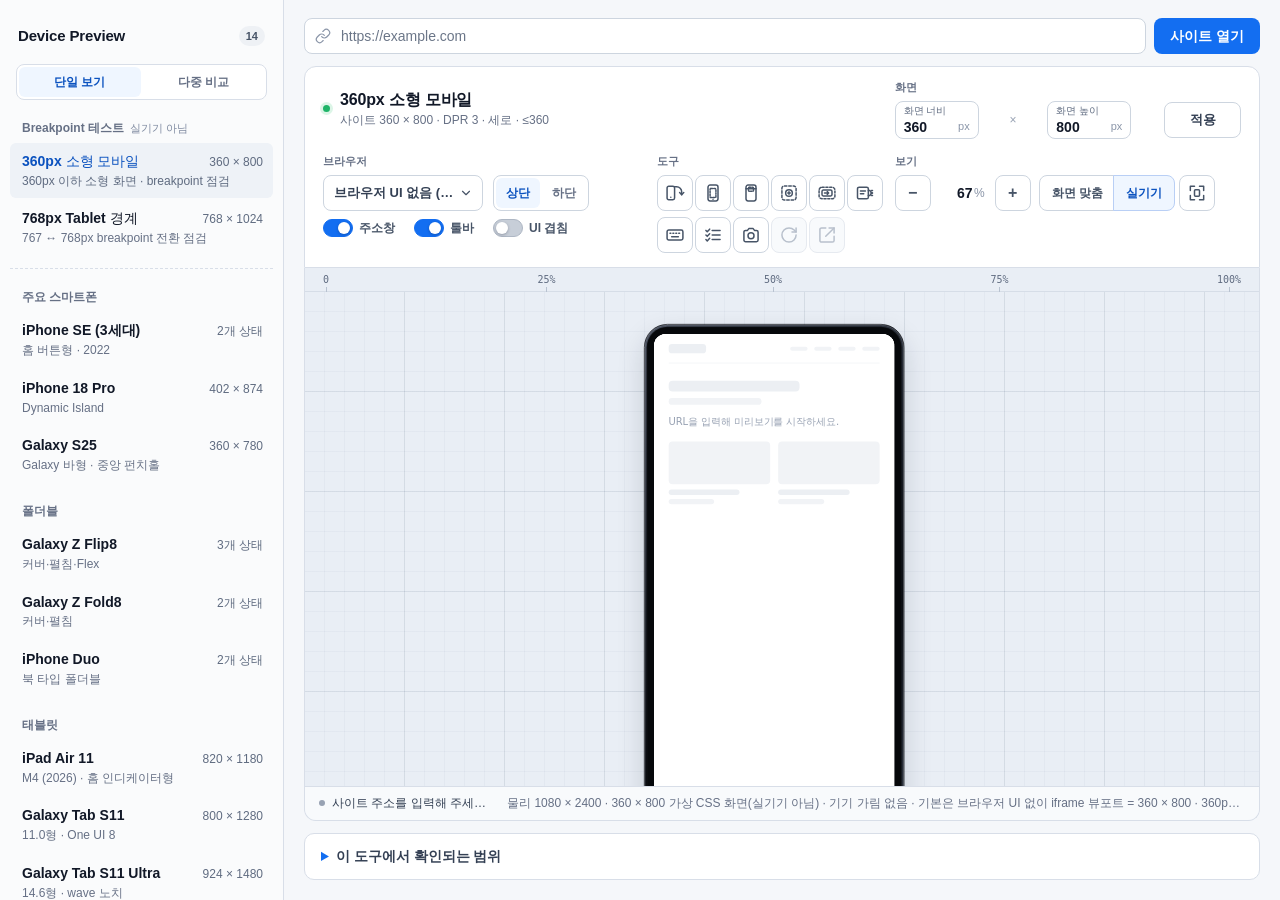
<file: index.html>
<!DOCTYPE html>
<html lang="ko">
<head>
  <meta charset="UTF-8">
  <meta name="viewport" content="width=device-width, initial-scale=1.0">
  <meta name="description" content="사이트를 여러 모바일·폴더블 CSS 뷰포트에서 확인하는 반응형 퍼블리싱 테스트 도구">
  <meta name="theme-color" content="#111827">
  <title>반응형 테스트랩</title>
  <link rel="icon" type="image/svg+xml" href="favicon.svg">
  <link rel="stylesheet" href="./styles.css">
</head>
<body>
  <a class="skip_link" href="#previewMain">미리보기 영역으로 건너뛰기</a>
  <div class="app_shell">
    <div class="workspace">
      <aside class="device_panel" aria-labelledby="deviceTitle">
        <!-- 좌측 패널 머리 = 제품명(이전 상단 header 의 브랜드). 패널 이름 "테스트 기기" 는 aside 의 접근성 이름으로만 유지 -->
        <div class="panel_head">
          <h1 class="brand_name">Device Preview</h1>
          <h2 class="sr_only" id="deviceTitle">테스트 기기</h2>
          <span class="device_count" id="deviceCount">0</span>
        </div>
        <!-- 보기 모드: 단일 보기(버튼 목록) / 다중 비교(체크박스 목록, 최대 4개) -->
        <fieldset class="mode_controls" id="viewModeControls">
          <legend class="sr_only">보기 모드</legend>
          <label><input type="radio" name="viewMode" value="single" checked><span>단일 보기</span></label>
          <label><input type="radio" name="viewMode" value="compare"><span>다중 비교</span></label>
        </fieldset>

        <!-- 기기 목록은 app.js 의 devices 데이터로 렌더링됩니다. 단일 보기는 button, 다중 비교는 checkbox 로 렌더링. -->
        <nav class="device_nav" id="deviceNav" aria-label="기기 프리셋"></nav>
      </aside>

      <main class="preview_main" id="previewMain">
        <!-- 작업 영역 첫 줄 = 사이트 주소(이전 상단 header 의 URL 폼). 오류 문구는 이 줄 아래에 뜬다 -->
        <div class="site_bar">
          <form class="site_form" id="siteForm" novalidate>
            <label class="sr_only" for="siteUrl">테스트할 사이트 주소</label>
            <span class="url_icon" aria-hidden="true">
              <svg viewBox="0 0 24 24"><path d="M10 13a5 5 0 0 0 7.54.54l3-3a5 5 0 0 0-7.07-7.07l-1.72 1.71M14 11a5 5 0 0 0-7.54-.54l-3 3a5 5 0 0 0 7.07 7.07l1.71-1.71"/></svg>
            </span>
            <input type="url" id="siteUrl" placeholder="https://example.com" autocomplete="url" spellcheck="false" aria-describedby="urlHelp urlError">
            <button type="submit" class="btn_primary">사이트 열기</button>
          </form>
          <p class="sr_only" id="urlHelp">주소에 프로토콜이 없으면 HTTPS로 연결합니다.</p>
          <p class="form_error" id="urlError" role="alert" hidden></p>
        </div>
        <!-- 실행 환경 경고: 부모 문서의 classic 스크롤바 폭이 0 이 아닐 때만 JS 가 hidden 해제(정상 overlay 환경에서는 공간 없음) -->
        <p class="env_notice" id="envNotice" role="status" hidden>
          <span id="envNoticeText"></span>
          <a href="#envHelp" class="env_notice_link" id="envNoticeLink">실행 방법</a>
        </p>
        <section class="control_panel" aria-label="미리보기 설정">
          <div class="current_device">
            <span class="state_dot" aria-hidden="true"></span>
            <div>
              <strong id="currentDevice">360px 소형 모바일</strong>
              <span id="currentMeta">360 × 800 · 세로</span>
            </div>
          </div>

          <!-- 접힘/펼침 상태. 단일 보기에서 고를 상태가 하나뿐인 기기는 그룹 전체를 숨긴다(2026-11-09, 다중 비교의 "카드별 설정" 안내는 그대로). -->
          <fieldset class="fold_controls is_single" id="foldControls">
            <legend>화면 상태</legend>
            <div class="state_list" id="stateList"><span class="state_single">단일 화면</span></div>
          </fieldset>

          <!-- 그룹 제목(.ctrl_title) 은 시각 표시용 — 그룹 이름은 role="group" 의 aria-label 이 전달하므로 aria-hidden 으로 중복 낭독을 막는다 -->
          <div class="size_controls" role="group" aria-label="화면">
            <span class="ctrl_title" aria-hidden="true">화면</span>
            <div class="size_field">
              <label for="viewportWidth">화면 너비</label>
              <input type="number" id="viewportWidth" min="240" max="2560" step="1" value="390" inputmode="numeric">
              <span>px</span>
            </div>
            <span class="size_cross" aria-hidden="true">×</span>
            <div class="size_field">
              <label for="viewportHeight">화면 높이</label>
              <input type="number" id="viewportHeight" min="240" max="2560" step="1" value="844" inputmode="numeric">
              <span>px</span>
            </div>
            <button type="button" class="btn_apply" id="applySize">적용</button>
          </div>

          <!-- 브라우저 UI: 1행 브라우저 선택 · 주소창 위치, 2행 주소창 · 툴바 · UI 겹침 (grid-area 로 배치, DOM 순서는 탭 순서) -->
          <div class="browser_controls" role="group" aria-label="브라우저">
            <span class="ctrl_title" aria-hidden="true">브라우저</span>
            <label class="sr_only" for="browserSelect">브라우저 종류</label>
            <select class="browser_select" id="browserSelect"></select>
            <!-- Safari 상세 설정(2026-11-09): 실측 viewport 데이터가 있는 Safari(iPhone 18 Pro) · iPhone Duo 측면 레이아웃에서만 보인다(기존 safariControls 표시 조건 그대로). 아래 #safariControls 를 popover 로 연다 -->
            <button type="button" class="icon_btn safari_detail_btn" id="safariDetailBtn" aria-label="Safari 상세 설정" title="Safari 상세 설정 — 탭 레이아웃 · viewport-fit" aria-expanded="false" aria-controls="safariControls" hidden><svg viewBox="0 0 24 24" aria-hidden="true"><use href="#icon-sliders"/></svg></button>
            <!-- Safari 상세 설정 popover(2026-11-09): 탭 레이아웃 · viewport-fit. 위 #safariDetailBtn 으로 열고(버튼 바로 뒤에 두어 Tab 순서 = 버튼 → 설정 → 주소창), 닫혀 있으면 공간을 차지하지 않는다(absolute).
                 iframe 크기 계산에만 쓰이며 대상 사이트의 meta viewport 를 바꾸지 않는다. iPhone Duo 측면 레이아웃은 viewport-fit 만 -->
            <div class="safari_controls" id="safariControls" role="group" aria-labelledby="safariControlsTitle" hidden>
              <p class="safari_title" id="safariControlsTitle">Safari 상세 설정</p>
              <div class="safari_field" id="safariLayoutField">
                <span class="safari_label" aria-hidden="true">탭 레이아웃</span>
                <fieldset class="position_controls" title="iPhone 설정 &gt; 앱 &gt; Safari &gt; 탭 레이아웃 — iPhone 17 Pro 실기기 측정값으로 사이트 영역을 계산합니다">
                  <legend class="sr_only">Safari 탭 레이아웃</legend>
                  <label><input type="radio" name="safariLayout" value="compact" checked><span>하단형 (Compact)</span></label>
                  <label><input type="radio" name="safariLayout" value="top"><span>상단형 (Top)</span></label>
                </fieldset>
              </div>
              <div class="safari_field">
                <span class="safari_label" aria-hidden="true">viewport-fit</span>
                <fieldset class="position_controls" title="테스트 사이트의 meta viewport-fit 설정에 따른 미리보기 계산 — 기본(auto) 은 safe-area 를 뺀 폭(iPhone 가로 좌우 · iPhone Duo 측면 Safari UI 쪽 — Duo 는 기존 safe-area 데이터로 만든 시뮬레이션), cover 는 화면 전체 폭입니다(iframe 안의 meta 는 바꾸지 않음)">
                  <legend class="sr_only">대상 사이트 viewport-fit</legend>
                  <label><input type="radio" name="viewportFit" value="auto" checked><span>기본 (auto)</span></label>
                  <label><input type="radio" name="viewportFit" value="cover"><span>cover</span></label>
                </fieldset>
              </div>
            </div>
            <!-- Safari(macOS) 버전: MacBook 에서 데스크톱 Safari 를 고른 경우에만 표시. "Safari 호환성 검사" 의 기준 버전이며, 미리보기 렌더링 엔진(Chrome) 은 바뀌지 않는다 -->
            <div class="safari_version" id="safariVersionRow" hidden>
              <label class="seg_label" for="safariVersion">Safari 버전</label>
              <select class="safari_version_select" id="safariVersion" title="Safari 호환성 검사 기준 버전 — CSS 지원 데이터(MDN) 를 이 버전으로 비교합니다. 미리보기 렌더링은 Chrome 그대로입니다"></select>
            </div>
            <!-- 브라우저 설정 버튼: MacBook + Safari(macOS) 에서만 보인다(CSS). 아래 .browser_settings 를 popover 로 연다 -->
            <button type="button" class="browser_settings_btn" id="browserSettingsBtn" aria-expanded="false" aria-controls="browserSettings">
              <svg aria-hidden="true"><use href="#icon-sliders"></use></svg><span>설정</span>
            </button>
            <!-- 주소창 · 위치 · 툴바 · UI 겹침. 평소에는 display: contents 라 그룹 그리드에 그대로 배치되고, MacBook + Safari 에서만 같은 요소가 popover 로 보인다(컨트롤 복제 없음) -->
            <div class="browser_settings" id="browserSettings" role="group" aria-label="브라우저 설정">
              <label class="switch_control switch_address">
                <input type="checkbox" id="addressBarToggle" checked>
                <span>주소창</span>
              </label>
              <fieldset class="position_controls" id="urlPositionControls">
                <legend class="sr_only">주소창 위치 (세로 모드)</legend>
                <label><input type="radio" name="urlPosition" value="top"><span>상단</span></label>
                <label><input type="radio" name="urlPosition" value="bottom" checked><span>하단</span></label>
              </fieldset>
              <label class="switch_control switch_toolbar">
                <input type="checkbox" id="bottomBarToggle" checked>
                <span>툴바</span>
              </label>
              <label class="switch_control switch_overlay" title="브라우저 UI를 콘텐츠 위에 겹쳐 100vh·하단 고정 요소 가림을 확인합니다">
                <input type="checkbox" id="uiOverlayToggle" aria-describedby="overlayHelp">
                <span>UI 겹침</span>
              </label>
            </div>
            <span class="sr_only" id="overlayHelp">켜면 주소창과 툴바가 사이트 영역을 줄이지 않고 콘텐츠 위에 겹쳐 표시되어 100vh 기준 하단 가림을 확인할 수 있습니다.</span>
          </div>

          <!-- 아이콘 규칙: 24×24 viewBox · 전역 svg 스타일(outline, stroke 1.8, currentColor) · aria-hidden, 의미는 버튼 aria-label 이 전달.
               경로는 body 끝의 SVG sprite(<symbol>) 에 한 번만 정의하고 <use> 로 참조 (다중 비교 카드와 공유) -->
          <div class="tool_actions" role="group" aria-label="도구">
            <span class="ctrl_title" aria-hidden="true">도구</span>
            <button type="button" class="icon_btn" id="rotateBtn" aria-label="가로·세로 회전" aria-pressed="false" title="가로·세로 회전">
              <svg viewBox="0 0 24 24" aria-hidden="true"><use href="#icon-rotate"/></svg>
            </button>
            <button type="button" class="icon_btn" id="safeAreaBtn" aria-label="safe-area 가이드 표시" aria-pressed="false" title="safe-area 가이드 표시">
              <svg viewBox="0 0 24 24" aria-hidden="true"><use href="#icon-safe-area"/></svg>
            </button>
            <!-- 가림 검사(단일 보기): 위험 영역(하드웨어 컷아웃 · OS UI · 브라우저 UI · safe-area) 표시 + 같은 출처 페이지의 fixed / 붙어 있는 sticky 요소 겹침 자동 검사 -->
            <button type="button" class="icon_btn" id="occlusionBtn" aria-label="가림 검사" aria-pressed="false" title="가림 검사 — 위험 영역 표시 · fixed / sticky 요소 겹침 자동 검사(같은 출처 페이지만)">
              <svg viewBox="0 0 24 24" aria-hidden="true"><use href="#icon-occlusion"/></svg>
            </button>
            <!-- 터치 타깃 검사(2026-11-23, 가림 검사와 별개 · 독립 ON/OFF): 같은 출처 페이지의 버튼 · 링크 · 폼 컨트롤 크기와 간격을 WCAG 2.2 기준(2.5.8 최소 24 · 2.5.5 권장 44 CSS px) 으로 view 마다 검사 -->
            <button type="button" class="icon_btn touch_btn" id="touchBtn" aria-label="터치 타깃 검사" aria-pressed="false" title="터치 타깃 검사 — 버튼 · 링크 · 폼 컨트롤의 크기 · 간격(WCAG 2.2 최소 24 · 권장 44 CSS px, 같은 출처 페이지만)">
              <svg viewBox="0 0 24 24" aria-hidden="true"><use href="#icon-touch"/></svg>
            </button>
            <!-- 키보드·포커스 검사(2026-11-24, 다른 검사와 별개 · 독립 ON/OFF): 같은 출처 페이지의 Tab 대상 정적 검사 + 사용자가 실제로 누른 Tab 의 포커스 이동 관찰(자동 Tab · .focus() 없음). 가상 키보드 시뮬레이션과 무관 -->
            <button type="button" class="icon_btn" id="focusBtn" aria-label="키보드·포커스 검사" aria-pressed="false" title="키보드·포커스 검사 — Tab 대상 정적 검사 + 미리보기 안에서 직접 누른 Tab 의 포커스 이동 · 표시 · 가림 관찰(같은 출처 페이지만, 자동 Tab 없음)">
              <svg viewBox="0 0 24 24" aria-hidden="true"><use href="#icon-focus"/></svg>
            </button>
            <!-- 레이아웃 깨짐 검사(2026-11-24, 다른 검사와 별개 · 독립 ON/OFF): 같은 출처 페이지의 문서 가로 넘침 · viewport 이탈 · 부모 초과 · 잘림 후보. 사이트 CSS · DOM 은 바꾸지 않음 -->
            <button type="button" class="icon_btn" id="layoutBtn" aria-label="레이아웃 깨짐 검사" aria-pressed="false" title="레이아웃 깨짐 검사 — 문서 가로 넘침 · viewport 밖으로 나간 요소 · 부모를 넘는 콘텐츠 · 잘림 후보(같은 출처 페이지만, 사이트는 바꾸지 않음)">
              <svg viewBox="0 0 24 24" aria-hidden="true"><use href="#icon-layout"/></svg>
            </button>
            <!-- 가상 키보드 영역 시뮬레이션(2026-10-21): 실제 OS 키보드 에뮬레이션이 아니라 사용자 조절 높이의 하단 영역(화면 축소 / 겹침). MacBook 에서는 CSS 로 숨김 · 켜짐 상태는 저장하지 않음 -->
            <button type="button" class="icon_btn keyboard_btn" id="keyboardBtn" aria-label="가상 키보드 영역 시뮬레이션" aria-pressed="false" title="가상 키보드 영역 시뮬레이션 — 실제 OS 키보드가 아니라, 사용자가 정한 높이만큼 화면 아래를 줄이거나 가리는 테스트 영역">
              <svg viewBox="0 0 24 24" aria-hidden="true"><use href="#icon-keyboard"/></svg>
            </button>
            <!-- Safari 호환성 검사(2026-10-15, 가림 검사와 별개): 같은 출처 페이지의 CSS 를 선택한 Safari 버전의 지원 데이터(MDN browser-compat-data) 와 비교. 데스크톱 Safari(MacBook) 단일 보기에서만 사용 -->
            <button type="button" class="icon_btn compat_btn" id="compatBtn" aria-label="Safari 호환성 검사" aria-pressed="false" title="Safari 호환성 검사 — MacBook 에서 Safari 를 고르면 사용할 수 있습니다" disabled>
              <svg viewBox="0 0 24 24" aria-hidden="true"><use href="#icon-compat"/></svg>
            </button>
            <!-- 테스트 상태 프리셋(2026-11-09): 이미 있는 설정(UI 겹침 · safe-area · 가상 키보드 · 가림 검사) 을 자주 쓰는 조합으로 한 번에 적용한다.
                 새 상태 · 저장 키 없음 — 선택 표시는 실제 현재 설정으로 판정. 목록은 버튼 아래 작은 popover(.preset_menu, 닫혀 있으면 공간 없음) -->
            <button type="button" class="icon_btn preset_btn" id="presetBtn" aria-label="테스트 상태 프리셋" title="테스트 상태 프리셋" aria-expanded="false" aria-controls="presetMenu">
              <svg viewBox="0 0 24 24" aria-hidden="true"><use href="#icon-presets"/></svg>
            </button>
            <div class="preset_menu" id="presetMenu" role="group" aria-labelledby="presetMenuTitle" hidden>
              <p class="preset_title" id="presetMenuTitle">테스트 상태</p>
              <button type="button" class="preset_item" data-preset="basic"><span class="preset_name">기본</span><span class="preset_hint">테스트용 표시 모두 끔</span></button>
              <button type="button" class="preset_item" data-preset="overlay"><span class="preset_name">브라우저 UI 겹침</span><span class="preset_hint">주소창 · 툴바를 콘텐츠 위에 겹침</span></button>
              <button type="button" class="preset_item" data-preset="safe"><span class="preset_name">Safe Area</span><span class="preset_hint">safe-area 가이드 켬</span></button>
              <button type="button" class="preset_item" data-preset="kb-resize"><span class="preset_name">키보드 · 화면 축소</span><span class="preset_hint">가상 키보드 켬 · 화면 축소</span></button>
              <button type="button" class="preset_item" data-preset="kb-overlay"><span class="preset_name">키보드 · 겹침</span><span class="preset_hint">가상 키보드 켬 · 겹침</span></button>
              <button type="button" class="preset_item" data-preset="occlusion"><span class="preset_name">가림 영역 검사</span><span class="preset_hint">가림 검사 켬</span></button>
            </div>
            <!-- 스크린샷 저장(2026-11-02 · 2026-11-03 풀페이지): 브라우저 탭 캡처로 기기마다 사이트 전체(문서 위 → 아래) 를 스크롤하며 이어 붙인 PNG 를 저장. 다중 비교는 카드마다 따로 -->
            <button type="button" class="icon_btn" id="captureBtn" aria-label="풀페이지 스크린샷 저장" title="풀페이지 스크린샷 저장 — 기기마다 사이트 전체를 스크롤하며 이어 붙인 PNG(다중 비교는 기기별 파일). 브라우저가 화면 공유 대상을 물으면 이 탭을 선택하세요">
              <svg viewBox="0 0 24 24" aria-hidden="true"><use href="#icon-camera"/></svg>
            </button>
            <button type="button" class="icon_btn" id="refreshBtn" aria-label="미리보기 새로고침" title="미리보기 새로고침" disabled>
              <svg viewBox="0 0 24 24" aria-hidden="true"><use href="#icon-refresh"/></svg>
            </button>
            <a class="icon_btn is_disabled" id="openLink" href="#" target="_blank" rel="noopener noreferrer" aria-label="사이트를 새 창에서 열기" title="사이트를 새 창에서 열기" aria-disabled="true" tabindex="-1">
              <svg viewBox="0 0 24 24" aria-hidden="true"><use href="#icon-external"/></svg>
            </a>
          </div>

          <!-- 보기 그룹: 표시 배율(도구 그룹 다음 → 탭 순서 도구 → 보기) -->
          <div class="view_controls" role="group" aria-label="보기">
            <span class="ctrl_title" aria-hidden="true">보기</span>
            <!-- 표시 배율: 기기 프레임 전체의 시각적 배율(transform: scale) 만 바꾼다. iframe CSS 뷰포트·미디어 쿼리·DPR 은 변하지 않는다.
                 100% = 기기 CSS 1px 을 PC 브라우저 CSS 1px 로 1:1 표시(물리 크기 아님). '실기기' 만 공개 화면 크기(inch) 기준 물리 근사 배율 -->
            <fieldset class="scale_controls" aria-describedby="scaleHelp">
              <legend class="sr_only">미리보기 표시 배율</legend>
              <button type="button" class="scale_btn" id="scaleDownBtn" aria-label="표시 배율 5% 줄이기" title="−5%">−</button>
              <label class="scale_field" title="표시 배율 (25~200%, 5% 단위). 100% = 기기 CSS 1:1 — 실제 기기 물리 크기가 아닙니다">
                <span class="sr_only">표시 배율 (%)</span>
                <input type="text" id="scaleInput" value="100" inputmode="numeric" pattern="[0-9]*" maxlength="3" autocomplete="off" aria-valuemin="25" aria-valuemax="200">
                <span class="scale_unit" aria-hidden="true">%</span>
              </label>
              <button type="button" class="scale_btn" id="scaleUpBtn" aria-label="표시 배율 5% 키우기" title="+5%">+</button>
              <button type="button" class="scale_mode" id="scaleFitBtn" aria-pressed="false" title="미리보기 영역에 기기 전체가 들어오도록 자동 축소 (창 크기·기기 변경 시 재계산)">화면 맞춤</button>
              <button type="button" class="scale_mode" id="scaleDeviceBtn" aria-pressed="false" title="공개 화면 크기(inch)로 계산한 실기기 물리 크기 근사 (모니터·Windows 배율에 따라 오차)">실기기</button>
            </fieldset>
            <p class="sr_only" id="scaleHelp">100%는 기기 CSS 픽셀을 PC 브라우저 CSS 픽셀과 1:1로 표시하는 배율입니다. 실제 기기의 물리 크기가 아니며, iframe 뷰포트와 미디어 쿼리 결과는 배율과 무관합니다. 수동 배율은 창 크기가 바뀌어도 유지됩니다.</p>
            <!-- 기기만 보기: 주변 UI 를 숨기고 미리보기 스테이지만 창 전체에 둔다(배율 모드는 그대로). 전용 보기에서는 같은 버튼이 CSS 로 화면 우측 상단에 고정되어 "전체 UI 보기" 로 쓰인다 -->
            <button type="button" class="icon_btn device_only_btn" id="deviceOnlyBtn" aria-pressed="false" title="기기만 보기 — 주변 UI 를 숨기고 미리보기를 창 전체로">
              <svg viewBox="0 0 24 24" aria-hidden="true"><use href="#icon-device-only"/></svg>
              <span class="device_only_label">기기만 보기</span>
            </button>
          </div>
          <p class="size_error" id="sizeError" role="alert" hidden></p>
        </section>

        <section class="preview_area" id="previewArea" aria-labelledby="previewTitle" data-view-mode="single">
          <h2 class="sr_only" id="previewTitle">사이트 반응형 미리보기</h2>
          <div class="ruler_top" aria-hidden="true"><span>0</span><span>25%</span><span>50%</span><span>75%</span><span>100%</span></div>
          <!-- 다중 비교 모드 전용 바: 선택 개수(라이브 리전) · 동기화 옵션 · 안내 -->
          <div class="compare_bar" id="compareBar" hidden>
            <span class="compare_count" id="compareCount" aria-live="polite">비교 기기 0 / 4</span>
            <fieldset class="sync_controls">
              <legend class="sr_only">동기화 옵션</legend>
              <label class="switch_control"><input type="checkbox" id="syncScroll" checked aria-describedby="compareNote"><span>스크롤 동기화</span></label>
              <label class="switch_control"><input type="checkbox" id="syncRotate" checked><span>회전 동기화</span></label>
              <label class="switch_control"><input type="checkbox" id="syncRefresh" checked><span>새로고침 동기화</span></label>
              <label class="switch_control"><input type="checkbox" id="syncNavigate" checked aria-label="페이지 이동 동기화"><span>페이지 이동</span></label>
            </fieldset>
            <span class="compare_note" id="compareNote"></span>
          </div>
          <div class="preview_stage" id="previewStage">
            <!-- 단일 보기: 기기 셸은 #deviceShellTemplate 에서 생성되어 이 컨테이너에 들어갑니다 (id 는 JS 가 부여). -->
            <div class="preview_mount" id="previewMount"></div>
            <!-- 다중 비교: 선택한 기기마다 #compareItemTemplate 을 복제해 CSS Grid 로 배치 -->
            <div class="compare_grid" id="compareGrid" hidden></div>
            <p class="compare_empty" id="compareEmpty" hidden>왼쪽 기기 목록에서 비교할 기기를 최대 4개까지 선택해 주세요.</p>
          </div>
          <div class="preview_footer">
            <div class="load_status" aria-live="polite">
              <span class="status_icon" aria-hidden="true"></span>
              <span id="frameStatus">사이트 주소를 입력해 주세요.</span>
            </div>
            <!-- 가림 검사 결과 한 줄(검사를 켰을 때만 표시) -->
            <span class="occlusion_status" id="occlusionStatus" hidden>
              <span class="occlusion_text" id="occlusionText"></span>
              <button type="button" class="occlusion_recheck" id="occlusionListBtn" aria-expanded="false" aria-controls="occlusionList" hidden>결과 보기</button>
              <button type="button" class="occlusion_recheck" id="occlusionRecheck">다시 검사</button>
              <button type="button" class="occlusion_recheck" id="occlusionCopy">리포트 복사</button>
            </span>
            <!-- 가림 요소 목록(같은 출처 검사 결과가 있을 때만). 항목을 누르면 미리보기의 가림 레이어 위에 그 요소의 현재 위치를 잠시 강조한다(사이트 DOM 은 건드리지 않음) -->
            <div class="occlusion_list" id="occlusionList" role="region" aria-label="가림 요소 목록" hidden>
              <ol class="occlusion_items" id="occlusionItems"></ol>
              <p class="occlusion_list_note" id="occlusionListNote" aria-live="polite"></p>
            </div>
            <!-- 리포트 직접 복사(클립보드 API · execCommand 가 모두 막혔을 때만): 이미 만든 리포트 문자열만 담는다 -->
            <div class="occlusion_list occlusion_copy_box" id="occlusionCopyBox" role="region" aria-label="가림 검사 리포트 직접 복사" hidden>
              <p class="occlusion_list_note">자동 복사가 막혔습니다 — 아래 내용을 선택해 직접 복사해 주세요.</p>
              <textarea class="occlusion_copy_text" id="occlusionCopyText" readonly rows="10" aria-label="가림 검사 리포트"></textarea>
              <button type="button" class="occlusion_recheck" id="occlusionCopyClose">닫기</button>
            </div>
            <!-- 터치 타깃 검사 결과 한 줄 · 목록 · 직접 복사 상자(가림 검사와 같은 모양 · 자리, 별도 기능) -->
            <span class="occlusion_status touch_status" id="touchStatus" hidden>
              <span class="occlusion_text" id="touchText"></span>
              <button type="button" class="occlusion_recheck" id="touchListBtn" aria-expanded="false" aria-controls="touchList" hidden>결과 보기</button>
              <button type="button" class="occlusion_recheck" id="touchRecheck">다시 검사</button>
              <button type="button" class="occlusion_recheck" id="touchCopy">리포트 복사</button>
            </span>
            <div class="occlusion_list touch_list" id="touchList" role="region" aria-label="터치 타깃 검사 결과" hidden>
              <ol class="occlusion_items" id="touchItems"></ol>
              <p class="occlusion_list_note" id="touchListNote" aria-live="polite"></p>
            </div>
            <div class="occlusion_list occlusion_copy_box" id="touchCopyBox" role="region" aria-label="터치 타깃 검사 리포트 직접 복사" hidden>
              <p class="occlusion_list_note">자동 복사가 막혔습니다 — 아래 내용을 선택해 직접 복사해 주세요.</p>
              <textarea class="occlusion_copy_text" id="touchCopyText" readonly rows="10" aria-label="터치 타깃 검사 리포트"></textarea>
              <button type="button" class="occlusion_recheck" id="touchCopyClose">닫기</button>
            </div>
            <!-- 키보드·포커스 검사 결과 한 줄 · 목록 · 직접 복사 상자(가림 · 터치 검사와 같은 모양 · 자리, 별도 기능) -->
            <span class="occlusion_status focus_status" id="focusStatus" hidden>
              <span class="occlusion_text" id="focusText"></span>
              <button type="button" class="occlusion_recheck" id="focusOrderBtn" aria-pressed="false" title="Tab 순서 번호를 미리보기 위에 표시">순서 보기</button>
              <button type="button" class="occlusion_recheck" id="focusListBtn" aria-expanded="false" aria-controls="focusList" hidden>결과 보기</button>
              <button type="button" class="occlusion_recheck" id="focusRecheck">다시 검사</button>
              <button type="button" class="occlusion_recheck" id="focusCopy">리포트 복사</button>
            </span>
            <div class="occlusion_list focus_list" id="focusList" role="region" aria-label="키보드·포커스 검사 결과" hidden>
              <ol class="occlusion_items" id="focusItems"></ol>
              <p class="occlusion_list_note" id="focusListNote" aria-live="polite"></p>
            </div>
            <div class="occlusion_list occlusion_copy_box" id="focusCopyBox" role="region" aria-label="키보드·포커스 검사 리포트 직접 복사" hidden>
              <p class="occlusion_list_note">자동 복사가 막혔습니다 — 아래 내용을 선택해 직접 복사해 주세요.</p>
              <textarea class="occlusion_copy_text" id="focusCopyText" readonly rows="10" aria-label="키보드·포커스 검사 리포트"></textarea>
              <button type="button" class="occlusion_recheck" id="focusCopyClose">닫기</button>
            </div>
            <!-- 레이아웃 깨짐 검사 결과 한 줄 · 목록 · 직접 복사 상자(다른 검사와 같은 모양 · 자리, 별도 기능) -->
            <span class="occlusion_status layout_status" id="layoutStatus" hidden>
              <span class="occlusion_text" id="layoutText"></span>
              <button type="button" class="occlusion_recheck" id="layoutListBtn" aria-expanded="false" aria-controls="layoutList" hidden>결과 보기</button>
              <button type="button" class="occlusion_recheck" id="layoutRecheck">다시 검사</button>
              <button type="button" class="occlusion_recheck" id="layoutCopy">리포트 복사</button>
            </span>
            <div class="occlusion_list layout_list" id="layoutList" role="region" aria-label="레이아웃 깨짐 검사 결과" hidden>
              <ol class="occlusion_items" id="layoutItems"></ol>
              <p class="occlusion_list_note" id="layoutListNote" aria-live="polite"></p>
            </div>
            <div class="occlusion_list occlusion_copy_box" id="layoutCopyBox" role="region" aria-label="레이아웃 깨짐 검사 리포트 직접 복사" hidden>
              <p class="occlusion_list_note">자동 복사가 막혔습니다 — 아래 내용을 선택해 직접 복사해 주세요.</p>
              <textarea class="occlusion_copy_text" id="layoutCopyText" readonly rows="10" aria-label="레이아웃 깨짐 검사 리포트"></textarea>
              <button type="button" class="occlusion_recheck" id="layoutCopyClose">닫기</button>
            </div>
            <!-- Safari 호환성 검사 결과 한 줄 · 결과 목록(가림 검사와 같은 모양, 별도 기능) -->
            <span class="occlusion_status compat_status" id="compatStatus" hidden>
              <span class="occlusion_text" id="compatText"></span>
              <button type="button" class="occlusion_recheck" id="compatListBtn" aria-expanded="false" aria-controls="compatList" hidden>결과 보기</button>
              <button type="button" class="occlusion_recheck" id="compatRecheck">다시 검사</button>
            </span>
            <div class="occlusion_list compat_list" id="compatList" role="region" aria-label="Safari 호환성 검사 결과" hidden>
              <p class="compat_note" id="compatNote"></p>
              <ol class="compat_items" id="compatItems"></ol>
            </div>
            <!-- 가상 키보드 상태 한 줄 · 설정(키보드를 켰을 때만) -->
            <span class="occlusion_status keyboard_status" id="keyboardStatus" hidden>
              <span class="occlusion_text" id="keyboardText"></span>
              <button type="button" class="occlusion_recheck" id="keyboardSettingsBtn" aria-expanded="false" aria-controls="keyboardSettings">설정</button>
            </span>
            <div class="occlusion_list keyboard_settings" id="keyboardSettings" role="group" aria-label="가상 키보드 설정" hidden>
              <p class="keyboard_settings_title">가상 키보드 <span>시뮬레이션</span></p>
              <fieldset class="position_controls keyboard_mode">
                <legend class="sr_only">키보드가 차지하는 방식</legend>
                <label title="키보드 높이만큼 사이트 viewport(iframe) 높이를 줄입니다 — 100vh · fixed bottom 이 줄어든 화면에 맞춰지는지 확인"><input type="radio" name="keyboardMode" value="resize" checked><span>화면 축소</span></label>
                <label title="사이트 크기는 그대로 두고 키보드 영역만 화면 아래를 덮습니다 — 하단 fixed 요소 · 입력창이 가려지는지 확인"><input type="radio" name="keyboardMode" value="overlay"><span>겹침</span></label>
              </fieldset>
              <label class="keyboard_height">
                <span>높이(사용자 조절값)</span>
                <input type="number" id="keyboardHeight" min="80" max="900" step="10" inputmode="numeric" aria-describedby="keyboardNote">
                <span>px</span>
              </label>
              <p class="keyboard_note" id="keyboardNote" aria-live="polite"></p>
            </div>
            <span id="presetNote">일반형 iPhone 반응형 점검값</span>
          </div>
        </section>

        <details class="test_notice">
          <summary>이 도구에서 확인되는 범위</summary>
          <div class="notice_content">
            <p><strong>확인 가능</strong> 기기별 CSS 화면과 사이트 표시 영역, 물리 해상도·DPR 정보, 미디어쿼리, 줄바꿈, 레이아웃, 가로 스크롤, 브라우저 상태바·주소창·툴바·홈 인디케이터에 의해 줄어드는 영역, 가로 모드에서 safe-area 만큼 줄어드는 폭(iOS Safari·Android Chrome 기본 동작)</p>
            <p><strong>브라우저 UI</strong> Safari·Chrome·Samsung Internet 의 일반적인 UI 높이를 바탕으로 한 근사치입니다. 주소창 스위치를 끄면 스크롤로 URL 바가 숨은 상태(상태바·홈 인디케이터는 유지)가 됩니다. <strong>UI 겹침</strong>을 켜면 URL 바와 툴바가 사이트 영역을 줄이지 않고 콘텐츠 위에 겹쳐지므로, 실기기에서 <code>100vh</code>·하단 고정 요소가 브라우저 UI에 가려지는 현상을 확인할 수 있습니다.</p>
            <p><strong>다중 비교</strong> 왼쪽 상단에서 ‘다중 비교’를 선택하면 기기를 최대 4개까지 체크해 나란히 볼 수 있습니다. URL·새로고침·회전·브라우저 UI·주소창 위치·safe-area 가이드·배율은 모든 기기에 함께 적용되고, 카드마다 회전·새로고침·화면 상태·제거를 개별로 조작할 수 있습니다. <strong>스크롤 동기화</strong>는 각 문서의 스크롤 비율(scrollTop ÷ 스크롤 가능 높이)로 맞추며, 브라우저 보안 정책상 이 도구와 <em>같은 출처(same-origin)</em>에서 열린 페이지에서만 동작합니다.</p>
            <p><strong>safe-area 가이드</strong> iframe 안의 페이지는 <code>env(safe-area-inset-*)</code> 값을 받을 수 없으므로, 노치·다이내믹 아일랜드·펀치홀·홈 인디케이터가 차지하는 영역을 빗금 가이드로 표시합니다. 가이드와 겹치는 콘텐츠는 실기기에서 가려질 수 있습니다.</p>
            <p><strong>실기기 배율</strong> 공개된 화면 크기와 CSS 뷰포트를 기준으로 계산한 물리 크기 근사값입니다. 모니터 크기와 운영체제 배율에 따라 실제 크기와 차이가 날 수 있습니다.</p>
            <p id="envHelp"><strong>실행 환경</strong> Windows 기본 스크롤바는 미리보기 화면 안의 콘텐츠 폭을 차지해 실제 휴대폰보다 좁게 배치됩니다(예: 360 기기에서 345). <code>device_preview</code> 폴더를 VS Code 로 열고 Go Live 로 실행하면 전용 Chrome 창이 overlay 스크롤바 모드(<code>--enable-features=OverlayScrollbar</code>)로 열려 실기기와 같은 폭으로 표시됩니다. 상단에 실행 환경 경고가 보이면 현재 결과의 콘텐츠 폭이 실기기와 다를 수 있습니다.</p>
            <p><strong>실기기 확인 필요</strong> iframe에서 바꿀 수 없는 UA, 실제 DPR 렌더링, 터치·<code>hover</code>·<code>pointer</code> 미디어, safe-area 환경변수, <code>dvh/svh/lvh</code> 단위, 대상 페이지의 <code>&lt;meta name="viewport"&gt;</code> 처리, 실제 OS 가상 키보드(도구의 키보드 버튼은 사용자 조절 높이의 근사 시뮬레이션), 브라우저 자동 숨김, 실제 힌지·화면 분할 API. 스크롤바는 위 ‘실행 환경’을 참고하세요.</p>
            <p>브라우저 UI와 검은 노치·카메라·접힘선은 콘텐츠와 가시 영역을 확인하기 위한 시각적 근사치이므로 최종 검수는 실기기에서 진행해 주세요.</p>
            <p>화면이 비어 있다면 대상 사이트가 <code>X-Frame-Options</code> 또는 <code>CSP frame-ancestors</code>로 iframe 표시를 막은 경우일 수 있습니다. 이때는 오른쪽 위 새 창 버튼으로 확인해 주세요.</p>
          </div>
        </details>
      </main>
    </div>
  </div>

  <!-- 컨트롤 아이콘 sprite: 24×24, outline. 컨트롤 패널과 다중 비교 카드가 <use href="#icon-…"> 로 공유 -->
  <svg class="icon_sprite" aria-hidden="true" focusable="false" style="position:absolute;width:0;height:0;overflow:hidden">
    <!-- 회전: 세로 스마트폰 + 시계 방향 회전 화살표 -->
    <symbol id="icon-rotate" viewBox="0 0 24 24"><rect x="2.5" y="4" width="9" height="16" rx="2"/><path d="M7 17h.01"/><path d="M11.5 4.5h2.5a6 6 0 0 1 6 6V14"/><path d="M17.5 11.5 20 14l2.5-2.5"/></symbol>
    <!-- safe-area 가이드: 스마트폰 + 안쪽 점선 안전 영역 -->
    <symbol id="icon-keyboard" viewBox="0 0 24 24"><rect x="2.5" y="6" width="19" height="12" rx="2"/><path d="M6 10h1M9.5 10h1M13 10h1M16.5 10h1M8 14h8"/></symbol>
    <symbol id="icon-focus" viewBox="0 0 24 24"><rect x="2.5" y="5" width="19" height="14" rx="3.5" stroke-dasharray="2.6 2"/><rect x="6" y="8.5" width="12" height="7" rx="1.6"/><path d="M9 12h5M12.3 10.3 14 12l-1.7 1.7"/></symbol>
    <symbol id="icon-layout" viewBox="0 0 24 24"><rect x="3" y="5" width="13" height="14" rx="2"/><path d="M16 9h5M16 15h5" stroke-dasharray="2 1.8"/><path d="m18.5 10.5 2.5 1.5-2.5 1.5"/><path d="M6.5 9.5h6M6.5 13h4"/></symbol>
    <symbol id="icon-touch" viewBox="0 0 24 24"><rect x="3.5" y="3.5" width="17" height="17" rx="3" stroke-dasharray="3 2.2"/><circle cx="12" cy="12" r="4"/><path d="M12 10.5v3M10.5 12h3"/></symbol>
    <symbol id="icon-occlusion" viewBox="0 0 24 24"><rect x="6" y="2.5" width="12" height="19" rx="2.5"/><path d="M6 7h12"/><rect x="9" y="5" width="6" height="5" rx="1" stroke-dasharray="2 1.5"/></symbol>
    <symbol id="icon-safe-area" viewBox="0 0 24 24"><rect x="6" y="2.5" width="12" height="19" rx="2.5"/><rect x="8.5" y="6.5" width="7" height="11" rx="1" stroke-dasharray="2 1.5"/><path d="M12 19.5h.01"/></symbol>
    <!-- 새로고침: 단일 시계 방향 화살표 -->
    <symbol id="icon-camera" viewBox="0 0 24 24"><path d="M3.5 8.5a2 2 0 0 1 2-2h2.3l1.6-2.2h5.2l1.6 2.2h2.3a2 2 0 0 1 2 2V18a2 2 0 0 1-2 2h-13a2 2 0 0 1-2-2z"/><circle cx="12" cy="13" r="3.6"/></symbol>
    <symbol id="icon-refresh"viewBox="0 0 24 24"><path d="M20.5 12a8.5 8.5 0 1 1-8.5-8.5c2.4 0 4.6.98 6.2 2.6L20.5 8.4"/><path d="M20.5 3.5v4.9h-4.9"/></symbol>
    <!-- 새 창: 사각형 + 우상향 화살표 -->
    <symbol id="icon-compat" viewBox="0 0 24 24"><path d="m8 7-5 5 5 5"/><path d="m16 7 5 5-5 5"/><path d="m9.5 12.5 2 2 3.5-4.5"/></symbol>
    <symbol id="icon-device-only" viewBox="0 0 24 24"><path d="M4 9V4h5"/><path d="M15 4h5v5"/><path d="M20 15v5h-5"/><path d="M9 20H4v-5"/><rect x="9" y="8" width="6" height="8" rx="1.2"/></symbol>
    <symbol id="icon-external" viewBox="0 0 24 24"><path d="M14.5 3.5h6v6"/><path d="M10.5 13.5l10-10"/><path d="M20.5 13.5v5a2 2 0 0 1-2 2h-13a2 2 0 0 1-2-2v-13a2 2 0 0 1 2-2h5"/></symbol>
    <!-- 제거: X -->
    <symbol id="icon-presets" viewBox="0 0 24 24"><path d="M11 6.5h9.5M11 12h9.5M11 17.5h9.5"/><path d="m3.5 6.5 1.6 1.6L8 5"/><path d="m3.5 12 1.6 1.6L8 10.5"/><path d="m3.5 17.5 1.6 1.6L8 16"/></symbol>
    <symbol id="icon-sliders" viewBox="0 0 24 24"><path d="M4 7h9M17 7h3M4 17h3M11 17h9"/><circle cx="15" cy="7" r="2"/><circle cx="9" cy="17" r="2"/></symbol>
    <symbol id="icon-close" viewBox="0 0 24 24"><path d="M6 6l12 12M18 6 6 18"/></symbol>
  </svg>

  <!--
    기기 셸 템플릿 (단일 보기·다중 비교 공용). app.js 의 mountShell() 이 복제한다.
    screen_wrap: 6행 grid (상태바 / 상단 URL / 사이트 / 하단 URL / 툴바 / 홈 인디케이터) × 3열 (좌 safe-area / 사이트 / 우 safe-area).
    각 밴드의 행 높이는 app.js 가 CSS 변수로 지정하고, 0px 밴드는 hidden 처리된다.
  -->
  <template id="deviceShellTemplate">
    <div class="device_shell" data-frame="neutral" data-cutout="none" data-hinge="none" data-orientation="portrait" data-safe-guide="false">
      <div class="frame_detail" aria-hidden="true">
        <span class="frame_speaker"></span>
        <span class="frame_camera"></span>
        <span class="frame_sensor"></span>
        <span class="home_button"></span>
        <span class="side_key key_volume"></span>
        <span class="side_key key_power"></span>
        <!-- 데이터 기반 키(controls.keys) 전용: 두 번째 볼륨 키 · 액션 버튼 · 커넥터 슬롯(controls.port). family 기본 키 배치에서는 표시되지 않음 -->
        <span class="side_key side_key_extra key_volume_b"></span>
        <span class="side_key side_key_extra key_action"></span>
        <span class="frame_port"></span>
        <!-- 힌지 커버: frameProfiles[*].hingeBody. spine(접힌 북타입의 스파인, 셸 바깥) / seam(펼침 상태 테두리 접합선). 바디·디스플레이·접힘선과 별개 레이어 -->
        <span class="hinge_body"></span>
      </div>
      <div class="screen_wrap" data-browser="android-chrome" data-platform="any" data-url-position="top" data-ui-mode="shrink">
        <!-- OS 상태바(시간·신호·Wi-Fi·배터리). 플랫폼별 표시는 app.js updateStatusBar() 가 data-status-* 로 지정.
             아이콘은 자체 SVG: 동일한 높이 체계(--status-icon-size) · currentColor · 셀룰러는 bars(iOS)/wedge(Android) 중 CSS 로 선택 -->
        <div class="ui_band band_status" aria-hidden="true">
          <span class="status_time">9:41</span>
          <span class="status_icons">
            <svg class="sb_icon icon_cellular" viewBox="0 0 18 12">
              <!-- iOS 4막대: 높이 비 .38/.555/.80/1 = Apple iOS 26(iPhone 16 Pro) · iOS 15(SE) 공식 이미지 공통 실측(2026-10-07; 이전 3.5/6/8.8/12) · bars = 피치 4.9(SE 실측 4.5pt @11 과 일치) · bars-wide = iOS 26 iPhone 피치 5.35 · 막대 3.3(viewBox 19.35×12) -->
              <g class="cellular_bars"><rect x="0" y="7.45" width="3.2" height="4.55" rx=".9"/><rect x="4.9" y="5.35" width="3.2" height="6.65" rx=".9"/><rect x="9.8" y="2.4" width="3.2" height="9.6" rx=".9"/><rect x="14.7" y="0" width="3.2" height="12" rx=".9"/></g>
              <!-- bars-high: 막대 폭·피치는 bars 와 같고 짧은 막대가 높다(높이 비 .472/.627/.813/1) — iPhone 18 Pro 공식 이미지 2장 실측(2026-10-08), 프로필 cellularStyle 로만 선택 -->
              <g class="cellular_bars_high"><rect x="0" y="6.34" width="3.2" height="5.66" rx=".9"/><rect x="4.9" y="4.48" width="3.2" height="7.52" rx=".9"/><rect x="9.8" y="2.24" width="3.2" height="9.76" rx=".9"/><rect x="14.7" y="0" width="3.2" height="12" rx=".9"/></g>
              <g class="cellular_bars_wide"><rect x="0" y="7.45" width="3.3" height="4.55" rx=".9"/><rect x="5.35" y="5.35" width="3.3" height="6.65" rx=".9"/><rect x="10.7" y="2.4" width="3.3" height="9.6" rx=".9"/><rect x="16.05" y="0" width="3.3" height="12" rx=".9"/></g>
              <g class="cellular_wedge"><path class="wedge_bg" d="M17.2 0 0 12h17.2z"/><path class="wedge_fill" d="M17.2 3.4 4.9 12h12.3z"/></g>
              <!-- One UI 가는 4막대(viewBox 는 JS 가 0 0 11 12 로 바꿈): 사용자 Fold8 실기기 캡처(2.25px/CSS) 실측 — 막대 1.6 · 피치 3.13 · 높이 3.1/6.0/9.1/12 · 전체 11.1 (2026-10-07; 이전 막대 2.2 · 피치 2.95 는 S25 렌더 기준이라 막대가 굵었음) -->
              <g class="cellular_bars_thin"><rect x="0" y="8.9" width="1.6" height="3.1" rx=".8"/><rect x="3.13" y="6" width="1.6" height="6" rx=".8"/><rect x="6.27" y="2.9" width="1.6" height="9.1" rx=".8"/><rect x="9.4" y="0" width="1.6" height="12" rx=".8"/></g>
            </svg>
            <!-- Wi-Fi 형상은 OS 별로 다르다(data-wifi-style, viewBox 는 JS): arcs = 가는 호 3개(표준 Android·범용, 기존) · fan = iOS 90° 부채꼴 3조각(채움) · oneui = One UI 두꺼운 호 3개 + 점 -->
            <svg class="sb_icon icon_wifi" viewBox="0 0 17 12"><g class="wifi_arcs"><path d="M1.4 4.4a10.4 10.4 0 0 1 14.2 0"/><path d="M4.1 7.2a6.4 6.4 0 0 1 8.8 0"/><path d="M6.7 9.9a2.7 2.7 0 0 1 3.6 0"/></g><g class="wifi_fan"><path d="M8.5 11.65L5.67 8.82A4 4 0 0 1 11.33 8.82Z"/><path d="M4.29 7.44A5.95 5.95 0 0 1 12.71 7.44L13.98 6.17A7.75 7.75 0 0 0 3.02 6.17Z"/><path d="M1.75 4.9A9.55 9.55 0 0 1 15.25 4.9L16.49 3.66A11.3 11.3 0 0 0 .51 3.66Z"/></g><g class="wifi_oneui"><path d="M5.05 7.69A3.3 3.3 0 0 1 9.95 7.69"/><path d="M2.89 5.75A6.2 6.2 0 0 1 12.11 5.75"/><path d="M.92 3.98A8.85 8.85 0 0 1 14.08 3.98"/><circle cx="7.5" cy="9.9" r="1.05"/></g></svg>
            <span class="status_percent" hidden></span>
            <span class="status_pill" hidden></span>
            <svg class="sb_icon icon_battery" viewBox="0 0 27 13"><rect class="battery_body" x=".6" y=".6" width="22.8" height="11.8" rx="3.2"/><rect class="battery_fill" x="2.5" y="2.5" width="15.6" height="8" rx="1.7"/><path class="battery_tip" d="M25 4.3v4.4c.9-.3 1.5-1.1 1.5-2.2S25.9 4.6 25 4.3z"/></svg>
          </span>
        </div>
        <div class="ui_band band_url" aria-hidden="true">
          <!-- 태블릿 Chrome(tablet-chrome) 탭 줄 · 툴바 버튼 — Fold8 펼침 실기기 캡처 구조의 시각 표현(다른 브라우저에서는 숨김).
               비활성 탭은 중립 placeholder, 활성 탭 글자만 getDisplayUrl(view) 의 도메인 — 실제 탭 목록 · iframe 제목은 읽지 않음 -->
          <div class="tchrome_tabs">
            <span class="tchrome_tab"><i></i><b></b></span><span class="tchrome_tab"><i></i><b></b></span><span class="tchrome_tab"><i></i><b></b></span><span class="tchrome_tab"><i></i><b></b></span><span class="tchrome_tab"><i></i><b></b></span><span class="tchrome_tab"><i></i><b></b></span>
            <span class="tchrome_tab is_active"><span class="tchrome_fav"></span><span class="tchrome_title">example.com</span><span class="tchrome_close"><svg viewBox="0 0 24 24"><path d="m7 7 10 10M17 7 7 17"/></svg></span></span>
            <span class="tchrome_new"><svg viewBox="0 0 24 24"><path d="M12 5v14M5 12h14"/></svg></span>
          </div>
          <span class="tchrome_btn"><svg viewBox="0 0 24 24"><path d="m15 18-6-6 6-6"/></svg></span>
          <span class="tchrome_btn"><svg viewBox="0 0 24 24"><path d="m9 18 6-6-6-6"/></svg></span>
          <div class="browser_address">
            <span class="browser_lock">
              <svg viewBox="0 0 24 24"><rect x="5" y="10" width="14" height="10" rx="3"/><path d="M8 10V7a4 4 0 0 1 8 0v3"/></svg>
            </span>
            <span class="browser_url">example.com</span>
            <span class="browser_reload">
              <svg viewBox="0 0 24 24"><path d="M20 11a8 8 0 1 0-2.3 5.7M20 4v7h-7"/></svg>
            </span>
            <!-- Chrome (iOS) 옴니박스 후행 공유 아이콘 (ios-chrome 에서만 표시, 새로고침 대신) -->
            <span class="browser_share">
              <svg viewBox="0 0 24 24"><path d="M12 15V4M8 8l4-4 4 4M5 12v7a2 2 0 0 0 2 2h10a2 2 0 0 0 2-2v-7"/></svg>
            </span>
          </div>
          <!-- 캡처 순서 [확장][홈][북마크][탭][메뉴] — 프로젝트에 없는 확장 · 북마크 아이콘 자리는 빈 칸으로 비워 둔다(주소 필드가 그 자리까지 늘어나지 않게) -->
          <span class="tchrome_btn is_reserved"></span>
          <span class="tchrome_btn"><svg viewBox="0 0 24 24"><path d="M3 11 12 4l9 7v9h-6v-6H9v6H3z"/></svg></span>
          <span class="tchrome_btn is_reserved"></span>
          <span class="tchrome_btn"><span class="tchrome_tabcount"></span></span>
          <span class="tchrome_btn"><svg viewBox="0 0 24 24"><circle cx="12" cy="5" r="1"/><circle cx="12" cy="12" r="1"/><circle cx="12" cy="19" r="1"/></svg></span>
        </div>
        <div class="site_view">
          <iframe title="사이트 반응형 미리보기"></iframe>
          <!-- 가상 키보드 영역(시뮬레이션): 키 배열을 그리지 않는 중립 영역. 위 손잡이를 끌어 높이 조절(키보드 사용자는 푸터의 설정 패널 숫자 입력) -->
          <div class="kb_sim" aria-hidden="true" hidden>
            <span class="kb_handle"></span>
            <span class="kb_label">가상 키보드 영역</span>
            <span class="kb_value"></span>
          </div>
        </div>
        <div class="ui_band band_toolbar" aria-hidden="true">
          <span class="tb_back"><svg viewBox="0 0 24 24"><path class="chev" d="m15 18-6-6 6-6"/><path class="arrow" d="M20 12H4M10 6l-6 6 6 6"/></svg></span>
          <span class="tb_forward"><svg viewBox="0 0 24 24"><path class="chev" d="m9 18 6-6-6-6"/><path class="arrow" d="M4 12h16M14 6l6 6-6 6"/></svg></span>
          <!-- Chrome (iOS) 새 탭 + (원형 배경), ios-chrome 에서만 표시 -->
          <span class="tb_new"><svg viewBox="0 0 24 24"><path d="M12 5v14M5 12h14"/></svg></span>
          <span class="tb_home"><svg viewBox="0 0 24 24"><path d="M3 11 12 4l9 7v9h-6v-6H9v6H3z"/></svg></span>
          <span class="tb_share"><svg viewBox="0 0 24 24"><path d="M12 15V4M8 8l4-4 4 4M5 12v7a2 2 0 0 0 2 2h10a2 2 0 0 0 2-2v-7"/></svg></span>
          <span class="tb_bookmark"><svg viewBox="0 0 24 24"><path d="M6 3h12v18l-6-4-6 4z"/></svg></span>
          <span class="tab_count">1</span>
          <span class="tb_menu"><svg viewBox="0 0 24 24"><circle cx="12" cy="5" r="1"/><circle cx="12" cy="12" r="1"/><circle cx="12" cy="19" r="1"/></svg></span>
        </div>
        <div class="ui_band band_home" aria-hidden="true">
          <span class="home_indicator"></span>
          <!-- Android 3버튼 내비(frameProfiles navigation:'buttons') — 최근 앱 · 홈 · 뒤로 -->
          <span class="nav_buttons"><span class="nav_recent"></span><span class="nav_home"></span><span class="nav_back"></span></span>
        </div>
        <span class="hinge_line" aria-hidden="true"></span>
        <!-- iPhone Duo(iOS 27) 코너 상태 클러스터(OS UI 레이어): 가로 상태바 밴드 대신 statusBarProfiles.duo(layout:'corner') 가 쓴다.
             시간 → 링(아래가 트인 호 + 안쪽 Wi-Fi) → 호 틈의 셀룰러 점. 링 SVG 기하는 app.js updateStatusCluster() 가 프로필 값으로 만든다 -->
        <div class="status_cluster" aria-hidden="true" hidden>
          <span class="cluster_time">9:41</span>
          <svg class="cluster_ring" viewBox="0 0 40 40">
            <path class="ring_arc"/>
            <g class="ring_wifi"><path d="M1.4 4.4a10.4 10.4 0 0 1 14.2 0"/><path d="M4.1 7.2a6.4 6.4 0 0 1 8.8 0"/><path d="M6.7 9.9a2.7 2.7 0 0 1 3.6 0"/></g>
            <g class="ring_dots"></g>
          </svg>
        </div>
        <!-- 세로 Dynamic Island(Live Activity 확장 상태, OS UI 레이어): 하드웨어 컷아웃(.screen_cutout) 과 별개 요소. 위치·크기는 statusBar.island -->
        <span class="dynamic_island" aria-hidden="true" hidden><i class="island_lens"></i></span>
        <!-- 측면 컨트롤 열(브라우저 UI 레이어, browserProfiles[*].side): 클러스터와 같은 세로 축. 위 그룹 = 주소창 스위치, 아래 캡슐 = 툴바 스위치.
             항목은 2026-11-09 iPhone Duo 실기기 사진(외부 Safari) 에서 보이는 것만: 뒤로 · 북마크 원형 / + · 탭 캡슐 -->
        <div class="side_controls" aria-hidden="true" hidden>
          <div class="side_group" data-group="top">
            <span class="side_circle" data-item="back"><svg viewBox="0 0 24 24"><path d="m15 18-6-6 6-6"/></svg></span>
            <span class="side_circle" data-item="bookmark"><svg viewBox="0 0 24 24"><path d="M12 6.5C10 5 7 4.6 3.5 5v13c3.5-.4 6.5 0 8.5 1.5 2-1.5 5-1.9 8.5-1.5V5C17 4.6 14 5 12 6.5zM12 6.5v13"/></svg></span>
          </div>
          <div class="side_group side_capsule" data-group="topCapsule">
            <span data-item="more"><svg viewBox="0 0 24 24"><circle class="icon_dot" cx="6" cy="12" r="1.2"/><circle class="icon_dot" cx="12" cy="12" r="1.2"/><circle class="icon_dot" cx="18" cy="12" r="1.2"/></svg></span>
          </div>
          <div class="side_group side_capsule is_bottom" data-group="bottomCapsule">
            <span data-item="plus"><svg viewBox="0 0 24 24"><path d="M12 5v14M5 12h14"/></svg></span>
            <span data-item="tabs"><svg viewBox="0 0 24 24"><rect x="8.5" y="8.5" width="11" height="11" rx="2.2"/><path d="M15.5 8.5V6.7a2.2 2.2 0 0 0-2.2-2.2H6.7a2.2 2.2 0 0 0-2.2 2.2v6.6a2.2 2.2 0 0 0 2.2 2.2h1.8"/></svg></span>
          </div>
        </div>
        <!-- iPhone Duo 외부 Safari 하단 주소 필드(브라우저 UI 시각 레이어 — iframe 크기와 무관): 메뉴 · 현재 도메인 · 새로고침. 측면 열 왼쪽, 아래 캡슐과 같은 높이 -->
        <div class="duo_url duo_field" aria-hidden="true" hidden><span class="duo_field_menu"><svg viewBox="0 0 24 24"><path d="M5 7h14M5 12h11M5 17h13"/></svg></span><span class="duo_field_text">example.com</span><span class="duo_field_reload"><svg viewBox="0 0 24 24"><path d="M20 11a8 8 0 1 0-2.3 5.7M20 4v7h-7"/></svg></span></div>
        <!-- iPhone Duo 내부 상단 가로 Safari(시각 레이어): 툴바 [뒤로][북마크] · 주소 필드 · [+][탭] + 탭 줄(placeholder — iframe 제목 · 기록과 연결하지 않음).
             주소창 스위치 OFF = 스크롤 축약 상태의 작은 도메인 pill -->
        <div class="duo_top" aria-hidden="true" hidden>
          <span class="duo_top_bar">
            <span class="duo_top_left"><span class="duo_circle duo_ic_back"><svg viewBox="0 0 24 24"><path d="m15.5 3.5-8.5 8.5 8.5 8.5"/></svg></span><span class="duo_circle duo_ic_book"><svg viewBox="0 0 24 24"><path d="M12 6.5C10 5 7 4.6 3.5 5v13c3.5-.4 6.5 0 8.5 1.5 2-1.5 5-1.9 8.5-1.5V5C17 4.6 14 5 12 6.5zM12 6.5v13"/></svg></span></span>
            <span class="duo_top_field duo_field"><span class="duo_field_menu"><svg viewBox="0 0 24 24"><path d="M5 7h14M5 12h11M5 17h13"/></svg></span><span class="duo_field_text">example.com</span><span class="duo_field_reload"><svg viewBox="0 0 24 24"><path d="M20 11a8 8 0 1 0-2.3 5.7M20 4v7h-7"/></svg></span></span>
            <span class="duo_top_right"><span class="duo_top_capsule"><span class="duo_ic_plus"><svg viewBox="0 0 24 24"><path d="M12 5v14M5 12h14"/></svg></span><span class="duo_ic_tabs"><svg viewBox="0 0 24 24"><rect x="8.5" y="8.5" width="11" height="11" rx="2.2"/><path d="M15.5 8.5V6.7a2.2 2.2 0 0 0-2.2-2.2H6.7a2.2 2.2 0 0 0-2.2 2.2v6.6a2.2 2.2 0 0 0 2.2 2.2h1.8"/></svg></span></span></span>
          </span>
          <span class="duo_tabs"><span class="duo_tab is_active"><span class="duo_tab_close"><svg viewBox="0 0 24 24"><path d="m8 8 8 8M16 8l-8 8"/></svg></span><i></i><b></b></span><span class="duo_tab"><i></i><b></b></span></span>
          <span class="duo_pill"><span class="duo_field_text">example.com</span></span>
        </div>
        <div class="safe_guides" aria-hidden="true">
          <span class="guide_top"></span>
          <span class="guide_right"></span>
          <span class="guide_bottom"></span>
          <span class="guide_left"></span>
        </div>
        <!-- 가림 검사 레이어(위험 영역 · 겹친 사이트 요소 테두리). 화면 좌표(CSS px) 로 app.js 가 채운다. pointer-events 없음 — iframe 클릭·스크롤을 막지 않는다 -->
        <div class="occlusion_layer" aria-hidden="true"></div>
        <!-- 터치 타깃 검사 레이어(오류 · 권장 미달 타깃 테두리, 가림 레이어와 별개). pointer-events 없음 -->
        <div class="touch_layer" aria-hidden="true"></div>
        <!-- 키보드·포커스 검사 레이어(정적 문제 테두리 · 순서 번호 · 현재 포커스, 가림 · 터치 레이어와 별개). pointer-events 없음 -->
        <div class="focus_layer" aria-hidden="true"></div>
        <!-- 레이아웃 깨짐 검사 레이어(문제 실선 · 주의 점선, 다른 검사 레이어와 별개). pointer-events 없음 -->
        <div class="layout_layer" aria-hidden="true"></div>
      </div>
      <!-- 하드웨어 컷아웃(노치·아일랜드·펀치홀·듀얼 렌즈+플래시): 디스플레이 마스크(.screen_wrap) 바깥의 별개 레이어.
           위치·크기는 app.js updateCutout() 이 화면 좌표(--cutout-*) 로 넣고 CSS 가 베젤(--frame-*) 만큼 옮긴다. 마스크에 홀(display.mask:'holes') 이 있어도 렌즈는 그 위에 그려진다 -->
      <span class="screen_cutout" aria-hidden="true">
        <i class="cutout_lens"></i><i class="cutout_lens"></i><i class="cutout_flash"></i>
      </span>
    </div>
  </template>

  <!-- 다중 비교 카드 템플릿: 개별 제어(기기명 · 사이트 크기 · 화면 상태 · 회전 · 새로고침 · 제거) + 기기 셸이 들어갈 preview_mount -->
  <template id="compareItemTemplate">
    <article class="compare_item">
      <header class="compare_head">
        <strong class="compare_name"></strong>
        <div class="compare_tools">
          <button type="button" class="icon_btn is_small compare_rotate" aria-pressed="false">
            <svg viewBox="0 0 24 24" aria-hidden="true"><use href="#icon-rotate"/></svg>
          </button>
          <button type="button" class="icon_btn is_small compare_refresh" disabled>
            <svg viewBox="0 0 24 24" aria-hidden="true"><use href="#icon-refresh"/></svg>
          </button>
          <button type="button" class="icon_btn is_small compare_remove">
            <svg viewBox="0 0 24 24" aria-hidden="true"><use href="#icon-close"/></svg>
          </button>
        </div>
        <span class="compare_meta"><span class="compare_meta_text"></span><span class="compare_badge" hidden></span><span class="compare_occlusion" hidden></span><span class="compare_touch" hidden></span><span class="compare_focus" hidden></span><span class="compare_layout" hidden></span></span>
        <select class="compare_state" hidden></select>
      </header>
      <div class="compare_body">
        <div class="preview_mount"></div>
      </div>
    </article>
  </template>

  <div class="sr_only" id="viewportStatus" aria-live="polite"></div>
  <script src="./app.js"></script>
</body>
</html>
</file>
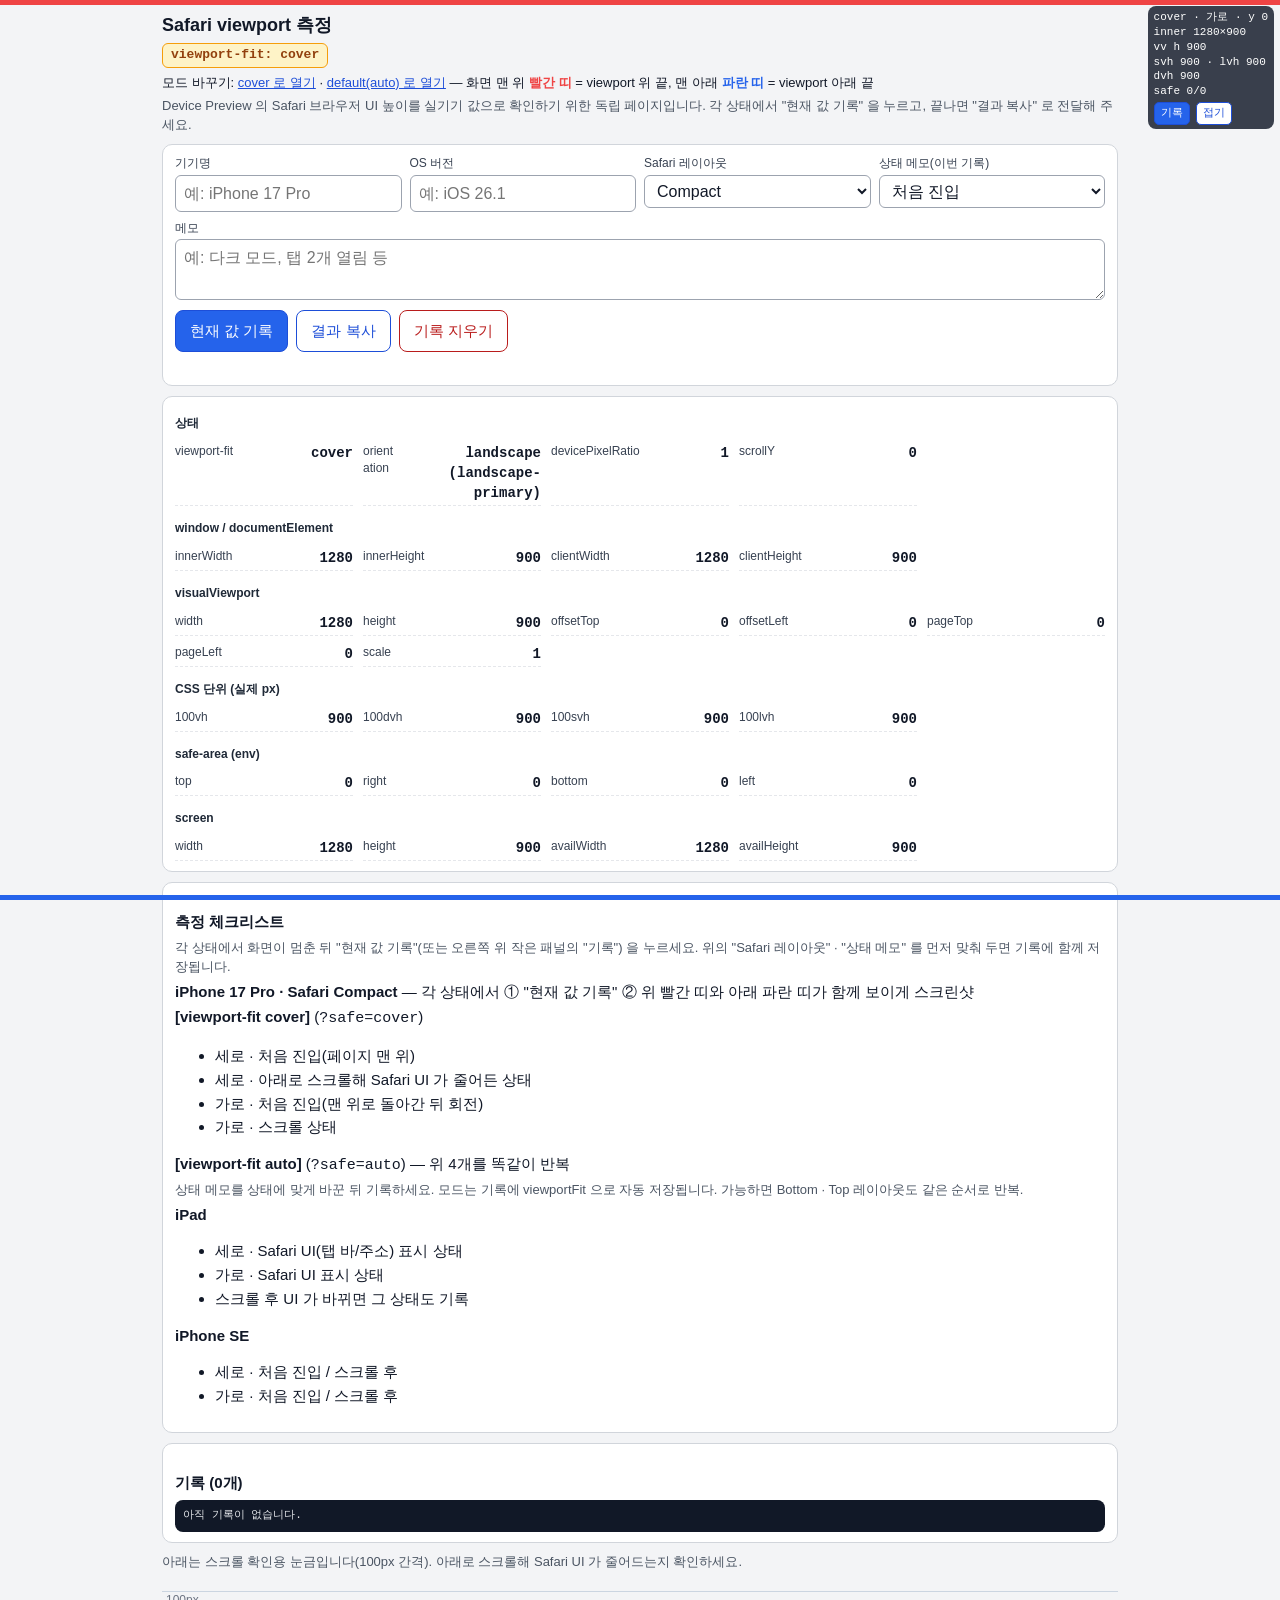
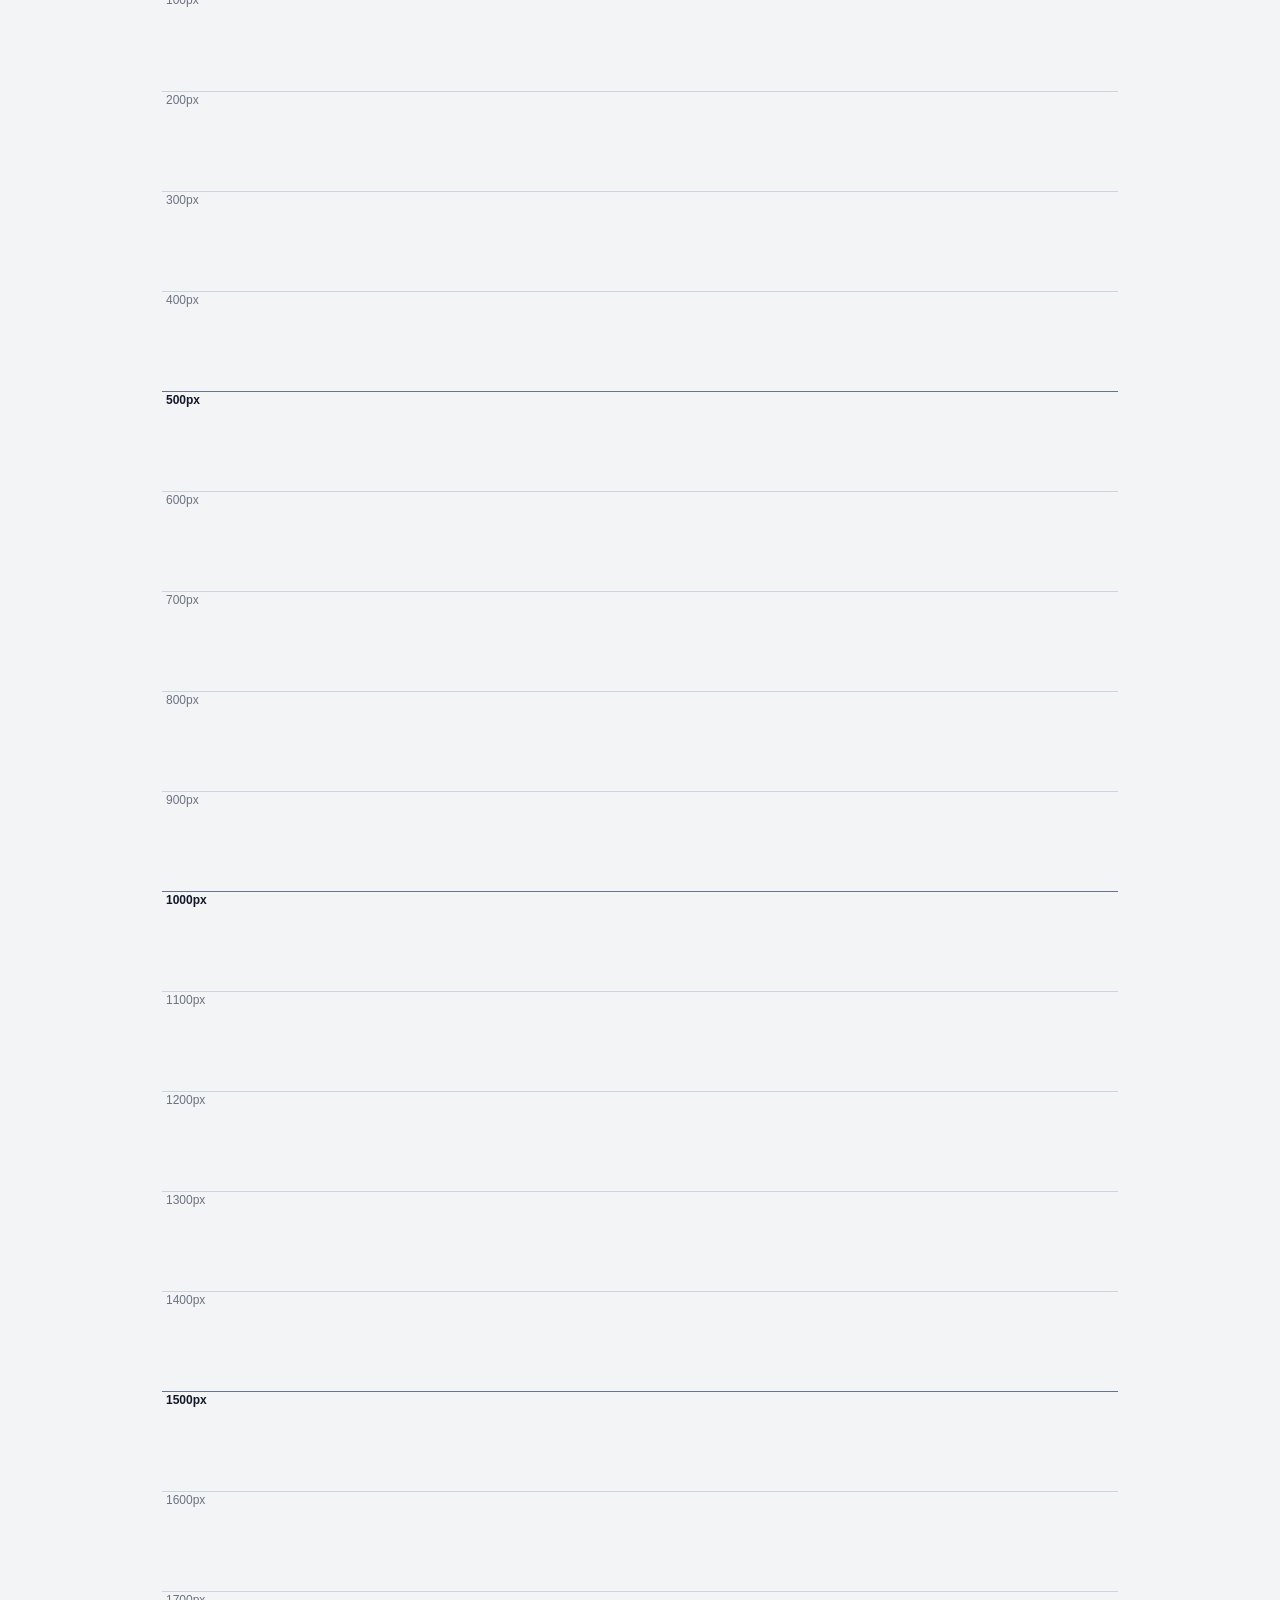
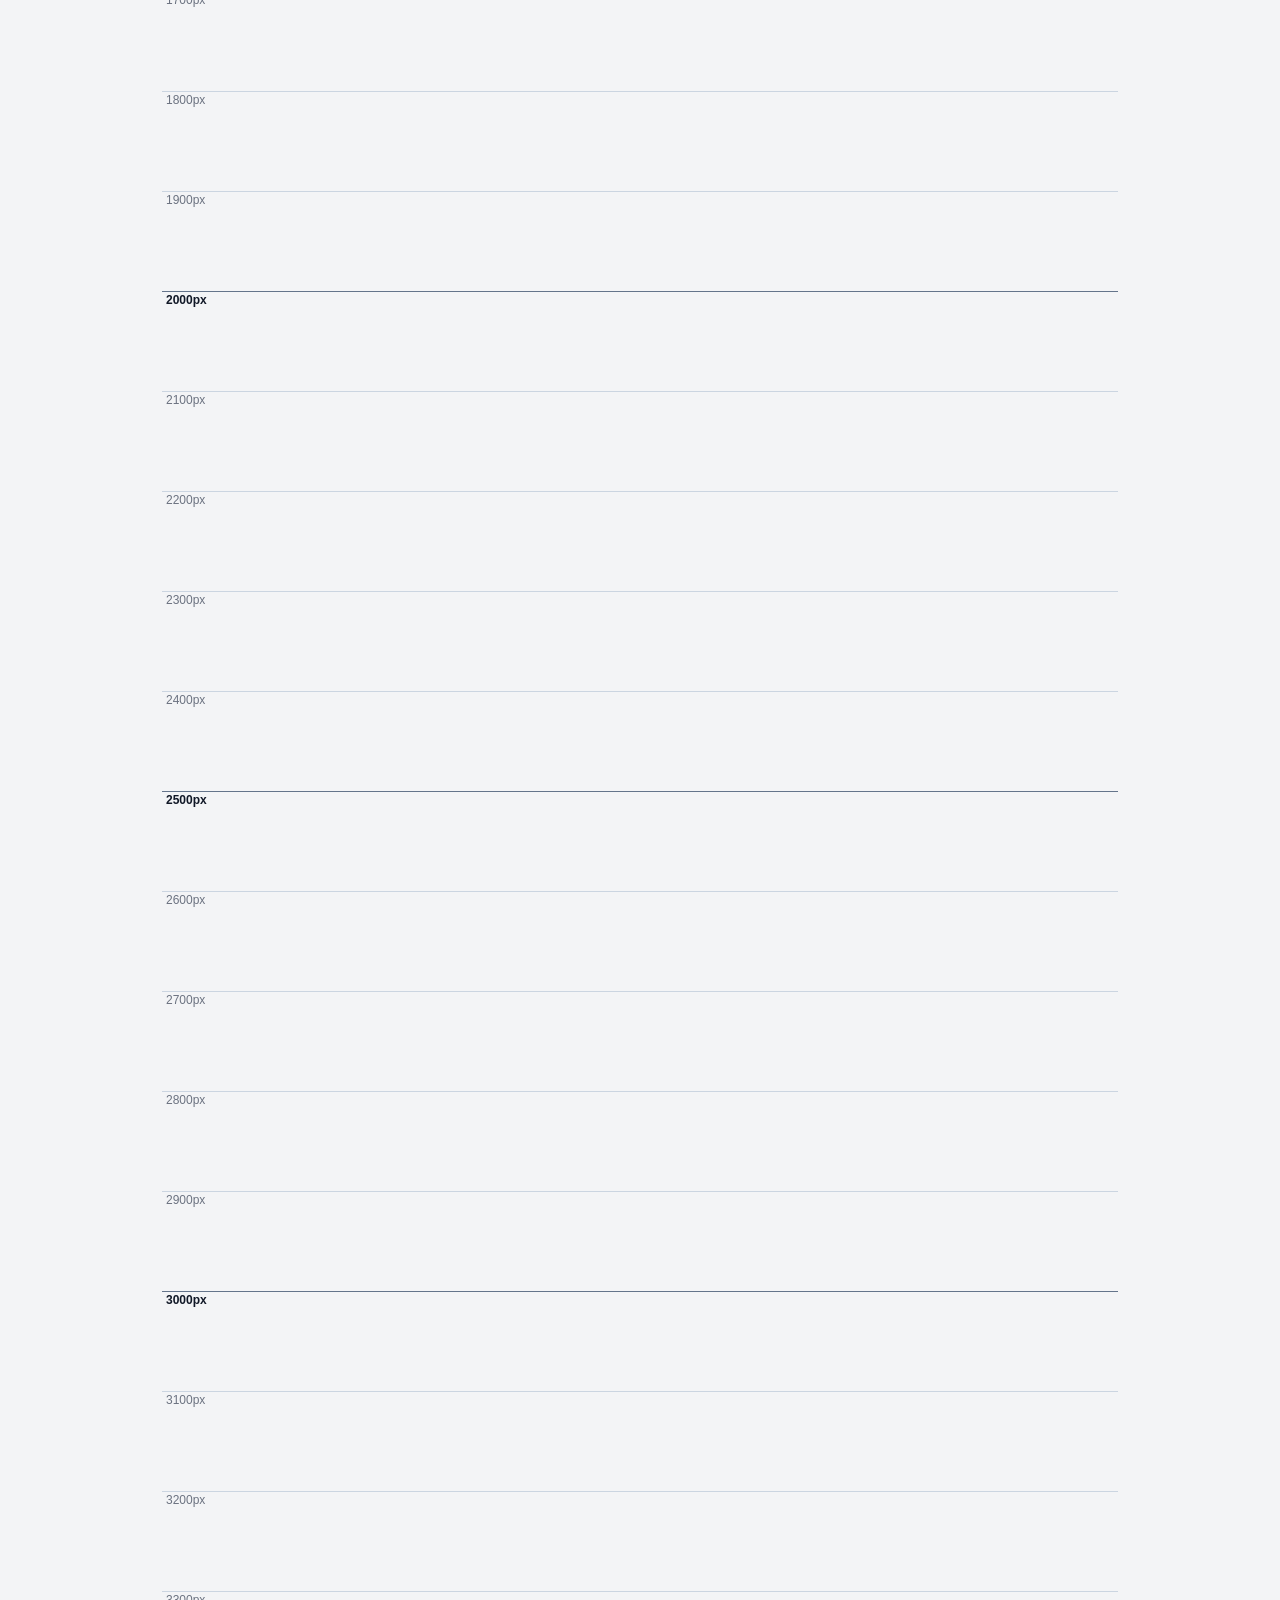
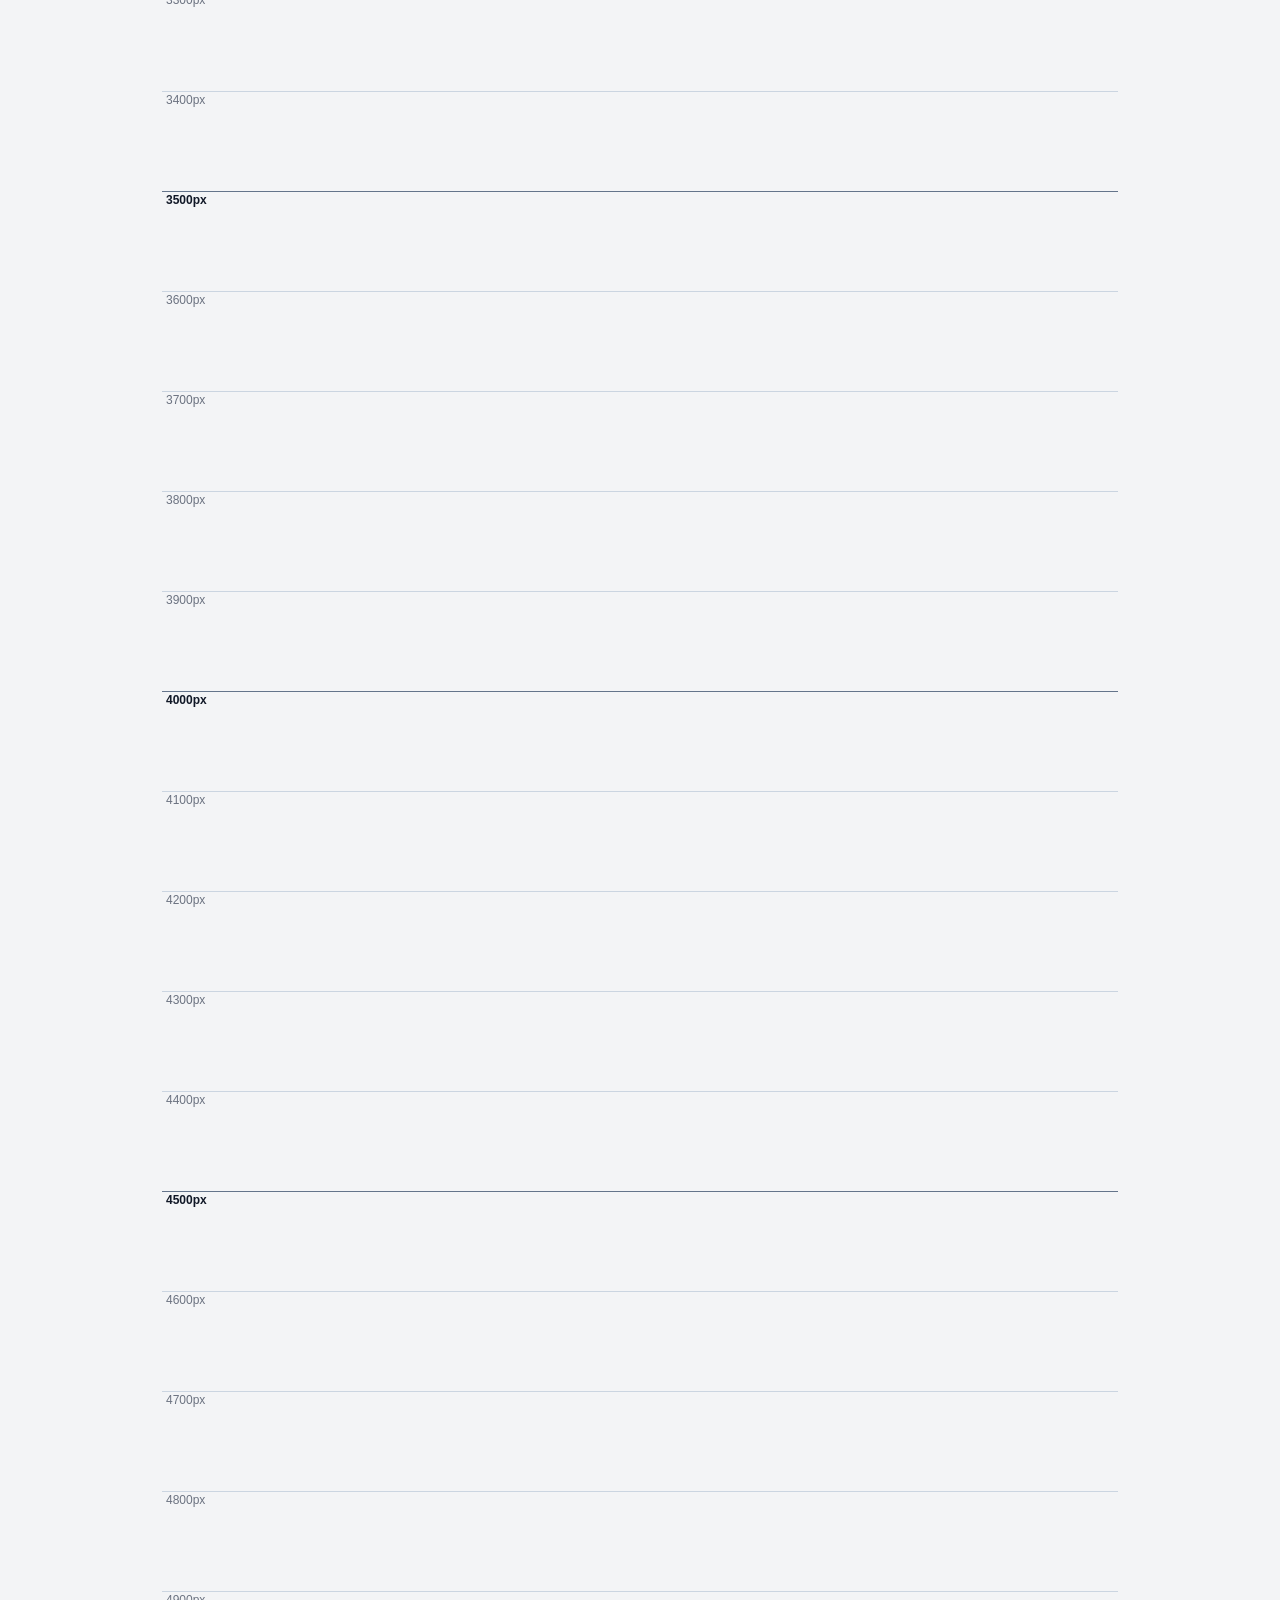
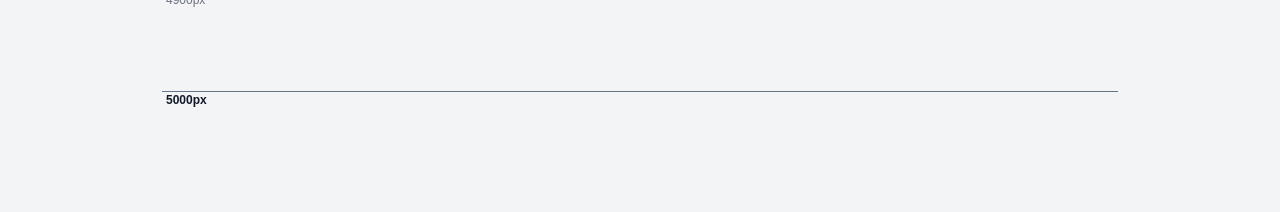
<file: safari-measure.html>
<!doctype html>
<html lang="ko">
<head>
<meta charset="utf-8">
<script>
  /* viewport-fit 모드: ?safe=cover(기본) · ?safe=auto(viewport-fit 없음 = 일반 사이트 기본값).
   * 파싱 중 document.write 로 meta 를 넣어 첫 레이아웃부터 해당 모드로 계산되게 한다(로드 후 교체하지 않음) */
  (function(){
    var m=/[?&]safe=(auto|cover)/.exec(location.search);
    var mode=m?m[1]:'cover';
    window.__VIEWPORT_FIT__=mode;
    document.write('<meta name="viewport" content="width=device-width, initial-scale=1'+(mode==='cover'?', viewport-fit=cover':'')+'">');
  })();
</script>
<title>Safari viewport 측정</title>
<style>
  /* 실기기 Safari 의 CSS viewport · safe-area 값을 수집하는 독립 측정 페이지 (Device Preview 본체와 무관) */
  * { box-sizing: border-box; }
  /* 모바일 폭 넘침 방지: 폼 컨트롤의 기본 최소 폭(약 230px) 이 grid 열을 밀어 페이지가 viewport 보다 넓어지면 Safari 가 축소 표시(scale < 1)해 측정값이 오염된다 */
  html, body { margin: 0; padding: 0; }
  body {
    font: 15px/1.45 -apple-system, BlinkMacSystemFont, "Apple SD Gothic Neo", "Noto Sans KR", sans-serif;
    color: #111827;
    background: #f3f4f6;
    -webkit-text-size-adjust: 100%;
  }
  .wrap {
    padding: calc(env(safe-area-inset-top) + 12px) calc(env(safe-area-inset-right) + 12px) 24px calc(env(safe-area-inset-left) + 12px);
    max-width: 980px;
    margin: 0 auto;
  }
  h1 { font-size: 18px; margin: 0 0 4px; }
  h2 { font-size: 15px; margin: 18px 0 6px; }
  p { margin: 4px 0; }
  .muted { color: #4b5563; font-size: 13px; }
  .wrap > *, .card > * { min-width: 0; }
  .card {
    background: #fff;
    border: 1px solid #d1d5db;
    border-radius: 10px;
    padding: 10px 12px;
    margin: 10px 0;
  }
  .form { display: grid; grid-template-columns: 1fr 1fr; gap: 8px; }
  .form > * { min-width: 0; }
  .form label { display: flex; flex-direction: column; font-size: 12px; color: #374151; gap: 2px; min-width: 0; }
  .form .full { grid-column: 1 / -1; }
  input, select, textarea {
    font: inherit;
    font-size: 16px;
    padding: 6px 8px;
    border: 1px solid #9ca3af;
    border-radius: 6px;
    background: #fff;
    color: #111827;
    width: 100%;
    min-width: 0;
    max-width: 100%;
  }
  textarea { min-height: 44px; resize: vertical; }
  .buttons { display: flex; flex-wrap: wrap; gap: 8px; margin-top: 10px; }
  .buttons button { min-width: 0; max-width: 100%; }
  button {
    font: inherit;
    font-size: 15px;
    padding: 9px 14px;
    border-radius: 8px;
    border: 1px solid #1d4ed8;
    background: #2563eb;
    color: #fff;
  }
  button.secondary { background: #fff; color: #1d4ed8; }
  button.danger { background: #fff; color: #b91c1c; border-color: #b91c1c; }
  .grid { display: grid; grid-template-columns: repeat(auto-fill, minmax(min(150px, 100%), 1fr)); gap: 6px 10px; }
  .grid > * { min-width: 0; }
  .kv { display: flex; justify-content: space-between; gap: 8px; border-bottom: 1px dashed #e5e7eb; padding: 2px 0; }
  .kv span { min-width: 0; overflow-wrap: anywhere; }
  .kv span:first-child { color: #374151; font-size: 12px; }
  .kv span:last-child { text-align: right; }
  .num { font-family: ui-monospace, SFMono-Regular, Menlo, monospace; font-size: 14px; font-weight: 600; }
  .group-title { font-size: 12px; font-weight: 700; color: #1f2937; margin: 8px 0 2px; grid-column: 1 / -1; }
  .checklist li { margin: 2px 0; }
  .log {
    font-family: ui-monospace, SFMono-Regular, Menlo, monospace;
    font-size: 11px;
    white-space: pre-wrap;
    word-break: break-all;
    background: #111827;
    color: #e5e7eb;
    border-radius: 8px;
    padding: 8px;
    max-height: 50vh;
    max-width: 100%;
    overflow: auto;
    overflow-wrap: anywhere;
  }
  .status { font-size: 13px; color: #065f46; min-height: 1.2em; }
  /* 스크롤 중에도 보이는 작은 실시간 표시(화면 가림 최소화, 접기 가능) */
  .mini {
    position: fixed;
    right: calc(env(safe-area-inset-right) + 6px);
    top: calc(env(safe-area-inset-top) + 6px);
    z-index: 10;
    background: rgba(17, 24, 39, .82);
    color: #fff;
    border-radius: 8px;
    padding: 4px 6px;
    font-family: ui-monospace, SFMono-Regular, Menlo, monospace;
    font-size: 11px;
    line-height: 1.35;
    max-width: 52vw;
  }
  .mini button { font-size: 11px; padding: 3px 6px; margin-top: 3px; border-radius: 5px; }
  .mini.is_folded .mini_body { display: none; }
  /* 화면상 viewport 경계 marker: layout viewport 의 위·아래 끝에 고정(스크린샷으로 실제 화면 위치 확인용). 문서 흐름·측정값에 영향 없음 */
  .marker { position: fixed; left: 0; right: 0; height: 5px; z-index: 20; pointer-events: none; }
  .marker_top { top: 0; background: #ef4444; }
  .marker_bottom { bottom: 0; background: #2563eb; }
  .mode { display: inline-block; font-family: ui-monospace, SFMono-Regular, Menlo, monospace; font-size: 13px; font-weight: 700; padding: 2px 8px; border-radius: 6px; background: #fef3c7; color: #92400e; border: 1px solid #f59e0b; }
  .mode_links { font-size: 13px; margin: 6px 0 0; overflow-wrap: anywhere; }
  .mode_links a { color: #1d4ed8; }
  /* 측정용 숨은 probe (레이아웃에 영향 없음) */
  .probe { position: fixed; left: 0; top: 0; width: 1px; visibility: hidden; pointer-events: none; }
  .probe_safe { position: fixed; left: 0; top: 0; width: 0; height: 0; visibility: hidden; pointer-events: none;
    padding-top: env(safe-area-inset-top); padding-right: env(safe-area-inset-right);
    padding-bottom: env(safe-area-inset-bottom); padding-left: env(safe-area-inset-left); }
  /* 스크롤용 긴 영역 */
  .ruler { margin-top: 20px; }
  .ruler div { height: 100px; border-top: 1px solid #cbd5e1; font-size: 12px; color: #6b7280; padding-left: 4px; }
  .ruler div:nth-child(5n) { border-top-color: #64748b; color: #111827; font-weight: 600; }
  @media (orientation: landscape) {
    .form { grid-template-columns: repeat(4, 1fr); }
    .form .full { grid-column: 1 / -1; }
  }
</style>
</head>
<body>
<div class="marker marker_top" aria-hidden="true"></div>
<div class="marker marker_bottom" aria-hidden="true"></div>
<!-- 측정 probe -->
<div class="probe" id="pVh" style="height:100vh"></div>
<div class="probe" id="pDvh"></div>
<div class="probe" id="pSvh"></div>
<div class="probe" id="pLvh"></div>
<div class="probe_safe" id="pSafe"></div>

<div class="mini" id="mini">
  <div class="mini_body" id="miniBody">…</div>
  <button type="button" id="miniRecord">기록</button>
  <button type="button" class="secondary" id="miniFold">접기</button>
</div>

<div class="wrap">
  <h1>Safari viewport 측정</h1>
  <p><span class="mode" id="modeLabel">viewport-fit: …</span></p>
  <p class="mode_links">모드 바꾸기: <a id="linkCover" href="?safe=cover">cover 로 열기</a> · <a id="linkAuto" href="?safe=auto">default(auto) 로 열기</a> — 화면 맨 위 <strong style="color:#ef4444">빨간 띠</strong> = viewport 위 끝, 맨 아래 <strong style="color:#2563eb">파란 띠</strong> = viewport 아래 끝</p>
  <p class="muted">Device Preview 의 Safari 브라우저 UI 높이를 실기기 값으로 확인하기 위한 독립 페이지입니다. 각 상태에서 "현재 값 기록" 을 누르고, 끝나면 "결과 복사" 로 전달해 주세요.</p>

  <div class="card">
    <div class="form">
      <label>기기명<input id="fDevice" placeholder="예: iPhone 17 Pro" autocomplete="off"></label>
      <label>OS 버전<input id="fOs" placeholder="예: iOS 26.1" autocomplete="off"></label>
      <label>Safari 레이아웃
        <select id="fLayout">
          <option>Compact</option>
          <option>Bottom</option>
          <option>Top</option>
          <option>기타</option>
        </select>
      </label>
      <label>상태 메모(이번 기록)
        <select id="fState">
          <option>처음 진입</option>
          <option>UI 펼침</option>
          <option>UI 축소(스크롤 후)</option>
          <option>다시 위로</option>
          <option>기타</option>
        </select>
      </label>
      <label class="full">메모<textarea id="fMemo" placeholder="예: 다크 모드, 탭 2개 열림 등"></textarea></label>
    </div>
    <div class="buttons">
      <button type="button" id="btnRecord">현재 값 기록</button>
      <button type="button" class="secondary" id="btnCopy">결과 복사</button>
      <button type="button" class="danger" id="btnClear">기록 지우기</button>
    </div>
    <p class="status" id="status" role="status"></p>
  </div>

  <div class="card">
    <div class="grid" id="live"></div>
  </div>

  <div class="card">
    <h2>측정 체크리스트</h2>
    <p class="muted">각 상태에서 화면이 멈춘 뒤 "현재 값 기록"(또는 오른쪽 위 작은 패널의 "기록") 을 누르세요. 위의 "Safari 레이아웃" · "상태 메모" 를 먼저 맞춰 두면 기록에 함께 저장됩니다.</p>
    <p><strong>iPhone 17 Pro · Safari Compact</strong> — 각 상태에서 ① "현재 값 기록" ② 위 빨간 띠와 아래 파란 띠가 함께 보이게 스크린샷</p>
    <p><strong>[viewport-fit cover]</strong> (<code>?safe=cover</code>)</p>
    <ul class="checklist">
      <li>세로 · 처음 진입(페이지 맨 위)</li>
      <li>세로 · 아래로 스크롤해 Safari UI 가 줄어든 상태</li>
      <li>가로 · 처음 진입(맨 위로 돌아간 뒤 회전)</li>
      <li>가로 · 스크롤 상태</li>
    </ul>
    <p><strong>[viewport-fit auto]</strong> (<code>?safe=auto</code>) — 위 4개를 똑같이 반복</p>
    <p class="muted">상태 메모를 상태에 맞게 바꾼 뒤 기록하세요. 모드는 기록에 viewportFit 으로 자동 저장됩니다. 가능하면 Bottom · Top 레이아웃도 같은 순서로 반복.</p>
    <p><strong>iPad</strong></p>
    <ul class="checklist">
      <li>세로 · Safari UI(탭 바/주소) 표시 상태</li>
      <li>가로 · Safari UI 표시 상태</li>
      <li>스크롤 후 UI 가 바뀌면 그 상태도 기록</li>
    </ul>
    <p><strong>iPhone SE</strong></p>
    <ul class="checklist">
      <li>세로 · 처음 진입 / 스크롤 후</li>
      <li>가로 · 처음 진입 / 스크롤 후</li>
    </ul>
  </div>

  <div class="card">
    <h2>기록 (<span id="count">0</span>개)</h2>
    <div class="log" id="log">아직 기록이 없습니다.</div>
  </div>

  <p class="muted">아래는 스크롤 확인용 눈금입니다(100px 간격). 아래로 스크롤해 Safari UI 가 줄어드는지 확인하세요.</p>
  <div class="ruler" id="ruler"></div>
</div>

<script>
(function(){
  'use strict';
  var STORE='safariMeasureSnapshots';
  var $=function(id){return document.getElementById(id);};
  var FIT=window.__VIEWPORT_FIT__||'cover';
  var snaps=[];
  try{snaps=JSON.parse(localStorage.getItem(STORE)||'[]')||[];}catch(e){snaps=[];}

  /* 현재 viewport-fit 모드 표시와 모드 전환 링크(같은 경로) */
  $('modeLabel').textContent=FIT==='cover'?'viewport-fit: cover':'viewport-fit: default(auto)';
  $('linkCover').href=location.pathname+'?safe=cover';
  $('linkAuto').href=location.pathname+'?safe=auto';
  /* 지원하는 단위만 probe 에 적용, 아니면 unsupported */
  var units={dvh:'pDvh',svh:'pSvh',lvh:'pLvh'};
  var supported={vh:true};
  Object.keys(units).forEach(function(u){
    var ok=window.CSS&&CSS.supports&&CSS.supports('height','100'+u);
    supported[u]=!!ok;
    if(ok)$(units[u]).style.height='100'+u;
  });

  /* 눈금(스크롤용 긴 페이지) */
  var ruler=$('ruler'),html='';
  for(var i=1;i<=50;i++)html+='<div>'+(i*100)+'px</div>';
  ruler.innerHTML=html;

  function r2(v){return (typeof v==='number'&&isFinite(v))?Math.round(v*100)/100:v;}
  function px(v){var n=parseFloat(v);return isFinite(n)?r2(n):'unsupported';}
  function orientationName(){
    var t=(screen.orientation&&screen.orientation.type)||'';
    var byMedia=window.matchMedia('(orientation: landscape)').matches?'landscape':'portrait';
    return t?(byMedia+' ('+t+')'):byMedia;
  }

  function collect(){
    var vv=window.visualViewport;
    var cs=getComputedStyle($('pSafe'));
    var h=function(id){return r2($(id).getBoundingClientRect().height);};
    return {
      viewportFit:FIT,
      orientation:orientationName(),
      viewport:{
        innerWidth:r2(window.innerWidth),innerHeight:r2(window.innerHeight),
        clientWidth:r2(document.documentElement.clientWidth),clientHeight:r2(document.documentElement.clientHeight)
      },
      visualViewport:vv?{
        width:r2(vv.width),height:r2(vv.height),offsetTop:r2(vv.offsetTop),offsetLeft:r2(vv.offsetLeft),
        pageTop:r2(vv.pageTop),pageLeft:r2(vv.pageLeft),scale:r2(vv.scale)
      }:'unsupported',
      screen:{width:screen.width,height:screen.height,availWidth:screen.availWidth,availHeight:screen.availHeight},
      devicePixelRatio:r2(window.devicePixelRatio),
      scrollY:r2(window.scrollY),
      units:{
        '100vh':h('pVh'),
        '100dvh':supported.dvh?h('pDvh'):'unsupported',
        '100svh':supported.svh?h('pSvh'):'unsupported',
        '100lvh':supported.lvh?h('pLvh'):'unsupported'
      },
      safeArea:{top:px(cs.paddingTop),right:px(cs.paddingRight),bottom:px(cs.paddingBottom),left:px(cs.paddingLeft)}
    };
  }

  function info(){
    return {device:$('fDevice').value,os:$('fOs').value,layout:$('fLayout').value,state:$('fState').value,memo:$('fMemo').value,userAgent:navigator.userAgent};
  }

  function kv(label,val){return '<div class="kv"><span>'+label+'</span><span class="num">'+val+'</span></div>';}
  function render(){
    var d=collect(),vv=d.visualViewport,o='';
    o+='<div class="group-title">상태</div>'+kv('viewport-fit',d.viewportFit)+kv('orientation',d.orientation)+kv('devicePixelRatio',d.devicePixelRatio)+kv('scrollY',d.scrollY);
    o+='<div class="group-title">window / documentElement</div>';
    o+=kv('innerWidth',d.viewport.innerWidth)+kv('innerHeight',d.viewport.innerHeight)+kv('clientWidth',d.viewport.clientWidth)+kv('clientHeight',d.viewport.clientHeight);
    o+='<div class="group-title">visualViewport</div>';
    if(vv==='unsupported')o+=kv('visualViewport','unsupported');
    else o+=kv('width',vv.width)+kv('height',vv.height)+kv('offsetTop',vv.offsetTop)+kv('offsetLeft',vv.offsetLeft)+kv('pageTop',vv.pageTop)+kv('pageLeft',vv.pageLeft)+kv('scale',vv.scale);
    o+='<div class="group-title">CSS 단위 (실제 px)</div>';
    Object.keys(d.units).forEach(function(k){o+=kv(k,d.units[k]);});
    o+='<div class="group-title">safe-area (env)</div>';
    o+=kv('top',d.safeArea.top)+kv('right',d.safeArea.right)+kv('bottom',d.safeArea.bottom)+kv('left',d.safeArea.left);
    o+='<div class="group-title">screen</div>';
    o+=kv('width',d.screen.width)+kv('height',d.screen.height)+kv('availWidth',d.screen.availWidth)+kv('availHeight',d.screen.availHeight);
    $('live').innerHTML=o;
    var vvh=vv==='unsupported'?'-':vv.height;
    $('miniBody').innerHTML=d.viewportFit+' · '+(d.orientation.indexOf('landscape')===0?'가로':'세로')+' · y '+d.scrollY+'<br>inner '+d.viewport.innerWidth+'×'+d.viewport.innerHeight+'<br>vv h '+vvh+'<br>svh '+d.units['100svh']+' · lvh '+d.units['100lvh']+'<br>dvh '+d.units['100dvh']+'<br>safe '+d.safeArea.top+'/'+d.safeArea.bottom;
  }

  var pending=false;
  function schedule(){if(pending)return;pending=true;requestAnimationFrame(function(){pending=false;render();});}

  function save(){try{localStorage.setItem(STORE,JSON.stringify(snaps));}catch(e){}}
  function renderLog(){
    $('count').textContent=snaps.length;
    $('log').textContent=snaps.length?JSON.stringify(snaps,null,1):'아직 기록이 없습니다.';
  }
  function setStatus(t){$('status').textContent=t;clearTimeout(setStatus.t);setStatus.t=setTimeout(function(){$('status').textContent='';},4000);}

  function record(){
    var now=new Date();
    var snap=Object.assign({index:snaps.length+1,time:now.toISOString(),localTime:now.toLocaleString()},info(),collect());
    snaps.push(snap);save();renderLog();
    setStatus(snap.index+'번 기록: '+snap.viewportFit+' · '+snap.orientation+' · '+snap.layout+' · '+snap.state);
  }

  function copy(){
    var text=JSON.stringify({page:'safari-measure',count:snaps.length,snapshots:snaps},null,2);
    var done=function(){setStatus('결과를 클립보드에 복사했습니다 ('+snaps.length+'개).');};
    var fallback=function(){
      var ta=document.createElement('textarea');ta.value=text;ta.setAttribute('readonly','');ta.style.position='fixed';ta.style.top='0';ta.style.left='0';ta.style.opacity='0';
      document.body.appendChild(ta);ta.focus();ta.select();ta.setSelectionRange(0,text.length);
      var ok=false;try{ok=document.execCommand('copy');}catch(e){ok=false;}
      document.body.removeChild(ta);
      if(ok)done();else{$('log').textContent=text;setStatus('자동 복사가 막혀 기록 영역에 전체 결과를 표시했습니다. 길게 눌러 직접 복사해 주세요.');}
    };
    if(navigator.clipboard&&window.isSecureContext)navigator.clipboard.writeText(text).then(done,fallback);else fallback();
  }

  function clearAll(){if(!snaps.length)return;if(!confirm('기록 '+snaps.length+'개를 모두 지울까요?'))return;snaps=[];save();renderLog();setStatus('기록을 지웠습니다.');}

  /* 입력값 기억(페이지를 다시 열어도 유지) */
  ['fDevice','fOs','fLayout','fState','fMemo'].forEach(function(id){
    var el=$(id),key='safariMeasure_'+id;
    try{var v=localStorage.getItem(key);if(v!==null)el.value=v;}catch(e){}
    el.addEventListener('change',function(){try{localStorage.setItem(key,el.value);}catch(e){}});
  });

  $('btnRecord').addEventListener('click',record);
  $('miniRecord').addEventListener('click',record);
  $('btnCopy').addEventListener('click',copy);
  $('btnClear').addEventListener('click',clearAll);
  $('miniFold').addEventListener('click',function(){var m=$('mini');m.classList.toggle('is_folded');this.textContent=m.classList.contains('is_folded')?'펼치기':'접기';});

  window.addEventListener('resize',schedule);
  window.addEventListener('scroll',schedule,{passive:true});
  window.addEventListener('orientationchange',function(){setTimeout(render,300);});
  if(window.visualViewport){visualViewport.addEventListener('resize',schedule);visualViewport.addEventListener('scroll',schedule);}

  render();renderLog();
})();
</script>
</body>
</html>
</file>
<file: styles.css>
/* ==================================================================
 * 반응형 테스트랩
 * 1. 기본        2. 헤더        3. 기기 패널     4. 컨트롤 패널
 * 5. 미리보기    6. 기기 프레임  7. 화면·브라우저 UI 밴드
 * 8. 컷아웃·힌지·safe-area 가이드   9. 푸터·안내   10. 반응형   11. 다중 비교(10 앞에 위치)
 * ================================================================== */

/* ---------- 1. 기본 ---------- */
:root {
  --bg-color: #f5f7fa;
  --panel-color: #fff;
  --stage-color: #e9eef5;
  --text-color: #111827;
  --sub-color: #667085;
  --muted-color: #5f6b80;   /* 작은 보조 텍스트(12px 이하) 최소 대비 4.5:1 */
  --line-color: #d8dee8;
  --point-color: #136ef1;
  --point-dark: #0b52bf;
  --cyan-color: #67e8f9;
  --focus-color: #005fcc;
  --danger-color: #c81e1e;
  --guide-color: 220, 38, 38;
  --shell-color: #111827;
  --shadow-color: rgba(15, 23, 42, .16);
}
* { box-sizing: border-box; }
html, body { min-height: 100%; }
html { background: var(--bg-color); }
body {
  margin: 0;
  color: var(--text-color);
  background: var(--bg-color);
  font-family: Pretendard, "Noto Sans KR", "Apple SD Gothic Neo", Arial, sans-serif;
  font-size: 16px;
  line-height: 1.5;
}
button, input, select { font: inherit; }
button { color: inherit; }
svg {
  display: block;
  width: 100%;
  height: 100%;
  fill: none;
  stroke: currentColor;
  stroke-width: 1.8;
  stroke-linecap: round;
  stroke-linejoin: round;
}
.sr_only {
  position: absolute !important;
  width: 1px !important;
  height: 1px !important;
  padding: 0 !important;
  margin: -1px !important;
  overflow: hidden !important;
  clip: rect(0, 0, 0, 0) !important;
  white-space: nowrap !important;
  border: 0 !important;
}
.skip_link {
  position: fixed;
  left: 16px;
  top: -80px;
  z-index: 1000;
  padding: 12px 18px;
  color: #fff;
  background: #111827;
  border-radius: 8px;
  text-decoration: none;
  box-shadow: 0 6px 20px rgba(0, 0, 0, .25);
}
.skip_link:focus { top: 16px; }
:focus-visible { outline: 3px solid var(--focus-color); outline-offset: 3px; }
.app_shell { min-height: 100vh; display: flex; flex-direction: column; }

/* ---------- 2. 사이트 주소 · 제품명 ----------
 * 2026-10-15(헤더 3차): 전체 폭 header 를 없앴다. 제품명 "Device Preview" 는 좌측 패널 머리(.panel_head .brand_name),
 * 사이트 주소 입력은 우측 작업 영역 첫 줄(.site_bar) 이다. 두 줄은 같은 높이(36) · 같은 세로 위치(위 18) 에 놓여 앱 셸의 첫 줄을 이룬다.
 * 영역 구분은 배경 톤(좌측 패널 · 작업 영역) · 간격 · 정렬로만 하고, 테두리는 입력칸 · 버튼 자체에만 쓴다. 파란색은 "사이트 열기" 에만. */
.site_bar { position: relative; margin: 0 0 12px; }
.site_form {
  position: relative;
  display: grid;
  grid-template-columns: minmax(0, 1fr) auto;
  align-items: center;
  gap: 8px;
  width: 100%;
}
.site_form input {
  grid-column: 1;
  grid-row: 1;
  min-width: 0;
  height: 36px;
  padding: 0 12px 0 36px;
  color: var(--text-color);
  background: #fff;
  border: 1px solid #cdd5df;
  border-radius: 8px;
  outline: 0;
  font-size: 14px;
}
.site_form input:hover { border-color: #bcc5d1; }
.site_form input:focus { border-color: var(--point-color); box-shadow: 0 0 0 3px rgba(19, 110, 241, .14); }
.site_form input::placeholder { color: #6b7688; }
.url_icon {
  position: absolute;
  left: 11px;
  top: 50%;
  z-index: 1;
  width: 16px;
  height: 16px;
  color: #8a95a8;
  transform: translateY(-50%);
  pointer-events: none;
}
.btn_primary {
  grid-column: 2;
  grid-row: 1;
  height: 36px;
  padding: 0 16px;
  color: #fff;
  background: var(--point-color);
  border: 0;
  border-radius: 8px;
  font-size: 14px;
  font-weight: 700;
  white-space: nowrap;
  cursor: pointer;
}
.btn_primary:hover { background: var(--point-dark); }
.btn_primary:focus-visible { outline: 2px solid var(--focus-color); outline-offset: 2px; }
.form_error {
  position: absolute;
  right: 0;   /* = URL 입력 오른쪽 끝(.site_bar 기준) */
  top: calc(100% + 6px);
  margin: 0;
  padding: 8px 12px;
  color: #fff;
  background: var(--danger-color);
  border-radius: 7px;
  font-size: 14px;
  box-shadow: 0 5px 12px rgba(0, 0, 0, .18);
  z-index: 10;
}

/* ---------- 3. 기기 패널 ---------- */
.workspace { flex: 1; min-height: 0; display: grid; grid-template-columns: 284px minmax(0, 1fr); }
/* 2026-10-14 리디자인 2단계: 패널은 옅은 중성색 + 오른쪽 border(그림자 없음), 머리와 목록은 border 대신 여백으로 구분.
 * 항목은 카드가 아니라 목록 행 — 선택된 항목만 연한 primary 배경 + 왼쪽 3px 선, 키보드 포커스는 안쪽 outline 으로 따로 표시 */
.device_panel {
  position: relative;
  z-index: 10;
  min-width: 0;
  background: #fafbfc;
  border-right: 1px solid var(--line-color);
}
.panel_head {
  display: flex;
  align-items: center;
  justify-content: space-between;
  gap: 12px;
  padding: 18px 18px 10px;   /* 위 18 = .preview_main 위 여백 → 제품명 줄과 사이트 주소 줄이 같은 높이에 놓인다 */
}
.brand_name { margin: 0; font-size: 15px; font-weight: 700; line-height: 36px; letter-spacing: -.01em; white-space: nowrap; }
.device_count {
  flex: 0 0 auto;
  display: inline-flex;
  align-items: center;
  justify-content: center;
  min-width: 26px;
  height: 20px;
  padding: 0 7px;
  color: #475467;
  background: #eef1f5;
  border-radius: 999px;
  font-size: 11px;
  font-weight: 600;
  font-variant-numeric: tabular-nums;
}
.device_nav {
  max-height: calc(100vh - 108px);   /* 패널 머리 64(위 18 + 제품명 36 + 아래 10) + 보기 모드 스위치 44(36 + 아래 여백 8) — 2026-10-15 헤더 3차: 상단 header 없음 */
  padding: 0 10px 24px;
  overflow-y: auto;
  scrollbar-width: thin;
  scrollbar-color: #aab4c3 transparent;
}
.device_group { padding-top: 20px; }
.device_group:first-child { padding-top: 12px; }
.device_group h3 { margin: 0 12px 6px; color: var(--sub-color); font-size: 12px; font-weight: 600; line-height: 1.4; letter-spacing: 0; }
/* Breakpoint 테스트(범용) 그룹: 실기기가 아님을 제목 옆 안내와 옅은 점선 구분선으로 표시 */
.device_group h3 .group_hint { margin-left: 6px; color: #7f8aa0; font-size: 11px; font-weight: 500; letter-spacing: 0; }
.device_group[data-kind="generic"] .device_list { padding-bottom: 12px; border-bottom: 1px dashed var(--line-color); }
.device_group[data-kind="generic"] .device_btn strong { font-weight: 560; }
.device_list { display: grid; gap: 2px; }
/* 행 2줄: [기기명 · 해상도] / [설명]. .device_text 를 display:contents 로 풀어 DOM 은 그대로 두고 grid 영역만 나눈다 */
.device_btn {
  width: 100%;
  display: grid;
  grid-template-columns: minmax(0, 1fr) auto;
  grid-template-areas:
    "name size"
    "sub  sub";
  align-items: baseline;
  gap: 2px 10px;
  padding: 9px 10px 9px 12px;
  color: #344054;
  background: transparent;
  border: 0;
  border-radius: 6px;
  text-align: left;
  cursor: pointer;
}
.device_btn .device_text { display: contents; }
.device_btn strong { grid-area: name; min-width: 0; overflow: hidden; color: var(--text-color); font-size: 14px; font-weight: 600; line-height: 1.35; text-overflow: ellipsis; white-space: nowrap; }
.device_btn small { grid-area: sub; min-width: 0; overflow: hidden; color: var(--sub-color); font-size: 12px; line-height: 1.4; text-overflow: ellipsis; white-space: nowrap; }
.device_btn .device_size { grid-area: size; color: var(--muted-color); font-size: 12px; line-height: 1.35; font-variant-numeric: tabular-nums; white-space: nowrap; }
/* 상태 단계(2026-10-15): 카드가 아니라 목록 행 — 선 · 테두리 없이 배경 톤만. hover(가장 약한 중성) < 다중 비교 체크 행(아주 옅은 tint) < 단일 보기 현재 행(옅은 blue-gray tint + 기기명 primary).
 * 선택 규칙이 hover 뒤에 있어 선택 행 위 hover 는 선택 배경을 유지한다. 키보드 포커스는 별도 outline */
.device_btn:hover { background: #f5f6f8; }
.device_btn.is_current { background: #eef2f7; }
.device_btn.is_current strong { color: var(--point-dark); }
.device_btn.is_current small { color: var(--muted-color); }   /* 선택 배경 위 12px 설명 대비 4.5:1 이상(--sub-color 는 4.43) — 해상도와 같은 중립 회색 */
.device_btn:focus-visible { outline: 2px solid var(--focus-color); outline-offset: -2px; }

/* ---------- 4. 컨트롤 패널 ----------
 * 역할별 6개 영역을 grid-area 로 고정한다. 기기가 바뀌어도 위치·순서는 그대로다(2026-10-14 리디자인 3단계: 5 → 6영역, 도구와 보기 분리).
 *   device  : 기기명 · 화면/사이트 크기 · DPR · 방향   (남는 폭을 흡수)
 *   fold    : 접힘/펼침 상태 (단일 화면 기기는 안내 텍스트로 자리 유지, 폭 --fold-col 예약)
 *   size    : 화면 — 너비 · 높이 · 적용
 *   browser : 브라우저 — 브라우저 선택 · 주소창 위치 / 주소창 · 툴바 · UI 겹침 (/ Safari 실측 설정)
 *   tools   : 도구 — 회전 · safe-area · 가림 검사 · 새로고침 · 새 창
 *   view    : 보기 — 배율 [−] [%] [+] [화면 맞춤 | 실기기]
 * 그룹은 border 대신 간격과 작은 제목(.ctrl_title, aria-hidden — 이름은 role="group" aria-label) 으로 구분한다.
 * 높이 기준: 아이콘 · 일반 버튼 · select · 세그먼트 36, 숫자 입력 38.
 * 폭이 부족하면 순서를 바꾸지 않고 2행(device fold size / browser tools view) → 4행 → 1열로 내려간다. */
.preview_main { min-width: 0; display: flex; flex-direction: column; padding: 18px 20px 20px; }
.control_panel {
  --fold-col: 200px;
  --ctrl-line: #cdd5df;   /* 입력 · 버튼 테두리(흰 바탕 위에서 경계가 보이는 진하기) — 패널 외곽선은 --line-color */
  position: relative;
  display: grid;
  grid-template-columns: minmax(200px, 1fr) minmax(var(--fold-col), auto) auto auto auto auto;
  grid-template-areas: "device fold size browser tools view";
  align-items: start;
  gap: 14px 12px;   /* 그룹 사이 12(2026-10-21 24 → 18, 2026-11-02 18 → 12): 가상 키보드 · 스크린샷 도구 버튼(각 +40px) 을 넣고도 이전 행 수를 유지 */
  padding: 12px 18px 14px;
  background: var(--panel-color);
  border: 1px solid var(--line-color);
  border-radius: 12px 12px 0 0;
}
.ctrl_title, .fold_controls legend {
  display: block;
  margin: 0 0 6px;
  padding: 0;
  color: var(--sub-color);
  font-size: 11px;
  font-weight: 600;
  line-height: 16px;
  white-space: nowrap;
}
.current_device {
  grid-area: device;
  align-self: center;
  min-width: 0;
  display: flex;
  align-items: center;
  gap: 10px;
}
.current_device div { min-width: 0; display: grid; gap: 2px; }
.current_device strong { overflow: hidden; font-size: 16px; font-weight: 700; line-height: 1.35; letter-spacing: -.01em; text-overflow: ellipsis; white-space: nowrap; }
.current_device span:last-child { color: var(--sub-color); font-size: 12px; line-height: 1.45; font-variant-numeric: tabular-nums; text-wrap: balance; word-break: keep-all;}   /* 6영역 한 줄(창 1860 이상) 에서 기기 열이 좁으면 두 줄로 고르게 나뉜다 */
.state_dot {
  width: 7px;
  height: 7px;
  flex: 0 0 auto;
  background: #1fb468;
  border-radius: 50%;
  box-shadow: 0 0 0 3px #dcf5e7;
}
/* 화면 상태: 기존 legend("화면 상태") 를 그대로 시각 제목으로 보여 준다(fieldset 접근성 구조 유지) */
.fold_controls { grid-area: fold; min-width: 0; margin: 0; padding: 0; border: 0; }
.fold_controls legend { float: left; width: 100%; }
.state_list {
  clear: both;
  display: flex;
  align-items: center;
  gap: 2px;
  width: max-content;
  max-width: 100%;
  height: 36px;
  padding: 2px;
  background: #fff;
  border: 1px solid var(--ctrl-line);
  border-radius: 8px;
  overflow-x: auto;
  scrollbar-width: thin;
}
.fold_controls.is_single .state_list { background: transparent; border: 1px dashed var(--line-color); }
.state_single { padding: 0 10px; color: #8a95a8; font-size: 12px; font-weight: 600; white-space: nowrap; }
.state_btn {
  height: 30px;
  padding: 0 10px;
  color: var(--sub-color);
  background: transparent;
  border: 0;
  border-radius: 6px;
  font-size: 12px;
  font-weight: 600;
  white-space: nowrap;
  cursor: pointer;
}
.state_btn:hover { color: #344054; background: #f3f5f8; }
.state_btn.is_current { color: var(--point-dark); background: #eff6ff; }
.state_btn:focus-visible { outline: 2px solid var(--focus-color); outline-offset: -2px; }
/* 화면: [너비] × [높이] [적용] */
.size_controls { grid-area: size; display: grid; grid-template-columns: auto auto auto auto; align-items: center; column-gap: 6px; }
.size_controls .ctrl_title { grid-column: 1 / -1; }
.size_field {
  position: relative;
  display: grid;
  grid-template-columns: 1fr auto;
  align-items: center;
  width: 84px;
  height: 38px;
  padding: 13px 8px 0;
  background: #fff;
  border: 1px solid var(--ctrl-line);
  border-radius: 8px;
}
.size_field:focus-within { border-color: var(--point-color); box-shadow: 0 0 0 3px rgba(19, 110, 241, .14); }
.size_field label { position: absolute; left: 8px; top: 3px; color: var(--muted-color); font-size: 10px; line-height: 1.2; }
.size_field input {
  width: 100%;
  min-width: 0;
  height: 22px;
  padding: 0;
  color: var(--text-color);
  background: transparent;
  border: 0;
  outline: 0;
  font-size: 14px;
  font-weight: 600;
  font-variant-numeric: tabular-nums;
}
.size_field span { color: #8a95a8; font-size: 11px; }
.size_cross { color: #98a2b3; font-size: 12px; }
.btn_apply {
  height: 36px;
  margin-left: 2px;
  padding: 0 12px;
  color: #344054;
  background: #fff;
  border: 1px solid var(--ctrl-line);
  border-radius: 8px;
  font-size: 13px;
  font-weight: 600;
  cursor: pointer;
}
.btn_apply:hover { background: #f3f5f8; }
.btn_apply:focus-visible { outline: 2px solid var(--focus-color); outline-offset: 2px; }

/* 브라우저: 제목 / [브라우저 선택][주소창 위치] / [주소창][툴바][UI 겹침] (/ Safari 실측 설정). 외곽 상자 없이 내용으로 묶는다. DOM 순서(탭 순서) 는 그대로 두고 grid-area 로만 배치 */
.browser_controls {
  grid-area: browser;
  justify-self: start;   /* 2행 · 4행에서 넓은 열을 채우며 토글 사이가 벌어지지 않게 내용 폭으로 */
  display: grid;
  grid-template-columns: auto auto auto;
  grid-template-areas:
    "title   title   title"
    "select  select  position"
    "address toolbar overlay";
  align-items: center;
  gap: 8px 10px;   /* 2026-10-21 14 → 10(같은 이유) */
  white-space: nowrap;
}
.browser_controls .ctrl_title { grid-area: title; margin-bottom: -2px; }   /* 행 간격 8 에서 2 를 빼 다른 그룹과 같은 제목 ↔ 컨트롤 간격 6 */
.browser_select {
  grid-area: select;
  width: 160px;          /* 고정 폭: 브라우저 이름 길이에 따라 열 폭이 흔들리지 않게 */
  min-width: 0;
  max-width: 100%;
  height: 36px;
  overflow: hidden;
  text-overflow: ellipsis;
  padding: 0 28px 0 10px;
  color: #344054;
  background: #fff url("data:image/svg+xml,%3Csvg xmlns='http://www.w3.org/2000/svg' viewBox='0 0 24 24' fill='none' stroke='%23475467' stroke-width='2' stroke-linecap='round' stroke-linejoin='round'%3E%3Cpath d='m6 9 6 6 6-6'/%3E%3C/svg%3E") no-repeat right 9px center / 14px;
  border: 1px solid var(--ctrl-line);
  border-radius: 8px;
  font-size: 13px;
  font-weight: 600;
  appearance: none;
  cursor: pointer;
}
.browser_select:hover:not(:disabled) { background-color: #f8fafc; }
.browser_select:disabled { color: #98a2b3; background-color: #f8fafc; cursor: not-allowed; }
.browser_select:focus-visible { outline: 2px solid var(--focus-color); outline-offset: 2px; }
.switch_address { grid-area: address; }
.switch_toolbar { grid-area: toolbar; }
.switch_overlay { grid-area: overlay; }
/* Safari 상세 설정(2026-11-09): 실측 viewport 기기(iPhone 18 Pro Safari) · iPhone Duo 측면 레이아웃은 탭 레이아웃 · viewport-fit 을 그룹 안 4행 대신
 * 브라우저 선택 옆 버튼(#safariDetailBtn) 의 popover 로 옮겼다. 이 기기들은 주소창 위치를 레이아웃이 정해 위치 버튼도 숨겨지므로(data-position="hidden")
 * [브라우저 선택][상세 설정] / [주소창][툴바][UI 겹침] 두 줄. 다중 비교에서 위치를 고를 수 있는 기기가 섞이면 위치 버튼을 상세 설정 오른쪽에 둔다 */
.browser_controls[data-safari="true"] { position: relative; }
.browser_controls[data-safari="true"][data-position="hidden"] {
  grid-template-areas:
    "title   title   title"
    "select  select  detail"
    "address toolbar overlay";
}
.browser_controls[data-safari="true"][data-position="shown"] {
  grid-template-columns: auto auto auto auto;
  grid-template-areas:
    "title   title   title   title"
    "select  select  detail  position"
    "address toolbar overlay overlay";
}
.control_panel .position_controls[hidden] { display: none; }
.safari_detail_btn { grid-area: detail; justify-self: start; }
.safari_detail_btn[hidden] { display: none; }
.control_panel .safari_detail_btn[aria-expanded="true"] { color: var(--point-dark); background: #eff6ff; border-color: #b9cff5; }
/* MacBook + Safari(macOS) 단일 보기(2026-10-16, progressive disclosure): 기존 JS 가 붙이는 data-mac-safari 만으로 바꾼다.
 * 브라우저 그룹 = [Safari (macOS)] [Safari 버전] [설정] 한 줄. 주소창 · 위치 · 툴바 · UI 겹침은 같은 요소(.browser_settings) 를
 * 설정 버튼 아래 작은 popover 로 띄운다 — 컨트롤을 복제하지 않고 위치만 바꾸며, 닫혀 있으면 공간을 차지하지 않는다(absolute) */
.browser_settings { display: contents; }   /* 다른 기기: 안의 컨트롤이 그대로 브라우저 그룹 그리드에 배치 */
.browser_settings_btn { display: none; }
.browser_controls[data-mac-safari="true"] {
  position: relative;
  grid-template-columns: auto auto auto;
  grid-template-areas:
    "title   title   title"
    "select  version settings";
}
.browser_controls[data-mac-safari="true"] .browser_settings_btn {
  grid-area: settings;
  display: inline-flex;
  align-items: center;
  gap: 6px;
  height: 36px;
  padding: 0 12px 0 10px;
  color: #344054;
  background: #fff;
  border: 1px solid var(--ctrl-line);
  border-radius: 8px;
  font-size: 13px;
  font-weight: 600;
  cursor: pointer;
}
.browser_settings_btn svg { width: 16px; height: 16px; }
.browser_settings_btn:hover { background: #f3f5f8; }
.browser_settings_btn[aria-expanded="true"] { color: var(--point-dark); background: #eff6ff; border-color: #b9cff5; }
.browser_settings_btn:focus-visible { outline: 2px solid var(--focus-color); outline-offset: 2px; }
.browser_controls[data-mac-safari="true"] .browser_settings {
  position: absolute;
  z-index: 30;
  top: calc(100% + 6px);
  right: 0;
  display: none;
  width: max-content;
  grid-template-columns: auto;
  justify-items: start;
  gap: 10px;
  padding: 12px 14px;
  background: #fff;
  border: 1px solid var(--line-color);
  border-radius: 8px;
  box-shadow: 0 4px 12px rgba(15, 23, 42, .08);
}
.browser_controls[data-mac-safari="true"] .browser_settings.is_open { display: grid; }
.browser_controls[data-mac-safari="true"] .browser_settings > * { grid-area: auto; }
/* 데스크톱 Safari 는 주소창이 항상 위라 주소창 위치(상단 / 하단) 는 popover 에서 숨긴다 — 라디오 · 상태 · 잠금 로직은 그대로(모바일 Safari 는 영향 없음) */
.browser_controls[data-mac-safari="true"] .browser_settings .position_controls { display: none; }
.safari_version { grid-area: version; display: flex; align-items: center; gap: 4px 8px; }
.safari_version[hidden] { display: none; }
.safari_version .seg_label {   /* 보이는 라벨 없이 접근성 이름만(선택값 "Safari 27" 이 의미를 전달) */
  position: absolute;
  width: 1px;
  height: 1px;
  overflow: hidden;
  clip: rect(0, 0, 0, 0);
  white-space: nowrap;
}
.safari_version_select {
  width: 160px;
  height: 36px;
  padding: 0 28px 0 10px;
  color: #344054;
  background: #fff url("data:image/svg+xml,%3Csvg xmlns='http://www.w3.org/2000/svg' viewBox='0 0 24 24' fill='none' stroke='%23475467' stroke-width='2' stroke-linecap='round' stroke-linejoin='round'%3E%3Cpath d='m6 9 6 6 6-6'/%3E%3C/svg%3E") no-repeat right 9px center / 14px;
  border: 1px solid var(--ctrl-line);
  border-radius: 8px;
  font-size: 13px;
  font-weight: 600;
  appearance: none;
  cursor: pointer;
}
.safari_version_select:focus-visible { outline: 2px solid var(--focus-color); outline-offset: 2px; }
/* Safari 상세 설정 popover: 열려 있을 때만 보이고 공간을 차지하지 않는다(absolute — 패널 · 브라우저 그룹 높이 그대로). 브라우저 그룹 왼쪽 끝 정렬 */
.safari_controls {
  position: absolute;
  z-index: 30;
  top: calc(100% + 6px);
  left: 0;
  display: grid;
  gap: 10px;
  width: max-content;
  padding: 10px 14px 14px;
  background: #fff;
  border: 1px solid var(--line-color);
  border-radius: 8px;
  box-shadow: 0 4px 12px rgba(15, 23, 42, .08);
  white-space: nowrap;
}
.safari_controls[hidden] { display: none; }
.safari_title { margin: 0; color: var(--sub-color); font-size: 11px; font-weight: 600; line-height: 16px; }
.safari_field { display: grid; gap: 4px; justify-items: start; }
.safari_field[hidden] { display: none; }
.safari_label { color: #475467; font-size: 12px; font-weight: 600; line-height: 16px; }
.safari_controls .position_controls { grid-area: auto; justify-self: auto; }
.safari_controls .position_controls[hidden] { display: none; }   /* iPhone Duo 측면 레이아웃: Safari 탭 레이아웃 없이 viewport-fit 만 */
.seg_label { padding: 0 4px 0 8px; color: var(--sub-color); font-size: 11px; font-weight: 600; }
.switch_control { display: inline-flex; align-items: center; gap: 6px; color: #475467; font-size: 12px; font-weight: 600; cursor: pointer; }
.switch_control input {
  position: relative;
  width: 30px;
  height: 18px;
  flex: 0 0 auto;
  margin: 0;
  padding: 0;
  appearance: none;
  background: #c7ced8;
  border: 1px solid #aeb7c4;
  border-radius: 99px;
  cursor: pointer;
  transition: background .18s ease, border-color .18s ease;
}
.switch_control input::before {
  content: "";
  position: absolute;
  left: 2px;
  top: 2px;
  width: 12px;
  height: 12px;
  background: #fff;
  border-radius: 50%;
  box-shadow: 0 1px 3px rgba(15, 23, 42, .28);
  transition: transform .18s ease;
}
.switch_control input:checked { background: var(--point-color); border-color: var(--point-color); }
.switch_control input:checked::before { transform: translateX(12px); }
.switch_control input:focus-visible { outline: 3px solid var(--focus-color); outline-offset: 2px; }

/* 도구: 제목 / 아이콘 9개(회전 · safe-area · 가림 검사 · 터치 타깃 검사 · 가상 키보드 | Safari 호환성 검사 · 테스트 상태 프리셋 · 스크린샷 · 새로고침 · 새 창) */
.tool_actions {
  grid-area: tools;
  position: relative;   /* 테스트 상태 프리셋 popover(.preset_menu, absolute) 기준 */
  display: grid;
  grid-template-columns: repeat(11, 36px);   /* 2026-11-24 레이아웃 깨짐 검사 버튼으로 10 → 11 · 2026-11-24 키보드·포커스 검사 버튼으로 9 → 10 · 2026-11-23 터치 타깃 검사 버튼으로 8 → 9 · 회전 · safe-area · 가림 검사 · 가상 키보드 · 테스트 상태 프리셋 · 스크린샷 · 새로고침 · 새 창 (MacBook + Safari 는 가상 키보드 대신 Safari 호환성 검사 — 둘 다 8열, 2026-11-09 프리셋 버튼으로 7 → 8) */
  gap: 6px 2px;   /* 세로 6 = 제목 ↔ 아이콘, 가로 2 = 아이콘 사이(2026-10-21 6 → 4, 2026-11-02 4 → 2 — 스크린샷 버튼 자리) */
}
/* Safari 호환성 검사 버튼(2026-10-16): MacBook + Safari(macOS) 단일 보기일 때만 보인다 — 기존 JS 가 그 조건에서만 브라우저 그룹에 붙이는 data-mac-safari 를 따른다(JS 변경 없음). 다른 기기의 도구 그룹은 5열 그대로 */
.control_panel:not(:has(.browser_controls[data-mac-safari="true"])) .compat_btn { display: none; }
.control_panel:has(.browser_controls[data-mac-safari="true"]) .keyboard_btn { display: none; }   /* 가상 키보드는 모바일 · 태블릿 · breakpoint 프리셋용 — MacBook 에서는 숨김(2026-10-21). 터치 타깃 검사는 pointer input 전체 대상이라 MacBook 에서도 표시(2026-11-24) — 보이는 아이콘 9개 = 기본 repeat(9) */
.tool_actions .ctrl_title { grid-column: 1 / -1; margin-bottom: 0; }   /* gap 6 이 제목 ↔ 아이콘 간격 */
/* 테스트 상태 프리셋 popover(2026-11-09): 버튼 아래 작은 목록. 닫혀 있으면(hidden) 공간 없음, 열려도 패널 높이 그대로(absolute).
 * 브라우저 설정 popover 와 같은 모양(흰 배경 · border 1 · radius 8 · 옅은 그림자). 선택 표시 = aria-current(실제 현재 설정과 일치) */
.preset_menu {
  position: absolute;
  z-index: 30;
  top: calc(100% + 6px);
  left: 0;
  display: grid;
  width: 236px;
  padding: 6px;
  background: #fff;
  border: 1px solid var(--line-color);
  border-radius: 8px;
  box-shadow: 0 4px 12px rgba(15, 23, 42, .08);
}
.preset_menu[hidden] { display: none; }
.preset_title { margin: 2px 8px 6px; color: var(--sub-color); font-size: 11px; font-weight: 700; }
.preset_item {
  position: relative;
  display: grid;
  gap: 1px;
  padding: 7px 30px 7px 10px;
  color: #344054;
  text-align: left;
  background: transparent;
  border: 0;
  border-radius: 6px;
  cursor: pointer;
}
.preset_item:hover:not(:disabled) { background: #f3f5f8; }
.preset_item:focus-visible { outline: 2px solid var(--focus-color); outline-offset: -2px; }
.preset_item:disabled { color: #98a2b3; cursor: not-allowed; }
.preset_name { font-size: 13px; font-weight: 600; }
.preset_hint { color: #475467; font-size: 11px; }
.preset_item:disabled .preset_hint { color: #98a2b3; }
.preset_item[aria-current="true"] { color: var(--point-dark); background: #eff6ff; }
.preset_item[aria-current="true"]::after {   /* 체크 표시(색 외 구분) */
  content: "";
  position: absolute;
  right: 11px;
  top: 50%;
  width: 5px;
  height: 10px;
  border: solid currentColor;
  border-width: 0 2px 2px 0;
  transform: translateY(-65%) rotate(45deg);
}
/* 기본 아이콘 버튼(다중 비교 카드의 .is_small 도 사용 — 이번 단계에서 값 그대로) */
.icon_btn {
  width: 42px;
  height: 42px;
  display: inline-flex;
  align-items: center;
  justify-content: center;
  padding: 10px;
  color: #475467;
  background: #fff;
  border: 1px solid #cdd5df;
  border-radius: 8px;
  text-decoration: none;
  cursor: pointer;
}
/* 아이콘 버튼 안의 SVG 는 버튼 폭과 무관하게 20×20 고정, outline·stroke 1.8·currentColor (전역 svg 규칙) */
.icon_btn svg { width: 20px; height: 20px; flex: 0 0 auto; }
.icon_btn:hover:not(:disabled):not(.is_disabled) { color: var(--point-color); border-color: #8bb9f7; background: #f4f8ff; }
.icon_btn[aria-pressed="true"] { color: #0b4fb6; background: #e8f1ff; border-color: #a9c9fa; }
.icon_btn:disabled, .icon_btn.is_disabled { color: #b8c0cc; background: #f5f7f9; border-color: #e0e5eb; cursor: not-allowed; }
.icon_btn.is_disabled { pointer-events: none; }
/* 컨트롤 패널 아이콘(새 창 링크 포함 같은 모양): 36 · 흰/중성 · hover 중립 · 눌림만 primary light */
.control_panel .icon_btn { width: 36px; height: 36px; padding: 7px; border-color: var(--ctrl-line); }
.control_panel .icon_btn:hover:not(:disabled):not(.is_disabled) { color: var(--text-color); background: #f3f5f8; border-color: #bcc5d1; }
.control_panel .icon_btn[aria-pressed="true"],
.control_panel .icon_btn[aria-pressed="true"]:hover:not(:disabled) { color: var(--point-dark); background: #eff6ff; border-color: #b9cff5; }
.control_panel .icon_btn:disabled, .control_panel .icon_btn.is_disabled { color: #b8c0cc; background: #f8fafc; border-color: #e6eaf0; }
.control_panel .icon_btn:focus-visible { outline: 2px solid var(--focus-color); outline-offset: 2px; }

/* 보기: 제목 / 배율 */
.view_controls { grid-area: view; display: flex; flex-wrap: wrap; align-items: center; gap: 0 4px; }   /* 2026-10-21 6 → 4 */
.view_controls .ctrl_title { flex: 0 0 100%; }
/* 기기만 보기 토글: 일반 상태는 아이콘 버튼(글자는 접근성 이름), 눌린 상태 표현은 .control_panel .icon_btn[aria-pressed] 공통 규칙 */
.device_only_btn { gap: 6px; }
.device_only_label {
  position: absolute;
  width: 1px;
  height: 1px;
  overflow: hidden;
  clip: rect(0, 0, 0, 0);
  white-space: nowrap;
}

/* 세그먼트 라디오(배율·주소창 위치) 공통 */
.scale_controls, .position_controls, .mode_controls {
  height: 42px;
  display: flex;
  align-items: center;
  margin: 0;
  padding: 3px;
  background: #eef2f7;
  border: 1px solid #cdd5df;
  border-radius: 8px;
}
.scale_controls label, .position_controls label, .mode_controls label { position: relative; cursor: pointer; }
.scale_controls input, .position_controls input, .mode_controls input {
  position: absolute;
  width: 1px;
  height: 1px;
  margin: -1px;
  overflow: hidden;
  clip: rect(0, 0, 0, 0);
}
.scale_controls label span, .position_controls label span, .mode_controls label span {
  height: 34px;
  display: inline-flex;
  align-items: center;
  padding: 0 8px;
  color: #667085;
  border-radius: 6px;
  font-size: 12px;
  font-weight: 650;
  white-space: nowrap;
}
.scale_controls input:checked + span, .position_controls input:checked + span, .mode_controls input:checked + span { color: #1357ae; background: #fff; box-shadow: 0 1px 4px rgba(15, 23, 42, .14); }
.scale_controls input:focus-visible + span, .position_controls input:focus-visible + span, .mode_controls input:focus-visible + span { outline: 3px solid var(--focus-color); outline-offset: 1px; }
.scale_controls input:disabled + span, .position_controls input:disabled + span, .mode_controls input:disabled + span { color: #aeb7c4; cursor: not-allowed; }
.scale_controls input:disabled:checked + span, .position_controls input:disabled:checked + span { color: #8a95a8; background: #f4f6f9; box-shadow: none; }
/* 표시 배율 컨트롤: [−] [% 입력] [+] [화면 맞춤 | 실기기]. 입력 폭 고정(열 폭 흔들림 방지).
 * 공통 세그먼트 상자(.scale_controls) 를 풀어 −/+ 는 아이콘 버튼, % 는 평소 테두리 없는 값, 두 배율 모드는 붙은 버튼 한 쌍으로 */
.scale_controls { gap: 4px; }   /* 2026-10-21 6 → 4 */
.control_panel .scale_controls { height: 36px; padding: 0; background: none; border: 0; border-radius: 0; }
.scale_btn, .scale_mode {
  height: 36px;
  display: inline-flex;
  align-items: center;
  justify-content: center;
  padding: 0 12px;
  color: #475467;
  background: #fff;
  border: 1px solid #cdd5df;
  font-size: 12px;
  font-weight: 600;
  white-space: nowrap;
  cursor: pointer;
}
.scale_btn { width: 36px; padding: 0; border-radius: 8px; font-size: 16px; line-height: 1; }
.scale_mode { position: relative; border-radius: 0; }
.scale_btn + .scale_mode { margin-left: 4px; border-radius: 8px 0 0 8px; }
.scale_mode + .scale_mode { margin-left: -7px; border-radius: 0 8px 8px 0; }   /* gap 6 + 테두리 1 겹침 → 붙은 버튼 한 쌍 */
.scale_btn:hover:not(:disabled), .scale_mode:hover:not(:disabled) { color: var(--text-color); background: #f3f5f8; }
.scale_btn:disabled, .scale_mode:disabled { color: #b8c0cc; background: #f8fafc; border-color: #e6eaf0; cursor: not-allowed; }
.scale_mode[aria-pressed="true"],
.scale_mode[aria-pressed="true"]:hover:not(:disabled) { z-index: 1; color: var(--point-dark); background: #eff6ff; border-color: #b9cff5; }
.scale_btn:focus-visible, .scale_mode:focus-visible { z-index: 2; outline: 2px solid var(--focus-color); outline-offset: 2px; }
.scale_field {
  position: relative;
  flex: 0 0 56px;
  width: 56px;
  height: 36px;
  display: flex;
  align-items: center;
  background: transparent;
  border: 1px solid transparent;
  border-radius: 8px;
}
.scale_field:hover { border-color: var(--line-color); }
.scale_field:focus-within { background: #fff; border-color: var(--point-color); box-shadow: 0 0 0 3px rgba(19, 110, 241, .14); }
.scale_field input {
  position: static;   /* .scale_controls input(세그먼트 라디오 숨김 규칙) 의 absolute·clip 을 되돌린다 */
  clip: auto;
  margin: 0;
  overflow: visible;
  width: 100%;
  height: 100%;
  padding: 0 17px 0 2px;
  color: var(--text-color);
  background: transparent;
  border: 0;
  outline: 0;
  font-size: 14px;
  font-weight: 600;
  font-variant-numeric: tabular-nums;
  text-align: right;
}
.scale_controls .scale_field .scale_unit { position: absolute; right: 5px; top: 50%; height: auto; display: block; padding: 0; color: #8a95a8; font-size: 12px; font-weight: 500; transform: translateY(-50%); pointer-events: none; }   /* 세그먼트 라벨 span 규칙(padding·height) 을 되돌린다 */
/* 주소창 위치 · Safari 설정 세그먼트(컨트롤 패널 전용): 36 · 흰 바탕 한 겹 테두리 · 선택만 primary light */
.position_controls { grid-area: position; justify-self: end; }
.control_panel .position_controls { height: 36px; gap: 2px; padding: 2px; background: #fff; border-color: var(--ctrl-line); }
.control_panel .position_controls label span { height: 30px; padding: 0 10px; color: var(--sub-color); font-size: 12px; font-weight: 600; }
.control_panel .position_controls label:hover input:not(:checked):not(:disabled) + span { color: #344054; background: #f3f5f8; }
.control_panel .position_controls input:checked + span { color: var(--point-dark); background: #eff6ff; box-shadow: none; }
.control_panel .position_controls input:focus-visible + span { outline: 2px solid var(--focus-color); outline-offset: -2px; }
.control_panel .position_controls input:disabled + span { color: #b8c0cc; }
.control_panel .position_controls input:disabled:checked + span { color: #8a95a8; background: #f4f6f9; }
.size_error {
  position: absolute;
  right: 14px;
  top: calc(100% + 7px);
  z-index: 10;
  margin: 0;
  padding: 7px 10px;
  color: #fff;
  background: var(--danger-color);
  border-radius: 7px;
  font-size: 13px;
}

/* ---------- 5. 미리보기 ----------
 * 2026-10-14 리디자인 4단계: 컨트롤 패널과 한 작업 영역으로 이어지는 조용한 canvas. 외곽선 1px · 그림자 없음.
 * 높이: 스테이지는 내용(기기 크기)이 아니라 창에 남은 높이를 쓴다(flex-basis 0). 이전에는 내용 높이로 커져서,
 * 화면 맞춤 상한(app.js getFitArea 의 "창 아래 56px" 가정) 과 실제 스테이지 아래 높이(footer · 안내 · 여백) 차이만큼 페이지가 길어졌다.
 * 기기가 스테이지보다 크면(100% · 실기기 배율) 페이지 대신 스테이지 안에서 스크롤된다. 980 이하(좌측 목록이 위로 올라가 페이지가 원래 스크롤되는 배치) 는 이전처럼 내용 높이. */
.preview_area {
  position: relative;
  min-height: 0;
  flex: 1 1 auto;
  display: flex;
  flex-direction: column;
  background: var(--stage-color);
  border: 1px solid var(--line-color);
  border-top: 0;
  border-radius: 0 0 12px 12px;
  overflow: hidden;
}
/* 눈금자: canvas 와 같은 바탕의 보조 정보(0 · 25 · 50 · 75 · 100% 위치 표시, aria-hidden) */
.ruler_top {
  height: 24px;
  display: flex;
  align-items: center;
  justify-content: space-between;
  padding: 0 18px;
  color: var(--muted-color);
  border-bottom: 1px solid rgba(100, 116, 139, .14);
  font: 10px/1 ui-monospace, SFMono-Regular, Consolas, monospace;
}
.ruler_top span { position: relative; }
.ruler_top span::after { content: ""; position: absolute; left: 50%; top: calc(100% + 2px); width: 1px; height: 5px; background: #b8c2d0; }
.preview_stage {
  --stage-pad: 32px;
  position: relative;
  flex: 1 1 0;
  min-height: calc(300px + 2 * var(--stage-pad));   /* app.js getFitArea 의 최소 맞춤 높이 300 + 위아래 여백 — 낮은 창에서도 기기를 그릴 최소 높이 */
  display: flex;
  align-items: flex-start;
  justify-content: flex-start;
  padding: var(--stage-pad);
  overflow: auto;
  scrollbar-gutter: stable;   /* 세로 스크롤바가 생겨도 폭이 변하지 않게 → 맞춤 배율 재계산 진동 방지 */
  background-color: var(--stage-color);
  background-image:   /* 20px 작은 칸은 거의 보이지 않게, 100px 큰 칸만 약하게(간격 · 좌표 의미는 그대로) */
    linear-gradient(rgba(100, 116, 139, .05) 1px, transparent 1px),
    linear-gradient(90deg, rgba(100, 116, 139, .05) 1px, transparent 1px),
    linear-gradient(rgba(100, 116, 139, .11) 1px, transparent 1px),
    linear-gradient(90deg, rgba(100, 116, 139, .11) 1px, transparent 1px);
  background-size: 20px 20px, 20px 20px, 100px 100px, 100px 100px;
  background-position: -1px -1px;
}
.preview_mount { position: relative; flex: 0 0 auto; margin: auto; transition: width .24s ease, height .24s ease; }

/* ---------- 6. 기기 프레임 ----------
 * 레이어: .device_shell(바디 = 금속 링, --body-* 코너) → ::before(글래스 베젤, 링 안쪽 검은 유리) → .screen_wrap(디스플레이 마스크, --screen-* 코너)
 * 값은 전부 frameProfiles 데이터에서 CSS 변수로 들어온다. 마감·측면 키·스피커 등 형상 언어는 data-family 로만 분기한다(기기명 분기 없음).
 * --viewport-width/height : 기기 전체 화면(CSS px). 바디 = 화면 + 베젤 inset(--frame-*). 축소는 transform 이라 iframe 내부 CSS px 는 그대로. */
.device_shell {
  --ring: 4px;
  --ring-finish: linear-gradient(145deg, #4a5160 0%, #1b2029 38%, #0b0e14 62%, #3a4150 100%);
  --ring-edge: #05070b;
  --ring-highlight: rgba(255, 255, 255, .22);
  --glass: #06080b;
  position: absolute;
  left: 0;
  top: 0;
  /* border-box: 바깥 크기 = 화면 + 좌우(상하) 프레임 + 자신의 border 1px × 2 — border 를 빼먹으면 화면이 오른쪽·아래로 2px 넘쳐 베젤이 13/11 로 비대칭이 된다(2026-10-07 수정) */
  width: calc(var(--viewport-width) + var(--frame-left, 14px) + var(--frame-right, 14px) + 2px);
  height: calc(var(--viewport-height) + var(--frame-top, 14px) + var(--frame-bottom, 14px) + 2px);
  padding: var(--frame-top, 14px) var(--frame-right, 14px) var(--frame-bottom, 14px) var(--frame-left, 14px);
  background: var(--ring-finish);
  border: 1px solid var(--ring-edge);
  border-radius: var(--body-tl, 28px) var(--body-tr, 28px) var(--body-br, 28px) var(--body-bl, 28px);
  box-shadow: 0 18px 42px var(--shadow-color), inset 0 0 0 1px var(--ring-highlight);
  transform: scale(var(--preview-scale));
  transform-origin: left top;
  transition: width .24s ease, height .24s ease, padding .24s ease, border-radius .24s ease, transform .24s ease;
}
/* 글래스 베젤: 링 안쪽을 검은 유리로 채워 금속 테와 디스플레이 사이 베젤이 실제 전면 유리처럼 보이게 */
.device_shell::before {
  content: "";
  position: absolute;
  z-index: 0;
  inset: calc(var(--ring) - 1px);
  background: var(--glass);
  /* 글래스 베젤 코너: 프로필 glassRadius(--glass-*) 가 있으면 실측값, 없으면 바디 − 링(동심 가정) */
  border-radius: var(--glass-tl, max(0px, calc(var(--body-tl, 28px) - var(--ring)))) var(--glass-tr, max(0px, calc(var(--body-tr, 28px) - var(--ring)))) var(--glass-br, max(0px, calc(var(--body-br, 28px) - var(--ring)))) var(--glass-bl, max(0px, calc(var(--body-bl, 28px) - var(--ring))));
  box-shadow: inset 0 0 0 1px rgba(255, 255, 255, .05);
  transition: border-radius .24s ease;
}
/* 형상 언어별 마감 (data-family) */
.device_shell[data-family="iphone-modern"], .device_shell[data-family="duo"] {
  --ring-finish: linear-gradient(145deg, #a9adb4 0%, #5f646c 22%, #2a2e35 50%, #6f747c 78%, #b3b7be 100%);
  --ring-edge: #3a3e45;
  --ring-highlight: rgba(255, 255, 255, .5);
  --glass: #050608;
}
.device_shell[data-family="iphone-classic"] {
  --ring-finish: linear-gradient(145deg, #d7dadf 0%, #a1a6ad 30%, #6e737b 60%, #c9ccd1 100%);
  --ring-edge: #5d626a;
  --ring-highlight: rgba(255, 255, 255, .6);
  --glass: #0b0d10;
}
.device_shell[data-family="galaxy-bar"] {
  --ring-finish: linear-gradient(145deg, #3f444d 0%, #1a1d23 35%, #0d0f13 65%, #343941 100%);
  --ring-edge: #1a1d22;
  --ring-highlight: rgba(255, 255, 255, .18);
  --glass: #030405;
}
.device_shell[data-family="fold"], .device_shell[data-family="flip"] {
  --ring-finish: linear-gradient(145deg, #c2c6cc 0%, #7b8189 26%, #3a3f47 56%, #9ea3aa 100%);
  --ring-edge: #4a4f57;
  --ring-highlight: rgba(255, 255, 255, .55);
  --glass: #050608;
}
.device_shell[data-family="ipad-classic"] {
  --ring-finish: linear-gradient(145deg, #cfd3d8 0%, #9ba0a7 30%, #6c7178 70%, #c4c8ce 100%);
  --ring-edge: #5c6168;
  --ring-highlight: rgba(255, 255, 255, .55);
  --glass: #08090c;
}
/* Galaxy Tab S 계열(Armor Aluminum, 그레이): 어두운 무광 링, 검은 유리 베젤 */
/* MacBook 덮개(2026-10-15, 2026-10-16 상판 형상): 알루미늄 테 + 검은 디스플레이 베젤.
 * 상판 형상은 시각 표현만 — 셸 크기 · frame inset · 화면 · iframe · safe-area · 메뉴 막대 / Safari 위치는 그대로다.
 * 세 모델 공통 형상이며 아래 px 값은 모두 approximation(모델별 공식 치수 없음):
 *  - 덮개 아래쪽(힌지 쪽) 코너는 거의 각지게 4px — 위쪽 코너는 프로필 radius 그대로
 *  - 디스플레이 위쪽 코너만 10px 둥글게(아래쪽은 각짐) — 잘리는 곳은 메뉴 막대 모서리뿐
 *  - 아래 베젤 맨 아래 7px 에 어두운 힌지 띠(베젤 두께 안에서 그려 높이 증가 없음)
 *  - 카메라 하우징(노치) 186 × 32 + 카메라 점: 메뉴 막대(37) 안에 그리는 장식 — cutout · safe-area · 가림 검사 대상 아님 */
.device_shell[data-family="macbook"] {
  --ring-finish: linear-gradient(145deg, #c9ccd1 0%, #9ea3aa 35%, #7d828a 70%, #b9bdc3 100%);
  --ring-edge: #6f747b;
  --ring-highlight: rgba(255, 255, 255, .45);
  --glass: #0b0c0e;
  --mac-lid-bottom: 4px;
  --mac-screen-top: 10px;
  --mac-hinge: 7px;
  --mac-notch-width: 186px;
  --mac-notch-height: 32px;
  border-radius: var(--body-tl, 18px) var(--body-tr, 18px) var(--mac-lid-bottom) var(--mac-lid-bottom);
}
.device_shell[data-family="macbook"]::before {
  background: linear-gradient(to top, #2a2d32 0, #1a1c20 var(--mac-hinge), var(--glass) var(--mac-hinge));
  border-radius: max(0px, calc(var(--body-tl, 18px) - var(--ring))) max(0px, calc(var(--body-tr, 18px) - var(--ring))) max(0px, calc(var(--mac-lid-bottom) - var(--ring))) max(0px, calc(var(--mac-lid-bottom) - var(--ring)));
}
.device_shell[data-family="macbook"] .screen_wrap {
  border-radius: var(--mac-screen-top) var(--mac-screen-top) 0 0;
}
.device_shell[data-family="macbook"]::after {
  content: "";
  position: absolute;
  z-index: 7;
  left: calc(var(--frame-left, 0px) + var(--viewport-width) / 2);
  top: var(--frame-top, 0px);
  width: var(--mac-notch-width);
  height: var(--mac-notch-height);
  transform: translateX(-50%);
  background:
    radial-gradient(circle at 50% 46%, #1c2a3a 0 2px, #0d1117 2.6px 3.6px, transparent 4.2px),
    var(--glass);
  border-radius: 0 0 9px 9px;
  pointer-events: none;
}
.device_shell[data-family="galaxy-tab"] {
  --ring-finish: linear-gradient(145deg, #6b7078 0%, #3d424a 30%, #23272e 65%, #5c6169 100%);
  --ring-edge: #2c3037;
  --ring-highlight: rgba(255, 255, 255, .3);
  --glass: #050608;
}
/* 평평한 알루미늄 측면(iPad Air/Pro 계열): 무광 링, 검은 유리 베젤 */
.device_shell[data-family="ipad-modern"] {
  --ring-finish: linear-gradient(145deg, #b8bcc3 0%, #8a8f97 28%, #5e636b 60%, #a9adb4 100%);
  --ring-edge: #4d525a;
  --ring-highlight: rgba(255, 255, 255, .45);
  --glass: #050608;
}
/* 듀얼 패널(display.split): 분리 영역에 바디 마감(힌지) 을 그린다. 위치·폭은 JS 가 넣는 --split-gap 과 베젤 변수로만 계산 */
.device_shell[data-split]::after {
  content: "";
  position: absolute;
  z-index: 0;
  background: var(--ring-finish);
  box-shadow: inset 1px 0 rgba(255, 255, 255, .28), inset -1px 0 rgba(0, 0, 0, .45);
}
.device_shell[data-split="vertical"]::after {
  top: var(--frame-top, 0px);
  bottom: var(--frame-bottom, 0px);
  left: calc(var(--frame-left, 0px) + (var(--viewport-width) - var(--split-gap, 12px)) / 2);
  width: var(--split-gap, 12px);
}
.device_shell[data-split="horizontal"]::after {
  left: var(--frame-left, 0px);
  right: var(--frame-right, 0px);
  top: calc(var(--frame-top, 0px) + (var(--viewport-height) - var(--split-gap, 12px)) / 2);
  height: var(--split-gap, 12px);
  box-shadow: inset 0 1px rgba(255, 255, 255, .28), inset 0 -1px rgba(0, 0, 0, .45);
}
.frame_detail { pointer-events: none; }
.frame_detail span { position: absolute; z-index: 8; display: none; pointer-events: none; }
/* 전면 디테일은 frameProfiles[*].controls → CSS 변수(--home-*, --speaker-*, --camera-*, --sensor-*) 로 그려진다. 세로 기준 값이며 가로는 반시계 회전(상단→왼쪽, 하단→오른쪽) */
.frame_speaker { background: #2a2f38; border-radius: 99px; box-shadow: inset 0 1px 1px rgba(255, 255, 255, .12), 0 0 0 1px rgba(255, 255, 255, .04); }
.frame_camera {
  background: radial-gradient(circle at 38% 35%, #1b4c70 0 12%, #07111a 30%, #010204 70%);
  border: 1px solid #313844;
  border-radius: 50%;
}
.frame_sensor { background: #14181f; border-radius: 50%; box-shadow: 0 0 0 1px rgba(255, 255, 255, .05); }
.home_button {
  box-sizing: border-box;
  background: #07090d;
  border: var(--home-ring, 3px) solid #4b5360;
  border-radius: 50%;
  box-shadow: inset 0 0 0 2px #111620, 0 0 0 1px rgba(255, 255, 255, .08);
}
.device_shell[data-family="iphone-classic"] .home_button, .device_shell[data-family="ipad-classic"] .home_button { border-color: #5b6270; }
.device_shell[data-home-button="true"] .home_button { display: block; width: var(--home-size); height: var(--home-size); }
.device_shell[data-home-button="true"][data-orientation="portrait"] .home_button { left: 50%; bottom: var(--home-bottom); transform: translateX(-50%); }
.device_shell[data-home-button="true"][data-orientation="landscape"] .home_button { top: 50%; right: var(--home-bottom); transform: translateY(-50%); }
.device_shell[data-speaker="true"] .frame_speaker { display: block; }
.device_shell[data-speaker="true"][data-orientation="portrait"] .frame_speaker { left: 50%; top: var(--speaker-top); width: var(--speaker-w); height: var(--speaker-h); transform: translate(-50%, -50%); }
.device_shell[data-speaker="true"][data-orientation="landscape"] .frame_speaker { top: 50%; left: var(--speaker-top); width: var(--speaker-h); height: var(--speaker-w); transform: translate(-50%, -50%); }
.device_shell[data-camera="true"] .frame_camera { display: block; width: var(--camera-size); height: var(--camera-size); }
.device_shell[data-camera="true"][data-orientation="portrait"] .frame_camera { left: calc(50% + var(--camera-x, 0px)); top: var(--camera-top); transform: translate(-50%, -50%); }
.device_shell[data-camera="true"][data-orientation="landscape"] .frame_camera { top: calc(50% - var(--camera-x, 0px)); left: var(--camera-top); transform: translate(-50%, -50%); }
/* 긴 변 베젤 카메라·센서(controls.camera/sensor.edge = right|left): 베젤 중앙선 위, 화면 중심에서 offset 만큼 아래(+)/위(−). 가로(반시계) 에서는 right → 상단 변(중심에서 offset 만큼 오른쪽(+)/왼쪽(−)), left → 하단 변 */
.device_shell[data-camera="true"][data-camera-edge="right"][data-orientation="portrait"] .frame_camera { left: calc(100% - var(--camera-inset, 0px)); top: calc(var(--frame-top, 0px) + var(--viewport-height) / 2 + var(--camera-offset, 0px)); transform: translate(-50%, -50%); }
.device_shell[data-camera="true"][data-camera-edge="right"][data-orientation="landscape"] .frame_camera { top: var(--camera-inset, 0px); left: calc(var(--frame-left, 0px) + var(--viewport-width) / 2 + var(--camera-offset, 0px)); transform: translate(-50%, -50%); }
.device_shell[data-camera="true"][data-camera-edge="left"][data-orientation="portrait"] .frame_camera { left: var(--camera-inset, 0px); top: calc(var(--frame-top, 0px) + var(--viewport-height) / 2 + var(--camera-offset, 0px)); transform: translate(-50%, -50%); }
.device_shell[data-camera="true"][data-camera-edge="left"][data-orientation="landscape"] .frame_camera { top: calc(100% - var(--camera-inset, 0px)); left: calc(var(--frame-left, 0px) + var(--viewport-width) / 2 - var(--camera-offset, 0px)); transform: translate(-50%, -50%); }
.device_shell[data-sensor="true"] .frame_sensor { display: block; width: var(--sensor-size); height: var(--sensor-size); }
.device_shell[data-sensor="true"][data-sensor-edge="right"][data-orientation="portrait"] .frame_sensor { left: calc(100% - var(--sensor-inset, 0px)); top: calc(var(--frame-top, 0px) + var(--viewport-height) / 2 + var(--sensor-offset, 0px)); transform: translate(-50%, -50%); }
.device_shell[data-sensor="true"][data-sensor-edge="right"][data-orientation="landscape"] .frame_sensor { top: var(--sensor-inset, 0px); left: calc(var(--frame-left, 0px) + var(--viewport-width) / 2 + var(--sensor-offset, 0px)); transform: translate(-50%, -50%); }
.device_shell[data-sensor="true"][data-sensor-edge="left"][data-orientation="portrait"] .frame_sensor { left: var(--sensor-inset, 0px); top: calc(var(--frame-top, 0px) + var(--viewport-height) / 2 + var(--sensor-offset, 0px)); transform: translate(-50%, -50%); }
.device_shell[data-sensor="true"][data-sensor-edge="left"][data-orientation="landscape"] .frame_sensor { top: calc(100% - var(--sensor-inset, 0px)); left: calc(var(--frame-left, 0px) + var(--viewport-width) / 2 - var(--sensor-offset, 0px)); transform: translate(-50%, -50%); }
.device_shell[data-sensor="true"][data-orientation="portrait"] .frame_sensor { left: 50%; top: var(--sensor-top); transform: translate(-50%, -50%); }
.device_shell[data-sensor="true"][data-orientation="landscape"] .frame_sensor { top: 50%; left: var(--sensor-top); transform: translate(-50%, -50%); }
.side_key {
  background: linear-gradient(#59606c, #1d222b);
  border: 1px solid #05070b;
  border-radius: 3px;
  box-shadow: inset 1px 0 rgba(255, 255, 255, .18);
}
.device_shell[data-family="iphone-modern"] .side_key, .device_shell[data-family="iphone-classic"] .side_key, .device_shell[data-family="duo"] .side_key { background: linear-gradient(#b4b8bf, #6a6f77); border-color: #3f444b; }
.device_shell[data-family="fold"] .side_key, .device_shell[data-family="flip"] .side_key { background: linear-gradient(#c6cad0, #7f858c); border-color: #4a4f57; }
.device_shell[data-family="ipad-modern"] .side_key { background: linear-gradient(#c9ccd1, #7d828a); border-color: #4d525a; }
.device_shell[data-family="galaxy-tab"] .side_key { background: linear-gradient(#8a8f97, #4a4f57); border-color: #2c3037; }
.device_shell:not([data-family="neutral"]):not([data-family="ipad-classic"]):not([data-family="macbook"]) .side_key:not(.side_key_extra) { display: block; }
/* 데이터 기반 키(controls.keys → data-keys="custom"): 목록에 있는 키만, JS 가 넣은 변(data-edge)·시작(--key-start)·길이(--key-length) 로 그린다. 가로 변환은 JS(반시계 규칙)
 * 두께(--key-thick) = 보이는 돌출 + 셸 border 1px. 기본 4px(돌출 3), keys 항목에 protrusion 이 있을 때만 JS 가 넣는다 */
.device_shell[data-keys="custom"] .side_key:not([data-edge]) { display: none; }
.device_shell[data-keys="custom"] .side_key[data-edge] { display: block; }
.device_shell[data-keys="custom"] .side_key[data-edge="right"] { left: auto; right: calc(-1 * var(--key-thick, 4px)); top: var(--key-start, 0px); bottom: auto; width: var(--key-thick, 4px); height: var(--key-length, 40px); }
.device_shell[data-keys="custom"] .side_key[data-edge="left"] { left: calc(-1 * var(--key-thick, 4px)); right: auto; top: var(--key-start, 0px); bottom: auto; width: var(--key-thick, 4px); height: var(--key-length, 40px); }
.device_shell[data-keys="custom"] .side_key[data-edge="top"] { top: calc(-1 * var(--key-thick, 4px)); bottom: auto; left: var(--key-start, 0px); right: auto; height: var(--key-thick, 4px); width: var(--key-length, 40px); }
.device_shell[data-keys="custom"] .side_key[data-edge="bottom"] { bottom: calc(-1 * var(--key-thick, 4px)); top: auto; left: var(--key-start, 0px); right: auto; height: var(--key-thick, 4px); width: var(--key-length, 40px); }
/* 커넥터 슬롯(controls.port → data-port = 현재 방향의 변): 변 중앙의 어두운 홈 */
.frame_port { background: #15181d; border-radius: 2px; box-shadow: inset 0 0 0 1px rgba(255, 255, 255, .14); }
.device_shell[data-port="bottom"] .frame_port { display: block; left: 50%; bottom: -1px; width: var(--port-w, 40px); height: var(--port-h, 3px); transform: translateX(-50%); }
.device_shell[data-port="top"] .frame_port { display: block; left: 50%; top: -1px; width: var(--port-w, 40px); height: var(--port-h, 3px); transform: translateX(-50%); }
.device_shell[data-port="right"] .frame_port { display: block; top: 50%; right: -1px; width: var(--port-h, 3px); height: var(--port-w, 40px); transform: translateY(-50%); }
.device_shell[data-port="left"] .frame_port { display: block; top: 50%; left: -1px; width: var(--port-h, 3px); height: var(--port-w, 40px); transform: translateY(-50%); }
.device_shell[data-orientation="portrait"] .key_volume { left: -4px; top: 20%; width: 4px; height: 82px; }
.device_shell[data-orientation="portrait"] .key_power { right: -4px; top: 26%; width: 4px; height: 68px; }
.device_shell[data-orientation="landscape"] .key_volume { left: 20%; top: -4px; width: 82px; height: 4px; }
.device_shell[data-orientation="landscape"] .key_power { right: 26%; bottom: -4px; width: 68px; height: 4px; }
/* 힌지 커버(.hinge_body): frameProfiles[*].hingeBody. 바디(.device_shell)·디스플레이(.screen_wrap)·접힘선(.hinge_line) 과 별개 레이어.
 * spine = 접힌 북타입에서 셸(패널) 바깥 힌지 쪽에 보이는 스파인. 폭·상하 안쪽 여백·코너는 JS 가 --hinge-body-* 로 넣고, 방향(side) 은 data-hinge-body-side.
 *         셸 border(1px) 바깥에 딱 붙여 그리며 셸 테두리가 스파인과 패널 사이 홈이 된다. mount 폭·셸 위치는 app.js updateScale 이 보정.
 * seam  = 펼침 상태에서 접힘선 양끝 금속 테에 보이는 접합선(::before/::after). 위치는 접힘선과 같은 --hinge-position. */
/* 스파인이 있는 변에는 측면 키를 그리지 않는다(힌지 커버 위에 키가 있을 수 없음). 세로: 왼쪽 = 볼륨 · 가로: 아래 = 전원 */
.device_shell[data-hinge-body-side="left"] .key_volume, .device_shell[data-hinge-body-side="top"] .key_volume,
.device_shell[data-hinge-body-side="right"] .key_power, .device_shell[data-hinge-body-side="bottom"] .key_power { display: none; }
.device_shell[data-hinge-body="spine"] .hinge_body {
  display: block;
  z-index: 0;
  background: linear-gradient(90deg, #8f939a, #babdc3 40%, #a3a7ae 70%, #8a8e95);   /* 마이크로 블라스트 무광 마감(폴리시 링과 대비) */
  box-shadow: inset 0 1px rgba(255, 255, 255, .35), inset 0 -1px rgba(0, 0, 0, .35);
}
.device_shell[data-hinge-body="spine"][data-hinge-body-side="left"] .hinge_body {
  left: calc(-1px - var(--hinge-body-w));
  top: calc(var(--hinge-body-inset) - 1px);
  bottom: calc(var(--hinge-body-inset) - 1px);
  width: var(--hinge-body-w);
  border-radius: var(--hinge-body-r) 0 0 var(--hinge-body-r);
  box-shadow: inset 1px 0 rgba(255, 255, 255, .4), inset -1px 0 rgba(0, 0, 0, .45);
}
.device_shell[data-hinge-body="spine"][data-hinge-body-side="right"] .hinge_body {
  right: calc(-1px - var(--hinge-body-w));
  top: calc(var(--hinge-body-inset) - 1px);
  bottom: calc(var(--hinge-body-inset) - 1px);
  width: var(--hinge-body-w);
  border-radius: 0 var(--hinge-body-r) var(--hinge-body-r) 0;
  box-shadow: inset -1px 0 rgba(255, 255, 255, .4), inset 1px 0 rgba(0, 0, 0, .45);
}
.device_shell[data-hinge-body="spine"][data-hinge-body-side="bottom"] .hinge_body {
  bottom: calc(-1px - var(--hinge-body-w));
  left: calc(var(--hinge-body-inset) - 1px);
  right: calc(var(--hinge-body-inset) - 1px);
  height: var(--hinge-body-w);
  background: linear-gradient(180deg, #8f939a, #babdc3 40%, #a3a7ae 70%, #8a8e95);
  border-radius: 0 0 var(--hinge-body-r) var(--hinge-body-r);
  box-shadow: inset 0 -1px rgba(255, 255, 255, .4), inset 0 1px rgba(0, 0, 0, .45);
}
.device_shell[data-hinge-body="spine"][data-hinge-body-side="top"] .hinge_body {
  top: calc(-1px - var(--hinge-body-w));
  left: calc(var(--hinge-body-inset) - 1px);
  right: calc(var(--hinge-body-inset) - 1px);
  height: var(--hinge-body-w);
  background: linear-gradient(180deg, #8a8e95, #a3a7ae 30%, #babdc3 60%, #8f939a);
  border-radius: var(--hinge-body-r) var(--hinge-body-r) 0 0;
  box-shadow: inset 0 1px rgba(255, 255, 255, .4), inset 0 -1px rgba(0, 0, 0, .45);
}
.device_shell[data-hinge-body="seam"] .hinge_body {
  display: block;
  left: var(--frame-left, 0px);              /* .screen_wrap 과 같은 x 기준 → --hinge-position(%) 이 접힘선과 일치 */
  top: -1px;
  width: var(--viewport-width);
  height: calc(var(--viewport-height) + var(--frame-top, 0px) + var(--frame-bottom, 0px) + 2px);   /* 셸 바깥 위 → 바깥 아래(border 포함) */
  background: none;
}
.device_shell[data-hinge-body="seam"] .hinge_body::before, .device_shell[data-hinge-body="seam"] .hinge_body::after {
  content: "";
  position: absolute;
  display: none;
  background: linear-gradient(90deg, rgba(0, 0, 0, .55), rgba(255, 255, 255, .25), rgba(0, 0, 0, .55));
}
.device_shell[data-hinge-body="seam"][data-hinge="vertical"] .hinge_body::before, .device_shell[data-hinge-body="seam"][data-hinge="vertical"] .hinge_body::after {
  display: block;
  left: var(--hinge-position, 50%);
  width: var(--hinge-seam, 3px);
  height: var(--ring);
  transform: translateX(-50%);
}
.device_shell[data-hinge-body="seam"][data-hinge="vertical"] .hinge_body::before { top: 0; }
.device_shell[data-hinge-body="seam"][data-hinge="vertical"] .hinge_body::after { bottom: 0; }
.device_shell[data-hinge-body="seam"][data-hinge="horizontal"] .hinge_body {
  left: -1px;
  top: var(--frame-top, 0px);
  width: calc(var(--viewport-width) + var(--frame-left, 0px) + var(--frame-right, 0px) + 2px);   /* 셸 바깥 왼쪽 → 바깥 오른쪽(border 포함) */
  height: var(--viewport-height);
}
.device_shell[data-hinge-body="seam"][data-hinge="horizontal"] .hinge_body::before, .device_shell[data-hinge-body="seam"][data-hinge="horizontal"] .hinge_body::after {
  display: block;
  top: var(--hinge-position, 50%);
  width: var(--ring);
  height: var(--hinge-seam, 3px);
  transform: translateY(-50%);
  background: linear-gradient(180deg, rgba(0, 0, 0, .55), rgba(255, 255, 255, .25), rgba(0, 0, 0, .55));
}
.device_shell[data-hinge-body="seam"][data-hinge="horizontal"] .hinge_body::before { left: 0; }
.device_shell[data-hinge-body="seam"][data-hinge="horizontal"] .hinge_body::after { right: 0; }

/* ---------- 7. 화면·브라우저 UI 밴드 ----------
 * 6행: 상태바 / 상단 URL / 사이트 / 하단 URL / 툴바 / 홈 인디케이터
 * 3열: 좌 safe-area / 사이트 / 우 safe-area (iOS·Android 가로에서 컷아웃 쪽 letterbox)
 * 행·열 높이는 app.js 가 CSS 변수로 지정한다. */
.screen_wrap {
  position: relative;
  z-index: 1;                               /* 글래스 베젤(::before) 위 */
  width: var(--viewport-width);
  height: var(--viewport-height);
  display: grid;
  grid-template-rows: var(--status-row, 0px) var(--url-top-row, 0px) minmax(0, 1fr) var(--url-bottom-row, 0px) var(--toolbar-row, 0px) var(--home-row, 0px);
  grid-template-columns: var(--side-left, 0px) minmax(0, 1fr) var(--side-right, 0px);
  overflow: hidden;
  background: #fff;
  border-radius: var(--screen-tl, 16px) var(--screen-tr, 16px) var(--screen-br, 16px) var(--screen-bl, 16px);   /* 디스플레이 마스크: 상태바·브라우저 UI·iframe 모두 이 안에서 clipping. 듀얼 패널은 JS 가 clip-path(path) 를 덧씌움 */
  box-shadow: inset 0 0 0 1px rgba(255, 255, 255, .06);   /* 화면 경계 하이라이트 — 안쪽에 그려 화면 밖으로 밝은 1px 이 나오지 않게(2026-10-13, 이전 바깥 그림자) */
  transition: width .24s ease, height .24s ease, border-radius .24s ease;
}
.screen_wrap[data-platform="android"] { background: #000; }   /* Android 가로 letterbox */
.site_view {
  position: relative;
  z-index: 1;
  grid-row: 3;
  grid-column: 2;
  min-width: 0;
  min-height: 0;
  overflow: hidden;
  background: #fff;
}
.site_view iframe { width: 100%; height: 100%; display: block; background: #fff; border: 0; }
/* 가상 키보드 영역 시뮬레이션(2026-10-21): 브라우저 · Safari 실측 · Duo 측면 계산이 끝난 사이트 영역(.site_view) 안에서 마지막에 적용한다.
 * resize = iframe 높이만 키보드 높이만큼 줄임(사이트 window.innerHeight 도 줄어듦) · overlay = iframe 그대로, 영역만 아래를 덮음. 높이는 JS 가 --kb-h(사용자 조절값을 화면에 맞춰 제한) 로 넣는다 */
.site_view[data-keyboard="resize"] iframe { height: calc(100% - var(--kb-h, 0px)); }
.kb_sim {
  position: absolute;
  z-index: 2;
  left: 0;
  right: 0;
  bottom: 0;
  height: var(--kb-h, 0px);
  display: flex;
  flex-direction: column;
  align-items: center;
  justify-content: center;
  gap: 4px;
  color: #475467;
  background: repeating-linear-gradient(135deg, #d9dde3 0 12px, #d3d8df 12px 24px);
  border-top: 1px solid #aab2bf;
  font-size: 15px;
  font-weight: 650;
  line-height: 1.3;
  text-align: center;
  user-select: none;
}
.kb_sim[hidden] { display: none; }
.kb_value { color: #667085; font-size: 13px; font-weight: 600; font-variant-numeric: tabular-nums; }
.kb_handle {   /* 위 경계 손잡이: 끌어서 높이 조절(포인터 전용 — 키보드 사용자는 설정 패널의 숫자 입력) */
  position: absolute;
  top: -6px;
  left: 0;
  right: 0;
  height: 26px;
  cursor: ns-resize;
  touch-action: none;
}
.kb_handle::before {
  content: "";
  position: absolute;
  top: 12px;
  left: 50%;
  width: 44px;
  height: 5px;
  background: #8b95a5;
  border-radius: 3px;
  transform: translateX(-50%);
}
/* 실측 CSS viewport(app.js state.browserViewport — iPhone 18 Pro Safari): iframe 크기·위치는 실측값(--site-*), 브라우저 UI 밴드는 그리드 행에 그대로 그려져 iframe 위에 놓이는 시각 레이어.
 * 절대 배치 그리드 자식은 grid-area 를 컨테이너 전체로 잡아야 화면 좌표 기준이 된다 */
.screen_wrap[data-viewport-model="measured"] .site_view {
  position: absolute;
  grid-area: 1 / 1 / -1 / -1;
  left: var(--site-x, 0px);
  top: var(--site-y, 0px);
  width: var(--site-w, 100%);
  height: var(--site-h, 100%);
}
.screen_wrap[data-viewport-model="measured"][data-home-over-site="true"] .band_home { background: transparent; }   /* 가로: 실측 viewport 가 화면 아래 끝까지 → 인디케이터만 콘텐츠 위에 */
.ui_band {
  position: relative;
  z-index: 3;
  grid-column: 1 / -1;
  min-width: 0;
  min-height: 0;
  overflow: hidden;
  color: #313842;
  background: #f7f8fa;
  font-family: -apple-system, Roboto, Arial, sans-serif;
}
.ui_band[hidden] { display: none; }
/* OS 상태바: 시간(좌) · 아이콘(우). 컷아웃은 별도 레이어(.screen_cutout) 이며 좌/우 정렬 컷아웃은 --status-pad-* 로 회피.
 * 아이콘 높이는 --status-icon-size 하나로 통일하고 폭은 viewBox 비율을 따른다. */
.band_status {
  --status-icon-size: var(--status-icon, 12px);
  grid-row: 1;
  display: flex;
  align-items: center;
  justify-content: space-between;
  padding: var(--status-pad-top, 0px) var(--status-pad-right, 14px) var(--status-pad-bottom, 0px) var(--status-pad-left, 16px);   /* 상하 padding = 프로필 centerY(세로 중심) 를 밴드 중앙에서 옮기는 값 */
  --status-ink: var(--status-ink-profile, #0f172a);   /* 상태바 잉크색(알약 배터리 채움에도 사용). 프로필 ink 가 있으면 JS 가 --status-ink-profile 로 넣는다(One UI #4a4a4a) */
  color: var(--status-ink);
  font-size: var(--status-font, 16px);
  font-weight: var(--status-weight, 600);
  line-height: 1;
  letter-spacing: var(--status-tracking, -.17px);
  font-variant-numeric: var(--status-numeric, tabular-nums);   /* 프로필 numeric — One UI 시계는 비례 숫자(실기기 캡처에서 "1" 자리만 좁음) */
}
.status_time { flex: 0 0 auto; }
.status_icons { display: flex; align-items: center; gap: var(--status-gap, 5px); flex: 0 0 auto; }
.sb_icon { display: block; width: auto; height: var(--status-icon-size); flex: 0 0 auto; }   /* 푸터의 .status_icon(로딩 점) 과 다른 클래스 */
.sb_icon[hidden] { display: none; }
.icon_cellular rect, .icon_cellular .wedge_fill { fill: currentColor; stroke: none; }
.icon_cellular .wedge_bg { fill: currentColor; stroke: none; opacity: .28; }
.icon_wifi .wifi_arcs path { fill: none; stroke: currentColor; stroke-width: 2; stroke-linecap: round; }
/* Wi-Fi 변형(data-wifi-style): arcs(표준 Android·범용) · fan(iOS — Apple iOS 26 공식 이미지 실측: 90° 부채꼴을 바깥 띠·가운데 띠·아래 쐐기로 나눈 채움) · oneui(Samsung 공식 사진 실측: 두꺼운 호 3개 + 아래 점) — 하나만 표시 */
.wifi_arcs, .wifi_fan, .wifi_oneui { display: none; }
.screen_wrap[data-wifi-style="arcs"] .wifi_arcs, .screen_wrap[data-wifi-style="fan"] .wifi_fan, .screen_wrap[data-wifi-style="oneui"] .wifi_oneui { display: initial; }
.icon_wifi .wifi_fan path { fill: currentColor; stroke: currentColor; stroke-width: .7; stroke-linejoin: round; }   /* 모서리를 살짝 둥글게(실기기 아이콘) */
.icon_wifi .wifi_oneui path { fill: none; stroke: currentColor; stroke-width: 1.65; stroke-linecap: round; }
.icon_wifi .wifi_oneui circle { fill: currentColor; stroke: none; }
/* iPhone 상태바 Wi-Fi 호 두께 ≈ 높이의 18% (HIG·SE 공식 이미지 실측) — iPhone 프레임(비 compact·비 fixed ios, 레거시 SE) 에만 */
.screen_wrap[data-status-platform="ios"]:not([data-status-compact="true"]):not([data-status-fixed="true"]) .icon_wifi .wifi_arcs path, .screen_wrap[data-status-legacy="true"] .icon_wifi .wifi_arcs path { stroke-width: 2.2; }
.battery_body { fill: none; stroke: currentColor; stroke-width: 1.2; opacity: .38; }
.battery_fill { fill: currentColor; stroke: none; }
.battery_tip { fill: currentColor; stroke: none; opacity: .38; }
/* 셀룰러 변형: bars(iOS 4막대) · bars-wide · bars-high(짧은 막대가 높은 iOS 4막대) · wedge(표준 Android 부채꼴) · bars-thin(One UI 가는 4막대) — 하나만 표시 */
.cellular_bars, .cellular_wedge, .cellular_bars_thin, .cellular_bars_wide, .cellular_bars_high { display: none; }
.screen_wrap[data-cellular-style="bars"] .cellular_bars, .screen_wrap[data-cellular-style="wedge"] .cellular_wedge, .screen_wrap[data-cellular-style="bars-thin"] .cellular_bars_thin, .screen_wrap[data-cellular-style="bars-wide"] .cellular_bars_wide, .screen_wrap[data-cellular-style="bars-high"] .cellular_bars_high { display: initial; }
.icon_cellular .cellular_bars_thin rect { fill: currentColor; stroke: none; }
/* 아이콘별 높이 비율(프로필 batteryScale · cellularScale · wifiScale): 실기기 실측에서 배터리 외곽선이 다른 아이콘보다 조금 크고 Wi-Fi 는 낮다 */
.icon_battery { height: calc(var(--status-icon-size) * var(--status-battery, 1)); }
.icon_cellular { height: calc(var(--status-icon-size) * var(--status-cellular, 1)); }
.icon_wifi { height: calc(var(--status-icon-size) * var(--status-wifi, 1)); }
/* One UI 7+ 알약 배터리: 숫자가 든 캡슐. 채움(currentColor) 은 잔량 비율만큼 왼쪽부터, 나머지는 28% 투명 — 100% 면 전부 채움(S25 렌더·Fold8 Ultra 사진) */
.status_pill {
  flex: 0 0 auto;
  display: inline-flex;
  align-items: center;
  justify-content: center;
  width: var(--pill-width, 23px);
  height: var(--pill-height, 14px);
  border-radius: 999px;
  background: linear-gradient(to right, var(--status-ink) var(--battery-level, 100%), color-mix(in srgb, var(--status-ink) 28%, transparent) 0);
  color: #fff;   /* 채움 위 숫자 = 밴드 배경색(밝은 상태바) */
  font-size: var(--pill-font, 9.5px);
  font-weight: 500;
  letter-spacing: var(--pill-tracking, 0px);   /* 프로필 pill.letterSpacing — Windows 대체 글꼴(Arial Bold) 숫자가 실기기보다 넓어 좁힌다 */
  line-height: 1;
}
.status_pill[hidden] { display: none; }
.screen_wrap[data-battery-style="pill"] .icon_battery { display: none; }
.screen_wrap[data-status-compact="true"] .band_status { --status-icon-size: 9px; font-size: 12px; }   /* compact(홈 버튼형) 기본값 — 프레임이 fixedSize 를 주면 아래 data-status-fixed 규칙이 우선 */
/* 레거시 배치(statusBar.layout:'legacy', 홈 버튼형 iPhone): 셀룰러·Wi-Fi 는 왼쪽, 시간은 화면 중앙(absolute), 배터리 %·배터리는 오른쪽. .status_icons 는 display:contents 로 풀어 밴드의 flex 항목으로 만든다 */
.screen_wrap[data-status-legacy="true"] .band_status { position: relative; justify-content: flex-start; }
.screen_wrap[data-status-legacy="true"] .status_icons { display: contents; }
.screen_wrap[data-status-legacy="true"] .status_time { position: absolute; left: 50%; top: calc(50% + (var(--status-pad-top, 0px) - var(--status-pad-bottom, 0px)) / 2); transform: translate(-50%, -50%); }   /* 프로필 centerY(상하 padding) 를 절대 배치 시간에도 적용 */
.screen_wrap[data-status-legacy="true"] .icon_cellular { margin-right: var(--status-gap, 5px); }   /* 레거시 배치는 display:contents 라 gap 대신 margin — 프로필 iconGap (실기기 캡처: 셀룰러↔Wi-Fi 4.7 · %↔배터리 5.5pt) */
.screen_wrap[data-status-legacy="true"] .status_percent { margin-left: auto; margin-right: var(--status-gap, 5px); font-size: 1em; }   /* SE 공식 이미지·실기기 캡처: 100% 숫자 높이 = 시간과 동일 */
.screen_wrap[data-status-legacy="true"] .status_percent[hidden] ~ .icon_battery { margin-left: auto; }   /* % 텍스트가 없을 때 배터리를 오른쪽 끝으로 (사이에 .status_pill 이 있어 일반 형제 선택자) */
/* 고정 크기 상태바(statusBar.fixedSize, iPad): 가로에서도 프로필 글꼴·아이콘 크기 유지. 배터리 % 텍스트는 배터리 아이콘 바로 앞 */
.screen_wrap[data-status-fixed="true"] .band_status { --status-icon-size: var(--status-icon, 12px); font-size: var(--status-font, 16px); }
.status_percent { flex: 0 0 auto; font-size: calc(1em * var(--status-percent, .78)); letter-spacing: var(--status-percent-tracking, var(--status-tracking, -.17px)); margin-right: var(--status-percent-trim, 0px); }   /* 프로필 percentScale(iPad Air 재실측: 100% 숫자 = 시간과 동일 크기 → 1) · percentLetterSpacing(iPad Air 자간, 끝 글자 뒤 자간은 margin 으로 상쇄) */
.status_percent[hidden] { display: none; }
.band_url { grid-row: 2; display: flex; align-items: center; padding: 6px max(10px, var(--band-pad-right, 0px)) 6px 10px; border-bottom: 1px solid #d5dae2; }   /* --band-pad-right: 밴드 행과 겹치는 측면 컷아웃(Flip8 커버 가로) 회피 */
.screen_wrap[data-url-position="bottom"] .band_url { grid-row: 4; border-bottom: 0; border-top: 1px solid #d5dae2; }
.browser_address {
  min-width: 0;
  flex: 1;
  height: 100%;
  max-height: 40px;
  display: flex;
  align-items: center;
  gap: 7px;
  padding: 0 10px;
  background: #fff;
  border: 1px solid #d6dbe3;
  border-radius: 99px;
  box-shadow: 0 1px 3px rgba(15, 23, 42, .12);
}
.browser_lock, .browser_reload { width: 16px; height: 16px; flex: 0 0 auto; color: #687281; }
.browser_url { min-width: 0; flex: 1; overflow: hidden; color: #303846; font-size: 12px; text-overflow: ellipsis; white-space: nowrap; }
.screen_wrap[data-browser^="android"] .browser_address, .screen_wrap[data-browser="samsung-internet"] .browser_address, .screen_wrap[data-browser="tablet-chrome"] .browser_address {
  background: #eef1f5;
  border-color: transparent;
  box-shadow: none;
}
.screen_wrap[data-browser="tablet-chrome"] .band_url, .screen_wrap[data-browser="android-tablet-chrome"] .band_url, .screen_wrap[data-browser="android-tablet-samsung"] .band_url { align-items: flex-end; padding-bottom: 8px; }
/* 태블릿 Chrome(tablet-chrome) 탭 줄 + 툴바(2026-11-10) — 사용자 Galaxy Z Fold8 펼침 실기기 Chrome 캡처(축소본 448 px = 1088 CSS, 1 px ≈ 2.4 CSS) 의 구조 · 밀도.
 * 주소창 띠 높이(urlBar 88) · iframe 은 그대로, 띠 안만 재배치: 위 41 = 탭 줄, 아래 = 툴바(주소 필드 위 46 · 높이 38 · 아래 여백 3 + 테두리 1 → 화면 89~127, 캡처 약 90~127.5).
 * 탭 줄: 오른쪽 정렬 [비활성 탭 …(왼쪽 끝은 잘림)] [활성 탭 ×] [+] — 탭 폭 약 200 · 활성 탭 203(캡처 838~1041) · 탭 위 9 · 높이 32(캡처 화면 52~84) · + 중심 오른쪽에서 26.
 * 툴바: [뒤로][앞으로] 주소 필드(사이트 정보 · 가운데 도메인 · 새로고침) [빈 칸][홈][빈 칸][탭][메뉴] — 버튼 슬롯 40 · 간격 8(캡처 피치 약 48). 캡처의 확장 · 북마크 아이콘은 프로젝트에 없어 그리지 않고
 * 자리만 비워(.is_reserved) 주소 필드 오른쪽 끝이 캡처 위치(약 826) 에 온다. 탭 줄 배경 = 상태바 색(캡처에서 둘 사이 경계 없음).
 * 모두 photo-observed visual approximation(±2~3). android-tablet-chrome · Samsung Internet 태블릿은 이 구조를 쓰지 않는다 */
.tchrome_tabs, .tchrome_btn { display: none; }
.screen_wrap[data-browser="tablet-chrome"] { --band-bg: #f5f6f8; }
.screen_wrap[data-browser="tablet-chrome"] .band_url { align-items: flex-start; gap: 8px; padding: 46px 15px 3px; background: var(--band-bg); }
.screen_wrap[data-browser="tablet-chrome"] .browser_address { height: 38px; max-height: 38px; margin: 0 8px; padding: 0 12px; background: #fff; }
.screen_wrap[data-browser="tablet-chrome"] .browser_url { text-align: center; font-size: 13px; }
.screen_wrap[data-browser="tablet-chrome"] .tchrome_btn { display: flex; flex: 0 0 40px; align-items: center; justify-content: center; height: 38px; color: #5f6876; }
.tchrome_btn.is_reserved { visibility: hidden; }
.tchrome_btn svg { width: 20px; height: 20px; fill: none; stroke-width: 1.8; stroke-linecap: round; stroke-linejoin: round; }
.tchrome_tabcount { width: 16px; height: 16px; border: 1.8px solid currentColor; border-radius: 4px; box-sizing: border-box; }
.screen_wrap[data-browser="tablet-chrome"] .tchrome_tabs { position: absolute; inset: 0 0 auto; height: 41px; background: #f7f8fa; display: flex; justify-content: flex-end; align-items: flex-end; padding-right: 10px; overflow: hidden; }
.tchrome_tab { position: relative; flex: 0 0 200px; display: flex; align-items: center; gap: 8px; height: 32px; padding: 0 14px; box-sizing: border-box; }
.tchrome_tab:not(.is_active)::after { content: ""; position: absolute; right: 0; top: 9px; bottom: 9px; width: 1px; background: #e2e5e9; }   /* 탭 사이 옅은 구분 */
.tchrome_tab i { flex: 0 0 auto; width: 13px; height: 13px; border-radius: 3px; background: #d5d9df; }
.tchrome_tab b { width: 55%; height: 6px; border-radius: 3px; background: #e1e4e8; }
.tchrome_tab.is_active { flex-basis: 203px; margin-right: 5px; padding-right: 8px; background: #fff; border-radius: 8px 8px 0 0; color: #303846; font-size: 12px; }
.tchrome_fav { flex: 0 0 auto; width: 13px; height: 13px; border: 1.5px solid #8a94a3; border-radius: 50%; box-sizing: border-box; }
.tchrome_title { flex: 1 1 auto; min-width: 0; overflow: hidden; text-overflow: ellipsis; white-space: nowrap; }
.tchrome_close, .tchrome_new { display: flex; flex: 0 0 auto; align-items: center; justify-content: center; color: #5f6876; }
.tchrome_close svg { width: 14px; height: 14px; fill: none; stroke-width: 2; stroke-linecap: round; }
.tchrome_new { align-self: center; width: 32px; height: 32px; margin-top: 9px; }
.tchrome_new svg { width: 18px; height: 18px; fill: none; stroke-width: 2; stroke-linecap: round; }
.screen_wrap[data-browser^="ios"], .screen_wrap[data-browser="ipad-safari"], .screen_wrap[data-browser="ipados-safari"] { --band-bg: #f5f5f7; }
.screen_wrap[data-browser^="ios"] .ui_band, .screen_wrap[data-browser="ipad-safari"] .ui_band, .screen_wrap[data-browser="ipados-safari"] .ui_band { background: var(--band-bg); }
.band_toolbar {
  grid-row: 5;
  display: flex;
  align-items: center;
  justify-content: space-around;
  padding: 4px 12px;
  color: #4a5565;
  border-top: 1px solid #cbd2dc;
}
.band_toolbar > span { width: 24px; height: 24px; display: inline-flex; align-items: center; justify-content: center; }
.band_toolbar .tab_count { width: 19px; height: 19px; border: 1.5px solid currentColor; border-radius: 5px; font-size: 10px; font-weight: 700; line-height: 1; }
.band_toolbar .tb_share, .band_toolbar .tb_bookmark, .band_toolbar .tb_new { display: none; }
.band_toolbar .arrow, .browser_share { display: none; }   /* Chrome (iOS) 전용 화살표·공유 아이콘 */
.screen_wrap[data-browser="ios-safari"] .band_toolbar .tb_home, .screen_wrap[data-browser="ios-safari"] .band_toolbar .tb_menu { display: none; }
.screen_wrap[data-browser="ios-safari"] .band_toolbar .tb_share, .screen_wrap[data-browser="ios-safari"] .band_toolbar .tb_bookmark { display: inline-flex; }
.screen_wrap[data-browser="ios-safari"] .band_toolbar { color: var(--point-color); border-top: 0; }
/* Chrome (iOS) — 사용자 제공 iPhone 17 Pro 실기기 캡처 photo-measured(2026-09-22, 2.341px/pt). 밴드 높이(50/44) 는 browserProfiles['ios-chrome'].
 * 옴니박스: 밴드 50 안에 pill 36 (상 4 / 하 10), 좌우 여백 10, 완전 둥근 평면 회색(테두리·그림자 없음), 글자 14pt 가운데, 선행 페이지 정보 19, 후행 공유 16×18(안쪽 16).
 * 툴바: 44 + 홈 영역 34 에 같은 배경, 버튼 5개 [← → + 탭 …] 36 슬롯을 space-between + 좌우 13.4 로 놓아 중심 31.4 / 116.2 / 201 / 285.8 / 370.6(실측 점 아이콘 362.9 는 글리프 오프셋으로 보고 대칭 배치). */
/* macOS 메뉴 막대(statusBarProfiles.macos): 내용(메뉴 · 시계 · 아이콘) 은 근거 없이 그리지 않고 높이만 표현 */
.screen_wrap[data-status-platform="macos"] .band_status { background: #e9ebee; border-bottom: 1px solid #d9dce1; }
/* 데스크톱 Safari(mac-safari): 창 버튼 3개 + 가운데 주소 필드의 단일 툴바(탭 1개 · 탭 막대 숨김 상태). 높이는 browserProfiles 값(approximation) */
.screen_wrap[data-browser="mac-safari"] { --band-bg: #f4f4f5; }
.screen_wrap[data-browser="mac-safari"] .band_url { position: relative; justify-content: center; padding: 0 90px; border-bottom: 1px solid #dcdde0; }
.screen_wrap[data-browser="mac-safari"] .band_url::before {
  content: "";
  position: absolute;
  left: 16px;
  top: 50%;
  width: 52px;
  height: 12px;
  background:
    radial-gradient(circle at 6px 6px, #ff5f57 5.5px, transparent 6px),
    radial-gradient(circle at 26px 6px, #febc2e 5.5px, transparent 6px),
    radial-gradient(circle at 46px 6px, #28c840 5.5px, transparent 6px);
  transform: translateY(-50%);
}
.screen_wrap[data-browser="mac-safari"] .browser_address { flex: 0 1 560px; max-height: 30px; background: #e6e6e9; border-color: transparent; border-radius: 8px; box-shadow: none; justify-content: center; }
.screen_wrap[data-browser="mac-safari"] .browser_url { flex: 0 1 auto; }
.screen_wrap[data-browser="ios-chrome"] { --band-bg: #fff; }
.screen_wrap[data-browser="ios-chrome"] .band_url { padding: 4px 10px 10px; border-bottom: 1px solid #e3e6ea; }
.screen_wrap[data-browser="ios-chrome"] .browser_address { height: 36px; max-height: 36px; box-sizing: border-box; gap: 8px; padding: 0 12px; background: #eef0f3; border-color: transparent; box-shadow: none; }
.screen_wrap[data-browser="ios-chrome"] .browser_lock { width: 19px; height: 19px; }
.screen_wrap[data-browser="ios-chrome"] .browser_url { text-align: center; font-size: 14px; color: #3c4043; }
.screen_wrap[data-browser="ios-chrome"] .browser_reload { display: none; }
.screen_wrap[data-browser="ios-chrome"] .browser_share { display: block; width: 16px; height: 18px; margin-right: 4px; flex: 0 0 auto; color: #5f6368; }
.screen_wrap[data-browser="ios-chrome"] .browser_share svg { width: 100%; height: 100%; fill: none; stroke: currentColor; stroke-width: 1.8; stroke-linecap: round; stroke-linejoin: round; }
.screen_wrap[data-browser="ios-chrome"] .band_toolbar { justify-content: space-between; padding: 0 13.4px; color: #3c4043; border-top: 1px solid #e3e6ea; }
.screen_wrap[data-browser="ios-chrome"] .band_toolbar > span { width: 36px; height: 36px; }
.screen_wrap[data-browser="ios-chrome"] .band_toolbar .tb_home, .screen_wrap[data-browser="ios-chrome"] .band_toolbar .tb_share { display: none; }
.screen_wrap[data-browser="ios-chrome"] .band_toolbar .tb_new { display: inline-flex; border-radius: 50%; background: #e8eaed; }
.screen_wrap[data-browser="ios-chrome"] .band_toolbar .tb_new svg { width: 30px; height: 30px; stroke-width: 2; }   /* 글리프 14/24 × 30 = 17.5 ≈ 18 */
.screen_wrap[data-browser="ios-chrome"] .band_toolbar .tb_back svg, .screen_wrap[data-browser="ios-chrome"] .band_toolbar .tb_forward svg { width: 30px; height: 30px; stroke-width: 2.2; }   /* 화살표 16×12/24 × 30 = 20×15 + 획 ≈ 22×18 */
.screen_wrap[data-browser="ios-chrome"] .band_toolbar .chev { display: none; }
.screen_wrap[data-browser="ios-chrome"] .band_toolbar .arrow { display: initial; }
.screen_wrap[data-browser="ios-chrome"] .band_toolbar .tb_forward { opacity: .45; }   /* 캡처: 앞으로 비활성 */
.screen_wrap[data-browser="ios-chrome"] .band_toolbar .tab_count { width: 24px; height: 24px; margin: 0 6px; border-width: 2px; border-radius: 6px; font-size: 13px; }   /* 24 상자 + 좌우 6 = 36 슬롯 (space-between 균등 배치 유지) */
.screen_wrap[data-browser="ios-chrome"] .band_toolbar .tb_menu svg { width: 30px; height: 30px; transform: rotate(90deg); }   /* 세로 점 → 가로 "…", 피치 7/24 × 30 = 8.75 */
.screen_wrap[data-browser="ios-chrome"] .band_toolbar .tb_menu circle { fill: currentColor; stroke: currentColor; stroke-width: 1.5; }   /* Ø (2 + 1.5) × 1.25 = 4.4 */
.band_home { grid-row: 6; position: relative; background: #fff; }
.screen_wrap[data-browser^="ios"] .band_home { background: var(--band-bg); }
.screen_wrap[data-browser="android-chrome"] .band_home { background: #fff; }
/* 홈 인디케이터: 중심 x 는 --home-indicator-center(기본 50%). 하단 컷아웃 옆에 놓이는 기기(Flip8 커버) 는 JS 가 px 로 넣는다 */
.home_indicator {
  position: absolute;
  left: var(--home-indicator-center, 50%);
  top: 0;
  bottom: 0;
  width: var(--home-indicator-width, 134px);
  height: 5px;
  margin: auto 0;
  background: #1f2937;
  border-radius: 3px;
  transform: translateX(-50%);
}
.screen_wrap[data-platform="android"] .home_indicator { height: 4px; opacity: .7; }
/* Android 3버튼 내비(data-nav="buttons"): 홈 인디케이터 대신 [최근 앱 · 홈 · 뒤로]. 중심 x = 가운데 ±101(Galaxy S25 RTL 캡처 photo-measured: 78 / 180 / 281 @360).
 * 세로에서만 그린다(가로 3버튼 배치는 미확인). 하단 컷아웃 옆에 몰리는 기기는 JS 가 --nav-*-x · --nav-bar-height 로 위치를 넣는다(Flip8 커버) */
.nav_buttons { display: none; }
.screen_wrap[data-nav="buttons"] .home_indicator { display: none; }
.device_shell[data-orientation="portrait"] .screen_wrap[data-nav="buttons"] .nav_buttons {
  position: absolute;
  inset: 0;
  display: block;
  color: #4b5563;
}
.nav_buttons > span {
  position: absolute;
  top: calc(100% - var(--nav-bar-height, 100%) / 2);   /* 기본 = 밴드 가운데 · --nav-bar-height 가 있으면 밴드 아래쪽 그 높이의 가운데 */
  transform: translate(-50%, -50%);
}
.nav_recent {
  left: var(--nav-recent-x, calc(50% - 101px));
  width: 14px;
  height: 14px;
  border-left: 1.6px solid currentColor;
  border-right: 1.6px solid currentColor;
}
.nav_recent::after {
  position: absolute;
  top: 0;
  bottom: 0;
  left: 50%;
  width: 1.6px;
  background: currentColor;
  transform: translateX(-50%);
  content: "";
}
.nav_home {
  left: var(--nav-home-x, 50%);
  width: 15px;
  height: 15px;
  border: 1.6px solid currentColor;
  border-radius: 5px;
}
.nav_buttons .nav_back {   /* .nav_buttons > span 의 transform 보다 우선 */
  left: var(--nav-back-x, calc(50% + 101px));
  width: 11px;
  height: 11px;
  border-bottom: 1.6px solid currentColor;
  border-left: 1.6px solid currentColor;
  transform: translate(-10%, -50%) rotate(45deg);   /* 회전한 꺾쇠의 보이는 획 중심을 목표 x(+101) 에 맞춤 */
}

/* UI 겹침(overlay) 모드: URL 바·툴바가 행을 차지하지 않고 사이트 위에 얹힌다 → iframe 높이 = lvh */
.screen_wrap[data-ui-mode="overlay"] .band_url, .screen_wrap[data-ui-mode="overlay"] .band_toolbar {
  position: absolute;
  grid-area: 1 / 1 / -1 / -1;
  left: 0;
  right: 0;
  opacity: .93;
  box-shadow: 0 0 0 1px rgba(19, 110, 241, .45);
}
.screen_wrap[data-ui-mode="overlay"][data-url-position="top"] .band_url { top: var(--status-row, 0px); height: var(--url-height, 0px); }
.screen_wrap[data-ui-mode="overlay"][data-url-position="bottom"] .band_url { bottom: calc(var(--home-row, 0px) + var(--toolbar-height, 0px)); height: var(--url-height, 0px); }
.screen_wrap[data-ui-mode="overlay"] .band_toolbar { bottom: var(--home-row, 0px); height: var(--toolbar-height, 0px); }

/* ---------- 7b. iPhone Duo(iOS 27) 코너 상태 클러스터 · 세로 Dynamic Island · 측면 컨트롤 ----------
 * 레이어: 디스플레이(.screen_wrap) → OS 상태 UI(.status_cluster, .dynamic_island) → 브라우저 UI(.side_controls) → 사이트(iframe).
 * 하드웨어 컷아웃(.screen_cutout, z 7) 은 별개 레이어라 카메라 렌즈가 아일랜드 필 위에 그대로 보인다.
 * 값은 전부 app.js 가 CSS 변수(--cluster-*, --island-*, --side-*) 로 넣고, 붙는 가장자리는 data-cluster-edge / data-side-edge(카메라 쪽) 로 정한다.
 * 색: 공식 이미지는 콘텐츠에 따라 흰/검이 바뀌므로(적응형) 여기서는 진한 글자 + 옅은 흰 테두리 그림자로 가독성만 확보한다(approximation). */
.status_cluster {
  position: absolute;
  z-index: 6;
  top: 0;
  height: 100%;
  width: var(--cluster-ring-size, 40px);
  pointer-events: none;
  color: #0f172a;
  font-family: -apple-system, "SF Pro Text", Roboto, Arial, sans-serif;
  font-weight: 600;
}
.status_cluster[hidden] { display: none; }
.screen_wrap[data-cluster-edge="right"] .status_cluster { right: calc(var(--cluster-axis, 48px) - var(--cluster-ring-size, 40px) / 2); }
.screen_wrap[data-cluster-edge="left"] .status_cluster { left: calc(var(--cluster-axis, 48px) - var(--cluster-ring-size, 40px) / 2); }
.cluster_time {
  position: absolute;
  left: 50%;
  top: var(--cluster-time-y, 92px);
  transform: translate(-50%, -50%);
  font-size: var(--cluster-time-size, 16px);
  line-height: 1;
  letter-spacing: -.01em;
  white-space: nowrap;
  font-variant-numeric: tabular-nums;
  text-shadow: 0 0 2px rgba(255, 255, 255, .85);
}
.cluster_ring {
  position: absolute;
  left: 0;
  top: calc(var(--cluster-ring-y, 129px) - var(--cluster-ring-size, 40px) / 2);
  width: var(--cluster-ring-size, 40px);
  height: var(--cluster-ring-size, 40px);
  overflow: visible;
  filter: drop-shadow(0 0 1px rgba(255, 255, 255, .9));
}
.cluster_ring .ring_arc { fill: none; stroke: currentColor; stroke-linecap: round; }
.cluster_ring .ring_wifi path { fill: none; stroke: currentColor; stroke-width: 2; stroke-linecap: round; }
.cluster_ring .ring_dots circle { fill: currentColor; stroke: none; }
.cluster_ring .is_hidden { display: none; }
/* 세로 Dynamic Island(Live Activity 확장 상태). 정지 상태는 카메라 원(컷아웃) 만 보이므로 app.js 가 hidden 처리 */
.dynamic_island {
  position: absolute;
  z-index: 6;
  top: var(--island-top, 26px);
  width: var(--island-w, 38px);
  height: var(--island-h, 62px);
  background: #020305;
  border-radius: 99px;
  box-shadow: 0 0 0 1px rgba(255, 255, 255, .05);
  pointer-events: none;
}
.dynamic_island[hidden] { display: none; }
.screen_wrap[data-cluster-edge="right"] .dynamic_island { right: calc(var(--cluster-axis, 48px) - var(--island-w, 38px) / 2); }
.screen_wrap[data-cluster-edge="left"] .dynamic_island { left: calc(var(--cluster-axis, 48px) - var(--island-w, 38px) / 2); }
.island_lens { display: none; }
/* 측면 컨트롤 열(브라우저 UI): 위 그룹(원형 + 캡슐) 은 클러스터 아래(--side-top) 에서 시작, 아래 캡슐은 하단 여백(--side-bottom) 에 붙는다.
 * 마감은 공식 이미지의 반투명 유리 캡슐을 따른 근사(approximation) */
.side_controls {
  position: absolute;
  z-index: 5;
  top: var(--side-top, 171px);
  bottom: var(--side-bottom, 21px);
  width: var(--side-capsule, 44px);
  pointer-events: none;
  color: #1c2430;
}
.side_controls[hidden] { display: none; }
.screen_wrap[data-side-edge="right"] .side_controls { right: calc(var(--side-axis, 48px) - var(--side-capsule, 44px) / 2); }
.screen_wrap[data-side-edge="left"] .side_controls { left: calc(var(--side-axis, 48px) - var(--side-capsule, 44px) / 2); }
.side_group { display: flex; flex-direction: column; align-items: center; }
.side_group[hidden] { display: none; }
.side_group + .side_group:not(.is_bottom) { margin-top: var(--side-gap, 13px); }
.side_group.is_bottom { position: absolute; left: 0; bottom: 0; }
.side_circle, .side_capsule {
  background: rgba(255, 255, 255, .74);
  box-shadow: 0 1px 4px rgba(15, 23, 42, .2), inset 0 0 0 1px rgba(255, 255, 255, .7);
  backdrop-filter: blur(12px) saturate(1.2);
}
.side_circle { width: var(--side-circle, 44px); height: var(--side-circle, 44px); border-radius: 50%; }
.side_capsule { width: var(--side-capsule, 44px); border-radius: 99px; }
.side_circle, .side_capsule > span { display: flex; align-items: center; justify-content: center; }
.side_capsule > span { width: var(--side-capsule, 44px); height: var(--side-pitch, 47px); }
.side_circle[hidden], .side_capsule > span[hidden] { display: none; }
.side_controls svg { width: 22px; height: 22px; }
.side_controls .icon_dot { fill: currentColor; stroke: none; }
.side_group[data-group="top"] .side_circle:not([hidden]) ~ .side_circle:not([hidden]) { margin-top: var(--side-gap, 13px); }

/* iPhone Duo Safari 주소 필드 · 상단 가로 Safari(2026-11-09, 실기기 사진 기준 1차 — 시각 레이어, iframe 크기와 무관).
 * 외부: 측면 열 반대쪽부터 열 앞까지의 하단 주소 필드. 내부: 상단 툴바 줄([뒤로][북마크] · 주소 필드 · [+][탭]) + 탭 줄, 축약 = 작은 도메인 pill.
 * 마감은 측면 열과 같은 반투명 유리(approximation) */
.duo_url, .duo_top { position: absolute; z-index: 5; pointer-events: none; color: #1c2430; }
.duo_url[hidden], .duo_top[hidden], .duo_tabs[hidden] { display: none; }
.duo_field, .duo_circle, .duo_top_capsule, .duo_pill {
  background: rgba(255, 255, 255, .74);
  box-shadow: 0 1px 4px rgba(15, 23, 42, .2), inset 0 0 0 1px rgba(255, 255, 255, .7);
  backdrop-filter: blur(12px) saturate(1.2);
}
.duo_field { display: flex; align-items: center; gap: 8px; box-sizing: border-box; padding: 0 12px; border-radius: 99px; font: 500 15px/1 -apple-system, "SF Pro Text", Roboto, Arial, sans-serif; }
.duo_field_text { flex: 1 1 auto; min-width: 0; overflow: hidden; text-align: center; text-overflow: ellipsis; white-space: nowrap; }
.duo_field_menu, .duo_field_reload { display: flex; flex: 0 0 auto; }
.duo_url svg, .duo_top svg { width: 20px; height: 20px; fill: none; stroke: currentColor; stroke-width: 1.8; stroke-linecap: round; stroke-linejoin: round; }
.duo_url { bottom: var(--side-bottom, 21px); height: var(--duo-field-h, 44px); }
.screen_wrap[data-side-edge="right"] .duo_url { left: var(--duo-field-inset, 13px); right: calc(var(--side-axis, 48px) + var(--side-capsule, 44px) / 2 + var(--side-gap, 13px)); }
.screen_wrap[data-side-edge="left"] .duo_url { right: var(--duo-field-inset, 13px); left: calc(var(--side-axis, 48px) + var(--side-capsule, 44px) / 2 + var(--side-gap, 13px)); }
.duo_top { inset: 0 0 auto; height: var(--duo-top-h, 0px); }   /* 높이는 app.js getDuoTopChrome() 한 곳 — iframe 시작 위치와 같은 값 */
/* 툴바 한 줄(2026-11-10 실기기 사진 보정): 왼쪽 그룹 | 주소 필드(화면 가운데, 폭 --duo-url-w) | 오른쪽 그룹을 grid 한 줄로 놓는다.
 * 좌우 열이 남은 폭을 나눠 가져 주소 필드는 항상 화면 가운데, 왼쪽 원형은 왼쪽 끝, 캡슐은 상태 영역(시간 · 링 — OS 레이어라 이 줄 밖) 바로 앞에 붙는다 */
.duo_top_bar { position: absolute; left: 0; right: 0; top: calc(var(--duo-top-center, 45px) - var(--duo-circle, 44px) / 2); height: var(--duo-circle, 44px); display: grid; grid-template-columns: minmax(0, 1fr) var(--duo-url-w, 38%) minmax(0, 1fr); align-items: center; color: #30353d; }
.duo_top_left { display: flex; gap: var(--duo-circle-gap, 8px); padding-left: var(--duo-inset, 13px); }
.duo_top_right { display: flex; justify-content: flex-end; padding-right: calc(var(--duo-status-right, 13px) + var(--cluster-ring-size, 38px) + var(--duo-status-gap, 8px) + var(--duo-time-w, 30px) + var(--duo-caps-gap, 13px)); }
.duo_circle { display: flex; flex: 0 0 auto; align-items: center; justify-content: center; width: var(--duo-circle, 44px); height: var(--duo-circle, 44px); border-radius: 50%; }
/* 주소 필드 안쪽도 [1fr | 도메인 | 1fr] grid — 메뉴 · 새로고침 아이콘 폭이 달라도 도메인 글자가 필드(= 화면) 가운데에 온다(긴 주소는 가운데 열이 줄어 … 처리, 양쪽 열 최소 폭 = 가장 큰 아이콘 26 으로 같게) */
.duo_top_field { display: grid; grid-template-columns: minmax(26px, 1fr) minmax(0, max-content) minmax(26px, 1fr); align-items: center; height: var(--duo-row, 44px); column-gap: 10px; padding: 0 14.5px; font: 400 17px/1 -apple-system, "SF Pro Text", Roboto, Arial, sans-serif; color: #3b4048; }
.duo_top_field .duo_field_menu { justify-self: start; }
.duo_top_field .duo_field_reload { justify-self: end; }
.duo_top_capsule { display: flex; height: var(--duo-row, 44px); border-radius: 99px; }
.duo_top_capsule > span { display: flex; align-items: center; justify-content: center; width: var(--duo-slot, 44px); }
/* 사진의 유리 버튼은 배경과 거의 같은 밝기 + 얇은 윤곽 + 위쪽 하이라이트(흰 채움 · 그림자 없음). pill 은 이전 마감 그대로 */
.duo_top .duo_circle, .duo_top .duo_top_field, .duo_top .duo_top_capsule {
  background: rgba(255, 255, 255, .24);
  box-shadow: inset 0 0 0 1px rgba(15, 23, 42, .1), inset 0 1px 0 rgba(255, 255, 255, .6);
  backdrop-filter: blur(10px) saturate(1.1);
}
/* 아이콘 잉크 크기 = 사진(뒤로 8.5 × 17 · 북마크 21 × 19 · 메뉴 15 × 11 · 새로고침 13 × 15 · + 15 · 탭 20), 획은 화면에서 약 2px */
.duo_top .duo_ic_back svg { width: 24px; height: 24px; stroke-width: 2; }
.duo_top .duo_ic_book svg { width: 30px; height: 30px; stroke-width: 1.6; }
.duo_top_field .duo_field_menu svg { width: 26px; height: 26px; stroke-width: 1.85; }
.duo_top_field .duo_field_reload svg { width: 22px; height: 22px; stroke-width: 2; }
.duo_top .duo_ic_plus svg { width: 26px; height: 26px; stroke-width: 1.85; }
.duo_top .duo_ic_tabs svg { width: 31px; height: 31px; stroke-width: 1.5; }
/* 탭 줄: 툴바 줄 바로 아래(위치 · 높이는 app.js), 배경과 낮은 대비 — 활성 탭은 반투명 흰색, 닫기 = 작은 어두운 원 안 흰 × (사진) */
.duo_tabs { position: absolute; left: var(--duo-tab-inset, 36px); right: var(--duo-tab-inset, 36px); top: var(--duo-tab-top, 73px); height: var(--duo-tab-h, 36px); display: flex; padding: 2px; box-sizing: border-box; background: rgba(15, 23, 42, .06); border-radius: 99px; }
.duo_tab { position: relative; flex: 1 1 0; display: flex; align-items: center; justify-content: center; gap: 7px; border-radius: 99px; }
.duo_tab.is_active { background: rgba(255, 255, 255, .62); box-shadow: inset 0 0 0 1px rgba(15, 23, 42, .06); }
.duo_tab i { width: 8px; height: 8px; border-radius: 50%; background: #aab1bb; }
.duo_tab b { width: 30%; height: 7px; border-radius: 4px; background: #d3d8df; }
.duo_tab_close { position: absolute; left: 10px; top: 50%; display: flex; align-items: center; justify-content: center; width: 13px; height: 13px; border-radius: 50%; background: rgba(40, 44, 52, .78); color: #fff; transform: translateY(-50%); }
.duo_tab_close svg { width: 9px; height: 9px; stroke-width: 3.2; }
.duo_pill { display: none; position: absolute; left: 50%; top: calc(var(--duo-top-center, 45px) - var(--duo-pill-h, 26px) / 2); height: var(--duo-pill-h, 26px); align-items: center; padding: 0 14px; border-radius: 99px; transform: translateX(-50%); font: 500 13px/1 -apple-system, "SF Pro Text", Roboto, Arial, sans-serif; white-space: nowrap; }
.screen_wrap[data-duo-top="pill"] .duo_top > :not(.duo_pill) { display: none; }
.screen_wrap[data-duo-top="pill"] .duo_pill { display: flex; }
/* 내부 상단 Safari: OS 코너 클러스터(시간 · 링) 는 세로 열 대신 툴바 줄 오른쪽 끝에 가로로 놓는다(사진). 요소 · 크기는 그대로, 배치만 */
.screen_wrap[data-ui-layout="top"] .status_cluster { top: calc(var(--duo-top-center, 45px) - var(--cluster-ring-size, 40px) / 2); left: auto; right: var(--duo-status-right, 13px); display: flex; align-items: center; gap: var(--duo-status-gap, 8px); width: auto; height: var(--cluster-ring-size, 40px); }
.screen_wrap[data-ui-layout="top"] .status_cluster[hidden] { display: none; }
.screen_wrap[data-ui-layout="top"] .cluster_time, .screen_wrap[data-ui-layout="top"] .cluster_ring { position: static; transform: none; }
.screen_wrap[data-ui-layout="top"] .cluster_time { width: var(--duo-time-w, 30px); font-size: var(--duo-time-size, 15px); text-align: center; }   /* 사진 시간 숫자 높이 약 10 = 14px · 상자 폭은 캡슐 위치 계산(.duo_top_right) 과 같은 값 */

/* ---------- 8. 컷아웃·힌지·safe-area 가이드 ----------
 * 컷아웃 위치·크기는 frameProfiles.cutout 을 바탕으로 app.js 가 화면 좌표 px 로 계산한다.
 * .screen_cutout 은 .screen_wrap(디스플레이 마스크) 바깥, .device_shell 의 자식이라 베젤(--frame-*) 만큼 더해 화면 위에 놓는다 → 마스크 홀 위에도 그려지는 하드웨어 레이어 */
.screen_cutout {
  position: absolute;
  z-index: 7;
  left: calc(var(--frame-left, 0px) + var(--cutout-left, 0px));
  top: calc(var(--frame-top, 0px) + var(--cutout-top, 0px));
  width: var(--cutout-width, 0px);
  height: var(--cutout-height, 0px);
  display: none;
  pointer-events: none;
}
.screen_cutout i { display: none; }
.device_shell:not([data-cutout="none"]) .screen_cutout { display: block; }
.device_shell[data-cutout="notch"] .screen_cutout {
  background: #030508;
  border-radius: 0 0 19px 19px;
  box-shadow: 0 1px 1px rgba(255, 255, 255, .07);
}
.device_shell[data-cutout="notch"] .screen_cutout::before {
  content: "";
  position: absolute;
  left: 50%;
  top: 8px;
  width: 48px;
  height: 4px;
  background: #2c333d;
  border-radius: 99px;
  transform: translateX(-50%);
}
.device_shell[data-cutout="notch"] .screen_cutout::after {
  content: "";
  position: absolute;
  right: 26px;
  top: 8px;
  width: 9px;
  height: 9px;
  background: radial-gradient(circle at 35% 30%, #214d6e, #05090f 58%, #000);
  border-radius: 50%;
}
.device_shell[data-cutout="notch"][data-orientation="landscape"] .screen_cutout { border-radius: 0 19px 19px 0; }
.device_shell[data-cutout="notch"][data-orientation="landscape"] .screen_cutout::before { left: 8px; top: 50%; width: 4px; height: 48px; transform: translateY(-50%); }
.device_shell[data-cutout="notch"][data-orientation="landscape"] .screen_cutout::after { left: 8px; right: auto; top: 26px; }
/* 완만한 노치(cutout.shape:'wave', Galaxy Tab Ultra): 현재 변(data-cutout-edge) 쪽이 붙고 반대쪽이 반타원. 스피커·카메라 장식은 없고 카메라는 베젤(controls.camera) 에 있다 */
.device_shell[data-cutout="notch"][data-cutout-shape="wave"] .screen_cutout::before, .device_shell[data-cutout="notch"][data-cutout-shape="wave"] .screen_cutout::after { display: none; }
.device_shell[data-cutout="notch"][data-cutout-shape="wave"][data-cutout-edge="top"] .screen_cutout { border-radius: 0 0 50% 50% / 0 0 100% 100%; }
.device_shell[data-cutout="notch"][data-cutout-shape="wave"][data-cutout-edge="right"] .screen_cutout { border-radius: 100% 0 0 100% / 50% 0 0 50%; }
.device_shell[data-cutout="notch"][data-cutout-shape="wave"][data-cutout-edge="left"] .screen_cutout { border-radius: 0 100% 100% 0 / 0 50% 50% 0; }
.device_shell[data-cutout="notch"][data-cutout-shape="wave"][data-cutout-edge="bottom"] .screen_cutout { border-radius: 50% 50% 0 0 / 100% 100% 0 0; }
.device_shell[data-cutout="notch"][data-cutout-shape="wave"] .band_status { align-items: center; padding-top: 0; }   /* iPhone 노치용 상단 정렬(33px) 은 적용하지 않는다 */
.device_shell[data-cutout="island"] .screen_cutout { background: #020305; border-radius: 99px; box-shadow: 0 0 0 1px rgba(255, 255, 255, .04); }
.device_shell[data-cutout="island"] .screen_cutout::before {
  content: "";
  position: absolute;
  right: 11px;
  top: 50%;
  width: 16px;
  height: 16px;
  background: radial-gradient(circle at 38% 32%, #24557b 0 10%, #08111b 30%, #000 68%);
  border-radius: 50%;
  transform: translateY(-50%);
}
.device_shell[data-cutout="island"][data-orientation="landscape"] .screen_cutout::before { right: auto; left: 50%; top: 11px; transform: translateX(-50%); }
/* 펀치홀(hole): 모든 시각 효과(테두리·림 하이라이트)는 측정된 지름 상자(--cutout-width/height, border-box) 안에만 그린다 — 바깥 box-shadow 는 safe-area 경계선(컷아웃 하단 = safeArea.top)을 1px 넘어 보이게 하므로 inset 으로 (2026-09-22) */
.device_shell[data-cutout="hole"] .screen_cutout {
  background: radial-gradient(circle at 38% 32%, #285f85 0 10%, #07111a 28%, #010204 66%);
  border: 1px solid #141b23;
  border-radius: 50%;
  box-shadow: inset 0 0 0 1px rgba(255, 255, 255, .07);
}
/* 듀얼 렌즈 + 플래시(dual-hole): 상자 안 절대 배치. 지름·링·간격은 frameProfiles.cutout(lens/ring/lensGap/flash/flashGap) → --lens-size/--lens-ring/--lens-gap/--flash-size/--flash-gap 변수.
 * 세로: [플래시][렌즈][렌즈] 왼→오 · 가로(반시계 회전): 위→아래 [렌즈][렌즈][플래시]. 렌즈는 디스플레이 홀과 같은 지름이라 링 바깥에 화면이 바로 이어진다 */
.device_shell[data-cutout="dual-hole"] .screen_cutout i { position: absolute; display: block; box-sizing: border-box; }
.device_shell[data-cutout="dual-hole"] .cutout_lens {
  width: var(--lens-size, 44px);
  height: var(--lens-size, 44px);
  background: radial-gradient(circle at 40% 35%, #183e5c 0 9%, #07101a 24%, #010204 60%);
  border: var(--lens-ring, 4px) solid #3a4049;
  border-radius: 50%;
  box-shadow: inset 0 0 0 1px #0b0e13, 0 0 0 1px rgba(0, 0, 0, .35);
}
.device_shell[data-cutout="dual-hole"] .cutout_flash {
  width: var(--flash-size, 12px);
  height: var(--flash-size, 12px);
  background: radial-gradient(circle at 45% 40%, #fff7d6 0 30%, #e9d9a4 70%, #c9b98a 100%);
  border: 2px solid #3a3f48;
  border-radius: 50%;
  box-shadow: 0 0 0 1px rgba(0, 0, 0, .3);
}
.device_shell[data-cutout="dual-hole"][data-orientation="portrait"] .cutout_flash { left: 0; top: calc((var(--lens-size, 44px) - var(--flash-size, 12px)) / 2); }
.device_shell[data-cutout="dual-hole"][data-orientation="portrait"] .cutout_lens:nth-child(1) { top: 0; left: calc(var(--flash-size, 0px) + var(--flash-gap, 0px)); }
.device_shell[data-cutout="dual-hole"][data-orientation="portrait"] .cutout_lens:nth-child(2) { top: 0; left: calc(var(--flash-size, 0px) + var(--flash-gap, 0px) + var(--lens-size, 44px) + var(--lens-gap, 4px)); }
.device_shell[data-cutout="dual-hole"][data-orientation="landscape"] .cutout_lens:nth-child(2) { left: 0; top: 0; }
.device_shell[data-cutout="dual-hole"][data-orientation="landscape"] .cutout_lens:nth-child(1) { left: 0; top: calc(var(--lens-size, 44px) + var(--lens-gap, 4px)); }
.device_shell[data-cutout="dual-hole"][data-orientation="landscape"] .cutout_flash { left: calc((var(--lens-size, 44px) - var(--flash-size, 12px)) / 2); top: calc(var(--lens-size, 44px) * 2 + var(--lens-gap, 4px) + var(--flash-gap, 0px)); }
.hinge_line {
  position: absolute;
  z-index: 6;
  display: none;
  pointer-events: none;
  background: linear-gradient(90deg, rgba(15, 23, 42, .36), rgba(255, 255, 255, .13), rgba(15, 23, 42, .36));
  box-shadow: 0 0 10px rgba(15, 23, 42, .25);
}
.device_shell[data-hinge="vertical"] .hinge_line {
  left: var(--hinge-position, 50%);
  top: 0;
  width: var(--hinge-size, 2px);
  height: 100%;
  display: block;
  transform: translateX(-50%);
}
.device_shell[data-hinge="horizontal"] .hinge_line {
  left: 0;
  top: var(--hinge-position, 50%);
  width: 100%;
  height: var(--hinge-size, 2px);
  display: block;
  transform: translateY(-50%);
  background: linear-gradient(180deg, rgba(15, 23, 42, .36), rgba(255, 255, 255, .13), rgba(15, 23, 42, .36));
}
/* iPhone Duo 접힘선: Apple 공식 이미지에서는 검출되지 않는 수준(나노 텍스처) → 위치만 알 수 있는 희미한 선. 힌지 커버는 .hinge_body(별개 레이어) */
.device_shell[data-family="duo"] .hinge_line {
  background: linear-gradient(90deg, rgba(15, 23, 42, .1), rgba(255, 255, 255, .06), rgba(15, 23, 42, .1));
  box-shadow: none;
}
.device_shell[data-family="duo"][data-hinge="horizontal"] .hinge_line {
  background: linear-gradient(180deg, rgba(15, 23, 42, .1), rgba(255, 255, 255, .06), rgba(15, 23, 42, .1));
}
/* 듀얼스크린(물리 간격이 있는 힌지)용. 현재 프리셋에는 없지만 state.hinge:'gap-vertical' 로 사용 가능 */
.device_shell[data-hinge="gap-vertical"] .hinge_line {
  left: var(--hinge-position, 50%);
  top: 0;
  width: var(--hinge-size, 24px);
  height: 100%;
  display: block;
  transform: translateX(-50%);
  background: #111827;
  box-shadow: inset 1px 0 rgba(255, 255, 255, .1), inset -1px 0 rgba(255, 255, 255, .1);
}
.safe_guides { position: absolute; inset: 0; z-index: 5; display: none; pointer-events: none; }
.device_shell[data-safe-guide="true"] .safe_guides { display: block; }
.safe_guides span {
  position: absolute;
  background: repeating-linear-gradient(135deg, rgba(var(--guide-color), .28) 0 6px, rgba(var(--guide-color), .08) 6px 12px);
  box-shadow: inset 0 0 0 1px rgba(var(--guide-color), .7);   /* 0px 밴드에서는 그려지지 않음 */
}
.safe_guides .guide_top { left: 0; right: 0; top: 0; height: var(--safe-top, 0px); }
.safe_guides .guide_bottom { left: 0; right: 0; bottom: 0; height: var(--safe-bottom, 0px); }
.safe_guides .guide_left { left: 0; top: 0; bottom: 0; width: var(--safe-left, 0px); }
.safe_guides .guide_right { right: 0; top: 0; bottom: 0; width: var(--safe-right, 0px); }
/* 가림 검사 레이어(2026-10-12, 1차 — 단일 보기). safe-area 가이드(빨간 빗금) 와 의미를 나눈다:
 *   하드웨어 컷아웃 = 빨간 점선(실제 가림) · OS UI 띠 = 파란 실선 · 브라우저 UI 띠 = 파란 점선 · safe-area = 주황 점선 경계(주의)
 *   겹친 사이트 요소: 실제 가림(하드웨어 · OS · 브라우저) = 주황 실선 · safe-area 만 = 주황 점선(주의)
 * 좌표는 화면(CSS px) 기준으로 app.js 가 넣는다. pointer-events 없음 — iframe 클릭 · 스크롤 · 링크를 막지 않는다 */
.occlusion_layer { position: absolute; inset: 0; z-index: 6; display: none; pointer-events: none; }
.device_shell[data-occlusion="true"] .occlusion_layer { display: block; }
.occlusion_layer > span { position: absolute; box-sizing: border-box; pointer-events: none; }
.occlusion_layer .oz_hardware { border: 1.5px dashed var(--danger-color); background: rgba(200, 30, 30, .1); }
.occlusion_layer .oz_os { border: 1px solid var(--point-color); background: rgba(19, 110, 241, .06); }
.occlusion_layer .oz_browser { border: 1px dashed var(--point-color); background: rgba(19, 110, 241, .06); }
.occlusion_layer .oz_safe { border: 1px dashed #b45309; }
.occlusion_layer .oe_hit { border: 2px solid #ea580c; background: rgba(234, 88, 12, .1); }
.occlusion_layer .oe_warn { border: 2px dashed #b45309; }
/* 화면 가장자리에 닿은 변(app.js placeOcclusionBox → data-edge) 은 테두리를 그리지 않는다 — 화면 경계 자체가 그 변이고, 소수 배율에서 경계 픽셀에 걸린 테두리가 베젤 위로 1px 색 줄처럼 보이던 문제 */
.occlusion_layer [data-edge~="l"] { border-left-width: 0; }
.occlusion_layer [data-edge~="t"] { border-top-width: 0; }
.occlusion_layer [data-edge~="r"] { border-right-width: 0; }
.occlusion_layer [data-edge~="b"] { border-bottom-width: 0; }
.occlusion_status { min-width: 0; display: inline-flex; align-items: center; gap: 8px; color: #7c2d12; font-weight: 650; }
.occlusion_status[hidden] { display: none; }
.occlusion_text { overflow: hidden; text-overflow: ellipsis; white-space: nowrap; }
.occlusion_recheck {
  flex: 0 0 auto;
  height: 24px;
  padding: 0 8px;
  color: #344054;
  background: #fff;
  border: 1px solid #cdd5df;
  border-radius: 6px;
  font-size: 12px;
  font-weight: 600;
  cursor: pointer;
}
.occlusion_recheck:hover { background: #f3f5f8; }
.occlusion_recheck:disabled { color: #8a95a8; background: #f4f6f9; cursor: not-allowed; }
.occlusion_recheck[hidden] { display: none; }
/* 겹친 요소 번호(목록 번호와 같음) · 목록에서 고른 요소 강조(굵은 파란 이중 테두리 + 번호, 약 1.8초) */
.occlusion_layer .oe_num {
  position: absolute;
  top: 0;
  left: 0;
  min-width: 16px;
  height: 16px;
  padding: 0 3px;
  color: #fff;
  background: #c2410c;
  font: 700 11px/16px Arial, sans-serif;
  text-align: center;
  border-radius: 0 0 4px 0;
}
.occlusion_layer .oe_focus { border: 4px solid var(--focus-color); outline: 2px solid #fff; outline-offset: -6px; }   /* 굵은 테두리 + 안쪽 흰 선(음수 outline-offset). 이전 바깥 box-shadow 링은 화면 가장자리에서 밖으로 나갔음 — 이제 모두 요소 rect 안에 그려지고 가장자리 변은 data-edge 로 생략 */
.occlusion_layer .oe_focus.is_stale { border-style: dashed; }
/* 터치 타깃 검사 레이어(2026-11-23, 가림 레이어와 별개): 오류 = 경고색 실선 · 권장 미달 = 약한 점선(색 외에 선 모양으로도 구분) · 정상 · 예외 후보는 그리지 않음 */
.touch_layer { position: absolute; inset: 0; z-index: 6; display: none; pointer-events: none; }
.device_shell[data-touch="true"] .touch_layer { display: block; }
.touch_layer > span { position: absolute; box-sizing: border-box; pointer-events: none; }
.touch_layer .te_error { border: 1.5px solid #dc2626; background: rgba(220, 38, 38, .08); }
.touch_layer .te_warn { border: 1px dashed rgba(180, 83, 9, .75); }
.touch_layer .te_focus { border: 3px solid var(--focus-color); outline: 1.5px solid #fff; outline-offset: -4.5px; }
.touch_layer .te_focus.is_stale { border-style: dashed; }
.touch_layer [data-edge~="l"] { border-left-width: 0; }
.touch_layer [data-edge~="t"] { border-top-width: 0; }
.touch_layer [data-edge~="r"] { border-right-width: 0; }
.touch_layer [data-edge~="b"] { border-bottom-width: 0; }
.touch_status { color: #344054; }
.occlusion_items button[data-status="warn"] .oi_num { background: #b45309; }
.occlusion_items button[data-status="inline"] .oi_num { background: #536071; }
.occlusion_items button[data-status="error"] .oi_num { background: #b42318; }
/* 키보드·포커스 검사 레이어(2026-11-24, 가림 · 터치 레이어와 별개): 정적 오류 후보 = 빨간 점선 · 주의 = 옅은 점선 · 순서 번호(순서 보기) · 현재 포커스 = 굵은 보라 테두리 + 라벨 */
.focus_layer { position: absolute; inset: 0; z-index: 6; display: none; overflow: hidden; pointer-events: none; }   /* overflow hidden: 화면 가장자리의 번호 배지 · 라벨이 화면 상자(.screen_wrap) 의 스크롤 가능 넘침을 만들지 않게(캡처 중 화면이 밀리던 원인, 2026-11-24) */
.device_shell[data-focus="true"] .focus_layer { display: block; }
.focus_layer > span { position: absolute; box-sizing: border-box; pointer-events: none; }
.focus_layer .fo_error { border: 1.5px dashed #b42318; }
.focus_layer .fo_warn { border: 1px dotted rgba(146, 64, 14, .8); }
.focus_layer .fo_current { border: 3px solid #6d28d9; outline: 1.5px solid #fff; outline-offset: -4.5px; }
.focus_layer .fo_current.is_warn { border-color: #b45309; }
.focus_layer .fo_current.is_error { border-color: #b42318; }
.focus_layer .fo_pick { border: 3px solid var(--focus-color); outline: 1.5px solid #fff; outline-offset: -4.5px; }
.focus_layer .fo_label { position: absolute; left: -3px; bottom: calc(100% + 3px); max-width: 240px; overflow: hidden; padding: 1px 5px; color: #fff; background: #6d28d9; border-radius: 3px; font: 700 11px/16px system-ui, sans-serif; font-style: normal; text-overflow: ellipsis; white-space: nowrap; }
.focus_layer .fo_current.is_warn .fo_label { background: #b45309; }
.focus_layer .fo_current.is_error .fo_label { background: #b42318; }
.focus_layer .fo_num { position: absolute; min-width: 15px; height: 15px; padding: 0 3px; color: #fff; background: rgba(76, 29, 149, .85); border-radius: 3px; font: 700 10px/15px system-ui, sans-serif; font-style: normal; text-align: center; transform: translate(-2px, -2px); }
.focus_layer [data-edge~="l"] { border-left-width: 0; }
.focus_layer [data-edge~="t"] { border-top-width: 0; }
.focus_layer [data-edge~="r"] { border-right-width: 0; }
.focus_layer [data-edge~="b"] { border-bottom-width: 0; }
.focus_status { color: #344054; }
.focus_status .occlusion_recheck[aria-pressed="true"] { color: #fff; background: #4c1d95; border-color: #4c1d95; }
/* 레이아웃 깨짐 검사 레이어(2026-11-24): 문제(문서 가로 넘침 원인) = 강한 실선 · 주의 = 옅은 점선 · 예외 후보는 그리지 않음. 화면 밖으로 나간 배지가 화면 상자를 넓히지 않게 overflow hidden(포커스 레이어와 같은 이유) */
.layout_layer { position: absolute; inset: 0; z-index: 6; display: none; overflow: hidden; pointer-events: none; }
.device_shell[data-layout="true"] .layout_layer { display: block; }
.layout_layer > span { position: absolute; box-sizing: border-box; pointer-events: none; }
.layout_layer .lo_error { border: 2px solid #c2410c; background: rgba(194, 65, 12, .07); }
.layout_layer .lo_warn { border: 1px dashed rgba(161, 98, 7, .8); }
.layout_layer .lo_pick { border: 3px solid var(--focus-color); outline: 1.5px solid #fff; outline-offset: -4.5px; }
.layout_layer [data-edge~="l"] { border-left-width: 0; }
.layout_layer [data-edge~="t"] { border-top-width: 0; }
.layout_layer [data-edge~="r"] { border-right-width: 0; }
.layout_layer [data-edge~="b"] { border-bottom-width: 0; }
.layout_status { color: #344054; }
.occlusion_layer .oe_focus .oe_num { background: var(--focus-color); }
/* 가림 요소 목록: 푸터 위에 뜨는 작은 목록(레이아웃 자리를 차지하지 않음) */
.preview_footer { position: relative; }
/* Safari 호환성 검사 결과 목록(가림 검사 목록과 같은 위치 · 모양) */
.compat_note { margin: 0 0 8px; color: var(--sub-color); font-size: 12px; line-height: 1.5; }
.compat_items { display: grid; gap: 6px; margin: 0; padding: 0; list-style: none; }
.compat_items li { display: grid; gap: 2px; padding: 6px 8px; background: #f8fafc; border-radius: 6px; font-size: 12px; line-height: 1.45; }
.compat_items code { overflow-wrap: anywhere; color: var(--text-color); font: 12px/1.45 ui-monospace, SFMono-Regular, Consolas, monospace; }
.compat_items .compat_where { color: #344054; font-weight: 600; }
.compat_items .compat_reason { color: var(--sub-color); }
.compat_state { justify-self: start; padding: 0 6px; border-radius: 4px; font-size: 11px; font-weight: 700; }
.compat_state[data-state="no"] { color: #b42318; background: #fee4e2; }
.compat_state[data-state="prefix"], .compat_state[data-state="partial"] { color: #93370d; background: #fef0c7; }
.compat_state[data-state="check"], .compat_state[data-state="nodata"] { color: #344054; background: #eaecf0; }
.occlusion_list {
  position: absolute;
  right: 14px;
  bottom: calc(100% + 6px);
  z-index: 20;
  width: min(440px, calc(100% - 28px));
  max-height: 300px;
  overflow: auto;
  padding: 8px;
  color: #344054;
  background: #fff;
  border: 1px solid #c5ceda;
  border-radius: 8px;
  box-shadow: 0 8px 24px rgba(15, 23, 42, .18);
}
.occlusion_list[hidden] { display: none; }
/* 가상 키보드 상태 줄 · 설정 패널(가림 검사 결과 줄 · 목록과 같은 자리 · 모양, 2026-10-21) */
.keyboard_status { color: #344054; }
.occlusion_list.keyboard_settings { width: max-content; max-width: calc(100% - 28px); display: grid; gap: 10px; padding: 12px 14px; }
.occlusion_list.keyboard_settings[hidden] { display: none; }
.keyboard_settings_title { margin: 0; color: var(--text-color); font-size: 13px; font-weight: 700; }
.keyboard_settings_title span { color: var(--sub-color); font-size: 12px; font-weight: 600; }
.keyboard_settings .keyboard_mode { grid-area: auto; justify-self: start; height: 36px; padding: 2px; }   /* 공용 .position_controls 의 grid-area: position 해제 */
.keyboard_settings .keyboard_mode label span { height: 30px; padding: 0 12px; }
.keyboard_height { display: flex; align-items: center; gap: 8px; color: #344054; font-size: 12px; font-weight: 600; }
.keyboard_height input { width: 84px; height: 32px; padding: 0 8px; color: var(--text-color); background: #fff; border: 1px solid #cdd5df; border-radius: 6px; font: inherit; font-variant-numeric: tabular-nums; }
.keyboard_height input:focus-visible { outline: 3px solid var(--focus-color); outline-offset: 1px; }
.keyboard_note { max-width: 300px; margin: 0; color: var(--sub-color); font-size: 12px; line-height: 1.5; }
.occlusion_items { margin: 0; padding: 0; list-style: none; }
.occlusion_items button {
  width: 100%;
  display: grid;
  grid-template-columns: 22px minmax(0, 1fr);
  gap: 2px 8px;
  padding: 6px 8px;
  color: inherit;
  background: none;
  border: 0;
  border-radius: 6px;
  text-align: left;
  font-size: 12px;
  cursor: pointer;
}
.occlusion_items button:hover { background: #f2f5f8; }
.occlusion_items button:focus-visible { outline: 3px solid var(--focus-color); outline-offset: -1px; }
.occlusion_items .oi_num { grid-row: 1 / 3; align-self: start; color: #fff; background: #c2410c; border-radius: 4px; font-weight: 700; text-align: center; line-height: 20px; }
.occlusion_items .oi_name { overflow: hidden; text-overflow: ellipsis; white-space: nowrap; font-weight: 700; color: #111827; font-family: ui-monospace, Consolas, monospace; }
.occlusion_items .oi_meta { color: #536071; }
.occlusion_list_note { margin: 6px 8px 0; color: #9a3412; font-size: 12px; font-weight: 650; }
.occlusion_list_note:empty { display: none; }
.occlusion_copy_box { display: grid; gap: 6px; }
.occlusion_copy_box[hidden] { display: none; }
.occlusion_copy_box .occlusion_list_note { margin: 0; }
.occlusion_copy_box .occlusion_recheck { justify-self: end; }
.occlusion_copy_text { width: 100%; min-height: 160px; padding: 6px 8px; color: #111827; background: #f8fafc; border: 1px solid #cdd5df; border-radius: 6px; font: 12px/1.5 ui-monospace, Consolas, monospace; resize: vertical; }
.occlusion_copy_text:focus-visible { outline: 3px solid var(--focus-color); outline-offset: 1px; }
.occlusion_recheck:focus-visible { outline: 3px solid var(--focus-color); outline-offset: 1px; }

/* ---------- 9. 푸터·안내 ---------- */
.preview_footer {
  min-height: 34px;
  display: flex;
  align-items: center;
  justify-content: space-between;
  gap: 18px;
  padding: 6px 14px;
  color: var(--sub-color);
  background: #f8fafc;
  border-top: 1px solid var(--line-color);
  font-size: 12px;
  line-height: 1.4;
}
.load_status { min-width: 0; display: flex; align-items: center; gap: 7px; color: #344054; }
.load_status span:last-child { overflow: hidden; text-overflow: ellipsis; white-space: nowrap; }
.status_icon { width: 6px; height: 6px; flex: 0 0 auto; background: #98a2b3; border-radius: 50%; }
.load_status.is_loading .status_icon { background: #e4a11b; animation: statusPulse 1s ease-in-out infinite; }
.load_status.is_loaded .status_icon { background: #16a667; }
.preview_footer > span { flex: 0 0 auto; color: var(--sub-color); text-align: right; }
.preview_footer > span:last-child { flex: 0 100 auto; min-width: 0; overflow: hidden; text-overflow: ellipsis; white-space: nowrap; }   /* 기기 설명(presetNote) 이 가장 먼저 줄어든다 — 상태 · 검사 결과 줄이 보이게(2026-10-15) */
/* 실행 환경 경고(classic 스크롤바 감지 시에만 표시) — 대비 #7a4b00 / #fff8e6 ≈ 7:1 */
.env_notice {
  display: flex;
  flex-wrap: wrap;
  align-items: center;
  gap: 4px 10px;
  margin: 0 0 8px;
  padding: 7px 12px;
  color: #7a4b00;
  background: #fff8e6;
  border: 1px solid #f0d48f;
  border-radius: 8px;
  font-size: 13px;
  font-weight: 600;
}
.env_notice[hidden] { display: none; }
.env_notice_link { color: #174d91; font-weight: 650; text-underline-offset: 2px; }
.env_notice_link:focus-visible { outline: 3px solid var(--focus-color); outline-offset: 2px; border-radius: 3px; }
.test_notice { margin-top: 12px; background: #fff; border: 1px solid var(--line-color); border-radius: 10px; }
.test_notice summary { padding: 12px 16px; color: #344054; font-size: 14px; font-weight: 650; cursor: pointer; }
.test_notice summary::marker { color: var(--point-color); }
.notice_content { display: grid; gap: 7px; padding: 0 16px 14px; color: #5e6979; font-size: 13px; }
.notice_content p { margin: 0; }
.notice_content strong { color: #344054; }
.notice_content code { padding: 1px 4px; color: #174d91; background: #eef4fb; border-radius: 3px; font-size: .92em; }
@keyframes statusPulse { 0%, 100% { opacity: .45; } 50% { opacity: 1; } }

/* ---------- 11. 다중 비교 ----------
 * 보기 모드 스위치(.mode_controls) · 체크박스형 기기 목록(.device_btn.is_check) · 비교 바(.compare_bar)
 * · 카드 grid(.compare_grid: auto-fit 으로 폭에 따라 1~4열, 순서는 DOM 그대로) · 카드(.compare_item) */
/* 보기 모드 세그먼트(2026-10-14 리디자인 2단계): 흰 바탕 한 겹 border · 선택만 연한 primary 배경 */
.mode_controls { height: 36px; margin: 0 16px 8px; padding: 2px; gap: 2px; background: #fff; border-color: var(--line-color); }
.mode_controls label { flex: 1; }
.mode_controls label span { width: 100%; height: 30px; justify-content: center; color: var(--sub-color); }
.mode_controls label:hover input:not(:checked) + span { color: #344054; background: #f3f5f8; }
.mode_controls input:checked + span { color: var(--point-dark); background: #eff6ff; box-shadow: none; }

/* 체크 행: 체크박스를 두 줄 가운데 열로 두고 기기명 · 해상도 · 설명 정렬은 단일 보기와 같게. 포커스는 행 outline 하나로 */
.device_btn.is_check {
  grid-template-columns: auto minmax(0, 1fr) auto;
  grid-template-areas:
    "check name size"
    "check sub  sub";
  column-gap: 10px;
  cursor: pointer;
}
.device_btn.is_check .device_check {
  grid-area: check;
  align-self: center;
  width: 16px;
  height: 16px;
  margin: 0;
  flex: 0 0 auto;
  accent-color: var(--point-color);
  cursor: pointer;
}
.device_btn.is_check .device_check:focus-visible { outline: 0; }
.device_btn.is_check:has(.device_check:focus-visible) { outline: 2px solid var(--focus-color); outline-offset: -2px; }
/* 다중 비교: 체크박스가 선택을 보여 주므로 체크된 행은 아주 옅은 배경만, 기기명은 중립색 그대로 */
.device_btn.is_check.is_current { background: #f2f5f9; }
.device_btn.is_check.is_current strong { color: var(--text-color); }
.device_btn.is_check .device_check:disabled { cursor: not-allowed; }
.device_btn.is_disabled { opacity: .55; cursor: not-allowed; }
.device_btn.is_disabled:hover { background: transparent; }

.control_panel[data-view-mode="compare"] .size_controls { opacity: .55; }
.control_panel[data-view-mode="compare"] .size_field { background: #f2f4f7; }

.compare_bar {
  display: flex;
  align-items: center;
  justify-content: space-between;
  gap: 8px 18px;
  padding: 6px 14px;
  color: var(--sub-color);
  background: #f8fafc;
  border-bottom: 1px solid var(--line-color);
  font-size: 12px;
}
.compare_bar[hidden] { display: none; }
.compare_count { color: var(--text-color); font-weight: 700; white-space: nowrap; }
.sync_controls { display: flex; align-items: center; gap: 14px; margin: 0; padding: 0; border: 0; }
.sync_controls .switch_control { white-space: nowrap; }
.compare_note { flex: 1 1 320px; min-width: 0; margin-left: auto; color: var(--sub-color); line-height: 1.4; }

.compare_grid {
  display: grid;
  grid-template-columns: repeat(auto-fit, minmax(260px, 1fr));
  gap: 18px;
  width: 100%;
  align-self: flex-start;
  align-items: start;
}
.compare_grid[hidden] { display: none; }
.compare_empty {
  margin: auto;
  padding: 18px 22px;
  color: #536071;
  background: rgba(255, 255, 255, .7);
  border: 1px dashed #aab4c3;
  border-radius: 10px;
  font-size: 14px;
}
.compare_empty[hidden] { display: none; }
.compare_item { min-width: 0; display: grid; gap: 8px; }   /* 머리 ↔ 기기 8 + 카드 아래 여백 4 = app.js getFitArea 가 비교 카드에 남기는 12 — 스테이지가 창 높이를 쓰므로(4단계) 합이 맞아야 안쪽 스크롤이 생기지 않는다 */
.compare_head {
  display: grid;
  grid-template-columns: minmax(0, 1fr) auto;
  grid-template-areas: "name tools" "meta state";
  align-items: center;
  gap: 2px 8px;
  padding: 6px 8px 6px 12px;
  background: #fff;
  border: 1px solid var(--line-color);
  border-radius: 10px;
}
.compare_name { grid-area: name; min-width: 0; overflow: hidden; font-size: 13px; font-weight: 700; text-overflow: ellipsis; white-space: nowrap; }
.compare_meta { grid-area: meta; min-width: 0; display: flex; flex-wrap: wrap; align-items: center; gap: 3px 6px; color: var(--muted-color); font-size: 11px; font-variant-numeric: tabular-nums; }
.compare_meta_text { min-width: 0; overflow: hidden; text-overflow: ellipsis; white-space: nowrap; }
.compare_badge { flex: 0 0 auto; padding: 1px 5px; color: #b42318; background: #fee4e2; border-radius: 4px; font-size: 10px; font-weight: 700; white-space: nowrap; }
.compare_badge[hidden] { display: none; }
/* 카드별 가림 검사 결과(2026-11-23): 메타 글자와 같은 중립 표시, 실제 가림(하드웨어 · OS · 브라우저) 이 있을 때만 경고 색 */
.compare_occlusion { flex: 0 0 auto; white-space: nowrap; }
.compare_occlusion[data-hit="true"] { color: #c2410c; font-weight: 700; }
.compare_occlusion[hidden] { display: none; }
/* 카드별 터치 타깃 검사 결과(2026-11-23): 메타 글자 수준의 작은 표시 · 오류만 경고 색 */
.compare_touch { flex: 0 0 auto; white-space: nowrap; }
.compare_touch[data-level="error"] { color: #b42318; font-weight: 700; }
.compare_touch[data-level="warn"] { color: #9a3412; }
.compare_touch[hidden] { display: none; }
/* 카드별 키보드·포커스 검사 결과(2026-11-24): 메타 글자 수준 · 오류 후보만 경고 색 */
.compare_focus { flex: 0 0 auto; white-space: nowrap; }
.compare_focus[data-level="error"] { color: #b42318; font-weight: 700; }
.compare_focus[data-level="warn"] { color: #9a3412; }
.compare_focus[hidden] { display: none; }
/* 카드별 레이아웃 깨짐 검사 결과(2026-11-24): 메타 글자 수준 · 가로 넘침 / 문제만 경고 색 */
.compare_layout { flex: 0 0 auto; white-space: nowrap; }
.compare_layout[data-level="error"] { color: #b42318; font-weight: 700; }
.compare_layout[data-level="warn"] { color: #9a3412; }
.compare_layout[hidden] { display: none; }
.occlusion_items .oi_group { margin: 6px 8px 2px; color: #111827; font-size: 12px; font-weight: 700; }
.occlusion_items li:first-child .oi_group { margin-top: 0; }
.occlusion_items .oi_skip { margin: 4px 8px 0; color: #536071; font-size: 12px; }
.switch_control input:disabled { opacity: .5; cursor: not-allowed; }
.switch_control input:disabled + span { color: #98a2b3; }
.compare_tools { grid-area: tools; display: flex; align-items: center; gap: 4px; flex: 0 0 auto; }
.compare_state {
  grid-area: state;
  justify-self: end;
  max-width: 130px;
  height: 28px;
  padding: 0 22px 0 8px;
  color: #344054;
  background: #fff url("data:image/svg+xml,%3Csvg xmlns='http://www.w3.org/2000/svg' viewBox='0 0 24 24' fill='none' stroke='%23475467' stroke-width='2' stroke-linecap='round' stroke-linejoin='round'%3E%3Cpath d='m6 9 6 6 6-6'/%3E%3C/svg%3E") no-repeat right 5px center / 13px;
  border: 1px solid #cdd5df;
  border-radius: 6px;
  font-size: 12px;
  font-weight: 650;
  appearance: none;
  cursor: pointer;
}
.compare_state[hidden] { display: none; }
.compare_head:has(.compare_state[hidden]) { grid-template-areas: "name tools" "meta tools"; }
.icon_btn.is_small { width: 30px; min-width: 30px; height: 30px; padding: 6px; }
.icon_btn.is_small svg { width: 16px; height: 16px; }
.compare_body { position: relative; min-width: 0; padding: 0 6px 4px; overflow: auto; }   /* 측면 키(±4px)·그림자가 mount 밖으로 나가도 스크롤바가 생기지 않게 여백 */
.compare_body .preview_mount { margin: 0 auto; }

/* ---------- 10. 반응형 ---------- */
/* 컨트롤 패널 2행: 한 줄이 안 들어가는 폭에서 순서는 유지하고 browser·tools 만 아래 줄로 */
/* 컨트롤 패널 반응형(2026-10-14 리디자인 3단계): 6영역 한 줄은 컨트롤 합계 약 1557px 라 창 1920 이상에서만 둔다(2026-10-15 기기만 보기 버튼으로 1515 → 1557, 경계 1860 → 1920). MacBook + Safari 는 아래 별도 블록(화면 상태 숨김 · 브라우저 설정 popover).
 * 순서는 그대로(기기 정보 → 화면 → 브라우저 → 도구 → 보기) 줄만 바꾼다. 기능은 숨기거나 자르지 않는다. */
@media (max-width: 1919px) {
  .control_panel {
    grid-template-columns: minmax(200px, 1fr) minmax(var(--fold-col), auto) auto;
    grid-template-areas:
      "device  fold  size"
      "browser tools view";
  }
}
/* 2행의 아래 줄(브라우저 · 도구 · 보기) 이 빠듯한 폭(2026-11-02): 도구 아이콘이 한 줄이면 브라우저 그룹(약 260px) 이 도구 열과 겹치므로
 * 아이콘을 5개씩 두 줄로 놓아 도구 열을 화면 상태 열(--fold-col) 폭 안에 둔다 — 버튼 크기 · 순서 그대로, 이 폭에서만 패널이 16px 높아짐(브라우저 그룹이 4행인 18 Pro · Duo 는 그대로).
 * 이전(6개) 에도 1181~1214 · 901~934 에서는 주소창 위치 버튼이 회전 버튼과 겹쳐 있었다.
 * 2026-11-09 테스트 상태 프리셋 버튼(8개, 한 줄 302px) 으로 위 범위를 1249 → 1279 로 넓혔다 — 아래 줄 260 + 302 + 331 + 간격 24 = 917px 이 패널 폭(창 − 약 362) 에 들어가는 창 1280 부터 한 줄 */
/* 2026-11-24 레이아웃 깨짐 검사 버튼(11개, 한 줄 416px): 두 줄 배치를 5 → 6개씩(6 + 5, 5개씩이면 5 + 5 + 1 세 줄) · 범위 1359 → 1379 · 1015 → 1039(측정으로 찾은 겹침 · 잘림 끝),
 * 2행 배치의 가장 좁은 끝 1181~1190 은 6개씩도 브라우저 그룹과 겹쳐 4개씩(4 + 4 + 3) */
@media (min-width: 1181px) and (max-width: 1379px), (min-width: 901px) and (max-width: 1039px) {
  .control_panel:not(:has(.browser_controls[data-mac-safari="true"])) .tool_actions { grid-template-columns: repeat(6, 36px); }   /* MacBook + Safari 는 별도 배치(아래)에서 한 줄로 들어간다 */
}
/* 1행(창 1920 이상, 2026-11-09): 테스트 상태 프리셋 버튼(+38px) 으로 6영역 합계가 약 1596px 가 되어 창 1920 의 패널 폭(1558) 을 넘으므로(보기 그룹이 줄바꿈되며 패널 112 → 122)
 * 새 breakpoint 없이 이 폭의 여백만 줄인다: 화면 상태 열 예약 200 → 181(가장 넓은 상태 묶음 Flip8 커버 · 펼침 · Flex 의 실제 폭 — 버튼 · 글자 크기 그대로) · 그룹 사이 12 → 8.
 * MacBook + Safari 는 화면 상태 열이 없는 별도 배치라 제외 */
@media (min-width: 1920px) {
  .control_panel:not(:has(.browser_controls[data-mac-safari="true"])) { --fold-col: 181px; column-gap: 8px; }
  /* 2026-11-23 터치 타깃 검사 버튼(+38px): 1행에서는 화면 상태 열을 고정 폭(181) 으로 예약하지 않고 실제 내용 폭으로 둔다(단일 화면 기기는 0 — 그 자리를 기기 정보가 씀,
   * Flip8 은 내용 폭이 181 이라 같음) · 기기 정보 최소 폭 200 → 168(기기 설명이 두 줄로 접힐 수 있음, 패널 높이는 그대로) */
  .control_panel:not(:has(.browser_controls[data-mac-safari="true"])) { --fold-col: max-content; grid-template-columns: minmax(132px, 1fr) minmax(var(--fold-col), auto) auto auto auto auto; column-gap: 6px; }   /* 2026-11-24 포커스 검사 버튼(+38): 그룹 사이 8 → 6 · 화면 상태 열은 내용 폭보다 줄지 않게(max-content — 0 이면 1920~1950 에서 상태 버튼이 화면 크기 입력과 겹쳤다, 대신 보기 그룹이 줄바꿈) */
  .control_panel:not(:has(.browser_controls[data-mac-safari="true"])):has(.fold_controls[hidden]) { --fold-col: 0px; }
  .control_panel:has(.browser_controls[data-mac-safari="true"]) { column-gap: 6px; }   /* MacBook + Safari 1행: 그룹 사이 12 → 8 → 6(2026-11-24, 다른 기기와 같은 값) */
  /* 2026-11-24 1행 열 재분배: 도구 10칸(378) 이후 열 합계가 패널 내용 폭(1558) 을 넘어 보기 그룹(필요 약 326~331) 이 안에서 줄바꿈되던 것(1920~1950 Flip8 112 → 122 · MacBook 88 → 122).
   * 여유가 있는 열은 1fr 인 기기 정보뿐이라 그 최소 폭만 줄인다 — 기기 이름은 한 줄 그대로(가장 긴 이름 약 127), 설명은 2~3줄로 접힘(패널 높이 그대로).
   * 일반 168 → 132(위 규칙) · MacBook 200 → 168(아래 MacBook + Safari 기본 규칙 — 1919 이하는 각 media 가 열을 다시 정해 1행에만 적용) */
}
/* 2행에서 아래 줄(브라우저 · 도구 · 보기 ≈ 830px) 이 넘치는 폭에서만 4행 — 980 이하는 좌측 목록이 위로 올라가 패널이 다시 넓어지므로 2행으로 돌아가고, 900 이하에서 다시 4행 */
@media (min-width: 981px) and (max-width: 1180px), (max-width: 900px) {
  .control_panel {
    grid-template-columns: minmax(var(--fold-col), auto) minmax(0, 1fr);
    grid-template-areas:
      "device  device"
      "fold    size"
      "browser browser"
      "tools   view";
  }
  .size_controls, .view_controls { justify-self: start; }
}
@media (max-width: 980px) {
  .workspace { grid-template-columns: 1fr; }
  .device_panel { border-right: 0; border-bottom: 1px solid var(--line-color); }
  .panel_head { padding: 10px 18px 6px; }
  .device_nav { max-height: none; padding: 0 16px 14px; overflow-x: auto; overflow-y: hidden; white-space: nowrap; }
  .device_group { display: inline-block; min-width: 230px; padding: 0 12px 0 0; vertical-align: top; white-space: normal; }
  .device_group, .device_group:first-child { padding-top: 0; }
  .device_group h3 { margin-top: 0; }
  .device_list { gap: 2px; }
  .device_btn { padding: 8px 10px; }
  .preview_main { padding: 14px 16px 18px; }
  .preview_stage { flex: 0 0 auto; min-height: 520px; }   /* 좌측 목록이 위로 올라가 페이지가 원래 스크롤되는 배치 — 이전처럼 내용 높이 */
}
@media (max-width: 700px) {
  .form_error { left: 0; right: 0; }
  .preview_main { padding: 10px; }
  /* 컨트롤 패널 1열: 영역 순서 그대로 세로 배치 */
  .control_panel {
    grid-template-columns: 1fr;
    grid-template-areas: "device" "fold" "size" "browser" "tools" "view";
    gap: 14px;
    padding: 12px;
  }
  .state_list { width: 100%; }
  .size_controls { justify-self: stretch; grid-template-columns: minmax(0, 1fr) auto minmax(0, 1fr) auto; }
  .size_field { width: 100%; }
  .browser_controls { justify-self: stretch; grid-template-columns: minmax(0, 1fr) auto; grid-template-areas: "title title" "select position" "address toolbar" "overlay overlay"; white-space: normal; }
  .browser_controls[data-safari="true"][data-position="hidden"] { grid-template-areas: "title title" "select detail" "address toolbar" "overlay overlay"; }
  .browser_controls[data-safari="true"][data-position="shown"] { grid-template-columns: minmax(0, 1fr) auto auto; grid-template-areas: "title title title" "select detail position" "address toolbar toolbar" "overlay overlay overlay"; }
  .browser_select { width: 100%; }
  .preview_stage { --stage-pad: 24px; min-height: 460px; }
  .compare_grid { grid-template-columns: 1fr; gap: 14px; }
  .compare_bar { flex-wrap: wrap; }
  .sync_controls { flex-wrap: wrap; row-gap: 6px; }   /* 동기화 스위치 4개(2026-10-22 페이지 이동 추가) 가 좁은 화면에서 바 밖으로 넘치지 않게 */
  .compare_note { margin-left: 0; white-space: normal; }
  .preview_footer { align-items: flex-start; flex-direction: column; gap: 2px; }
  .preview_footer > span { text-align: left; }
  .preview_footer > span:last-child { white-space: normal; }
  .test_notice { margin-top: 9px; }
}
/* 화면 상태 그룹이 숨겨진 단일 화면 기기(2026-11-09): 비어 있는 화면 상태 자리를 기기 정보 · 화면 그룹이 쓰게 한다 — 열 구성 · 행 수는 그대로라 패널이 높아지지 않는다.
 * 1열(≤700) 에서는 빈 행(간격 14) 을 없앤다. MacBook + Safari 는 아래 별도 배치가 이긴다(같은 우선순위 · 뒤에 선언) */
.control_panel:has(.fold_controls[hidden]) { grid-template-areas: "device device size browser tools view"; }
@media (max-width: 1919px) {
  .control_panel:has(.fold_controls[hidden]) { grid-template-areas: "device device size" "browser tools view"; }
}
@media (min-width: 981px) and (max-width: 1180px), (max-width: 900px) {
  .control_panel:has(.fold_controls[hidden]) { grid-template-areas: "device device" "size size" "browser browser" "tools view"; }
}
@media (max-width: 700px) {
  .control_panel:has(.fold_controls[hidden]) { grid-template-areas: "device" "size" "browser" "tools" "view"; }
}
/* MacBook + Safari(macOS) 단일 보기 컨트롤 패널(2026-10-16): 화면 상태가 고정이라 "화면 상태 / 단일 화면" 그룹을 숨기고(state 데이터 · JS 는 그대로)
 * 기기 정보 → 화면 → 브라우저 → 도구 → 보기 순서를 유지한 채 줄만 바꾼다. 다른 기기는 위 규칙 그대로(:has 조건이 없으면 적용 안 됨) */
.control_panel:has(.browser_controls[data-mac-safari="true"]) .fold_controls { display: none; }
.control_panel:has(.browser_controls[data-mac-safari="true"]) {
  grid-template-columns: minmax(137px, 1fr) auto auto auto auto;   /* 2026-11-24 200 → 168(1행 보기 그룹 줄바꿈 제거) → 137(레이아웃 깨짐 검사 버튼 +38 — "MacBook Pro 16" 이름이 말줄임 없이 들어가는 최소 폭) */
  grid-template-areas: "device size browser tools view";
}
/* 그룹 폭(기기 정보 최소 200 · 화면 244 · 브라우저 416 · 도구 246 · 보기 343, 간격 24): 한 줄 ≈ 1583 · 두 줄 아래 행 ≈ 1091 · 세 줄(화면 + 브라우저) ≈ 722 */
@media (max-width: 1919px) {
  .control_panel:has(.browser_controls[data-mac-safari="true"]) {
    grid-template-columns: minmax(max-content, 1fr) auto auto;
    grid-template-areas:
      "device  device size"
      "browser tools  view";
  }
}
@media (max-width: 1439px) {
  .control_panel:has(.browser_controls[data-mac-safari="true"]) {
    grid-template-columns: auto minmax(0, 1fr);
    grid-template-areas:
      "device  device"
      "size    browser"
      "tools   view";
  }
}
/* 좌측 목록이 옆에 있는 1080 이하 · 목록이 위로 올라간 780 이하: 화면과 브라우저를 따로 줄에(도구 · 보기 간격 14) */
@media (min-width: 981px) and (max-width: 1080px), (max-width: 780px) {
  .control_panel:has(.browser_controls[data-mac-safari="true"]) {
    grid-template-columns: auto minmax(0, 1fr);
    grid-template-areas:
      "device  device"
      "size    size"
      "browser browser"
      "tools   view";
    column-gap: 14px;
  }
}
@media (max-width: 700px) {
  .control_panel:has(.browser_controls[data-mac-safari="true"]) {
    grid-template-columns: 1fr;
    grid-template-areas: "device" "size" "browser" "tools" "view";
  }
  .browser_controls[data-mac-safari="true"] { grid-template-columns: minmax(0, 1fr) minmax(0, 1fr) auto; }
  .browser_controls[data-mac-safari="true"] .browser_select,
  .browser_controls[data-mac-safari="true"] .safari_version_select { width: 100%; }
  .browser_controls[data-mac-safari="true"] .safari_version { min-width: 0; }
}
/* MacBook + Safari 도구 9칸(2026-11-24, 터치 타깃 검사 버튼 표시로 도구 302 → 340): 기존 배치 경계 안에서만 열 · 간격을 조정한다(행 수 · 높이 그대로).
 * ① 2행(1440~1919) 아래 줄 브라우저 408 + 도구 340 + 보기 331 이 창 1440 의 패널 폭(1097) 에 들어가게 그룹 사이 12 → 8
 * ② 3행(1081~1439 · 781~980): 1열이 화면(244) 과 도구(340) 중 넓은 쪽이 되어 같은 열 오른쪽 브라우저 그룹이 패널 밖으로 밀렸다 → 3열로 나눠 도구가 1 · 2열에 걸치게(1열 = 화면 폭)
 * ③ 4행(981~1080 · 701~780) 도구 · 보기 줄: 간격 14 → 10(창 1024 에서 340 + 10 + 331 = 패널 폭 681) */
@media (min-width: 1440px) and (max-width: 1919px) {
  .control_panel:has(.browser_controls[data-mac-safari="true"]) { column-gap: 8px; }
}
@media (min-width: 1081px) and (max-width: 1439px), (min-width: 781px) and (max-width: 980px) {
  .control_panel:has(.browser_controls[data-mac-safari="true"]) {
    grid-template-columns: auto auto minmax(0, 1fr);
    grid-template-areas:
      "device device device"
      "size   browser browser"
      "tools  tools   view";
  }
}
@media (min-width: 981px) and (max-width: 1080px), (min-width: 701px) and (max-width: 780px) {
  .control_panel:has(.browser_controls[data-mac-safari="true"]) { column-gap: 10px; }
}
/* 도구 10칸(2026-11-24, 키보드·포커스 검사 버튼 — 한 줄 378px): 한 줄이 들어가지 않는 폭에서만 5개씩 두 줄(버튼 크기 · 순서 그대로).
 * 1열(≤440) · 4행 배치의 좁은 끝(701~709): 도구 한 줄이 패널보다 넓어 열이 밀리거나 보기 그룹이 잘리던 것 방지 · MacBook + Safari 4행 배치의 좁은 끝(981~1015 · 701~735): 보기 그룹이 도구 옆 열에서 잘리던 것 방지
 * (다른 기기의 같은 범위 981~1015 는 위 2행 아래 줄 규칙에 포함) */
/* 2026-11-24 도구 11칸(레이아웃 깨짐 검사): 두 줄은 6개씩 · 범위 440 → 449 · 709 → 749 · MacBook + Safari 1015 → 1039 · 2행 배치 좁은 끝 1440~1459 추가(측정으로 찾은 잘림 끝) */
@media (max-width: 449px), (min-width: 701px) and (max-width: 749px) {
  .control_panel .tool_actions { grid-template-columns: repeat(6, 36px); }
}
@media (min-width: 981px) and (max-width: 1039px), (min-width: 701px) and (max-width: 720px), (min-width: 1440px) and (max-width: 1459px) {
  .control_panel:has(.browser_controls[data-mac-safari="true"]) .tool_actions { grid-template-columns: repeat(6, 36px); }
}
@media (min-width: 1181px) and (max-width: 1190px) {
  .control_panel:not(:has(.browser_controls[data-mac-safari="true"])) .tool_actions { grid-template-columns: repeat(4, 36px); }
}
/* ---------- 기기만 보기(body.is_device_only, 2026-10-15) ----------
 * 기기 확인에 필요 없는 UI 를 숨기고 미리보기 스테이지가 창 전체를 쓴다. 배율 계산 · 기기 · 브라우저 · safe-area · 가림 검사 로직은 그대로이며,
 * 스테이지 크기가 바뀌면 기존 ResizeObserver → updateAllScales() 가 현재 배율 모드(화면 맞춤 · 수동 · 실기기) 를 그대로 다시 적용한다.
 * 큰 기기는 지금처럼 스테이지 안에서 스크롤된다(body 는 창 높이 그대로).
 * 컨트롤 패널은 display: contents 로 풀어 보기 그룹의 토글 버튼 하나만 남기고, 그 버튼을 화면 우측 상단에 고정한다(버튼 1개 — 상태 동기화 불필요). */
.is_device_only .device_panel,
.is_device_only .site_bar,
.is_device_only .env_notice,
.is_device_only .compare_bar,
.is_device_only .ruler_top,
.is_device_only .preview_footer,
.is_device_only .test_notice { display: none; }
.is_device_only .control_panel,
.is_device_only .view_controls { display: contents; }
.is_device_only .control_panel > :not(.view_controls),
.is_device_only .view_controls > :not(.device_only_btn) { display: none; }
.is_device_only .workspace { grid-template-columns: minmax(0, 1fr); }
.is_device_only .preview_main { padding: 0; }
.is_device_only .preview_area { border: 0; border-radius: 0; }
.is_device_only .preview_stage {
  flex: 1 1 0;
  min-height: 0;
  padding-top: max(var(--stage-pad), 56px);   /* 우측 상단 고정 버튼(위 12 + 높이 32) 아래에서 기기가 시작 */
}
.is_device_only .device_only_btn {
  position: fixed;
  top: 12px;
  right: 24px;   /* 스테이지 세로 스크롤바 자리(scrollbar-gutter) 를 비켜 둔다 */
  z-index: 60;
  width: auto;
  height: 32px;
  padding: 0 12px 0 10px;
  color: #344054;
  background: #fff;
  border-color: #cdd5df;
  font-size: 12px;
  font-weight: 600;
  box-shadow: 0 2px 8px rgba(15, 23, 42, .12);   /* 캔버스 위에 떠 있는 요소라 약한 그림자만 */
}
.is_device_only .device_only_btn svg { width: 16px; height: 16px; }
.is_device_only .device_only_label { position: static; width: auto; height: auto; overflow: visible; clip: auto; }
/* 스크린샷(2026-11-02): 탭 캡처 동안 기기 위에 겹칠 수 있는 떠 있는 UI(기기만 보기 고정 버튼 · 결과 / 설정 패널) 를 보이지 않게만 한다 — visibility 라 배치 · 크기 변화 없음 */
.is_capturing.is_device_only .device_only_btn,
.is_capturing .occlusion_list,
.is_capturing .browser_controls[data-mac-safari="true"] .browser_settings.is_open { visibility: hidden; }
/* 풀페이지 스크린샷(2026-11-03): 캡처 중인 기기만 사이트 위에 겹치는 Device Preview 표시(상태바 · 주소창 · 툴바 · 홈 띠 · 컷아웃 · 접힘선 ·
 * safe-area 가이드 · 가림 검사 · 가상 키보드 · Duo 클러스터 / 아일랜드 / 측면 컨트롤) 를 보이지 않게 하고, 화면 마스크(둥근 모서리 · 렌즈 구멍 —
 * 렌즈 구멍은 JS 가 넣는 inline clip-path 라 !important) 를 풀어 iframe 영역 전체가 찍히게 한다. visibility · 모양만이라 배치 · iframe 크기는 그대로 */
.device_shell[data-capture="site"] .ui_band,
.device_shell[data-capture="site"] .screen_cutout,
.device_shell[data-capture="site"] .hinge_line,
.device_shell[data-capture="site"] .safe_guides,
.device_shell[data-capture="site"] .occlusion_layer,
.device_shell[data-capture="site"] .touch_layer,
.device_shell[data-capture="site"] .focus_layer,
.device_shell[data-capture="site"] .layout_layer,
.device_shell[data-capture="site"] .kb_sim,
.device_shell[data-capture="site"] .status_cluster,
.device_shell[data-capture="site"] .dynamic_island,
.device_shell[data-capture="site"] .side_controls,
.device_shell[data-capture="site"] .duo_url,
.device_shell[data-capture="site"] .duo_top { visibility: hidden; }
.device_shell[data-capture="site"] .screen_wrap {
  border-radius: 0;
  clip-path: none !important;
}
/* 맞춤 배율의 반올림으로 카드 본문(.compare_body, overflow auto) 이 셸 가장자리 몇 px 을 잘라 화면에 안 보이는 경우가 있어, 캡처 중인 카드만 잘림을 푼다(크기 · 배치 그대로) */
.compare_item:has(.device_shell[data-capture="site"]) .compare_body { overflow: visible; }
/* 캡처 화질(2026-11-05): app.js 가 캡처하는 동안만 셸에 inline transform(확대) 을 넣는다 — 애니메이션 없이 바로(애니메이션 중 배율로
 * 래스터가 굳는 것 방지), 확대된 셸이 옆 · 아래 카드에 가려지지 않게 그 카드만 위로. mount 크기 · 카드 배치는 그대로 */
.device_shell[data-capture="site"] { transition: none; }
.compare_item:has(.device_shell[data-capture="site"]) { position: relative; z-index: 4; }
/* 풀페이지 캡처 중 새 프레임을 만들기 위한 1px 표시(app.js waitSliceFrame) — 화면 왼쪽 위 구석, 거의 투명, 클릭을 막지 않음 */
.capture_tick {
  position: fixed;
  left: 0;
  top: 0;
  z-index: 1000;
  width: 1px;
  height: 1px;
  pointer-events: none;
  background: #000;
  opacity: .01;
}
.capture_tick[data-on="1"] { opacity: .02; }
/* 풀페이지 캡처 중 마우스 차단(app.js addCaptureShield) — 창 전체를 덮는 투명 상자. 그리는 것이 없어 캡처에 나타나지 않고,
 * hover · 클릭이 iframe 에 닿지 않게 한다. 캡처가 끝나면(취소 · 오류 포함) 제거.
 * cursor: none — Chrome 탭 캡처는 커서를 영상에 그리고 표준 cursor 제약을 지원하지 않아(2026-11-06 실측) 캡처 중에만 포인터를 숨긴다 */
.capture_shield {
  position: fixed;
  inset: 0;
  z-index: 2147483647;
  cursor: none;
  background: transparent;
}
/* 탭 캡처를 1:1 로 받을 영역(app.js cropCaptureRegion) — 창 왼쪽 위의 짝수 장치 px 크기 투명 상자. 그리지 않고 클릭도 막지 않는다 */
.capture_region {
  position: fixed;
  left: 0;
  top: 0;
  pointer-events: none;
}
@media (prefers-reduced-motion: reduce) {
  *, *::before, *::after {
    scroll-behavior: auto !important;
    animation-duration: .01ms !important;
    animation-iteration-count: 1 !important;
    transition-duration: .01ms !important;
  }
}
</file>
